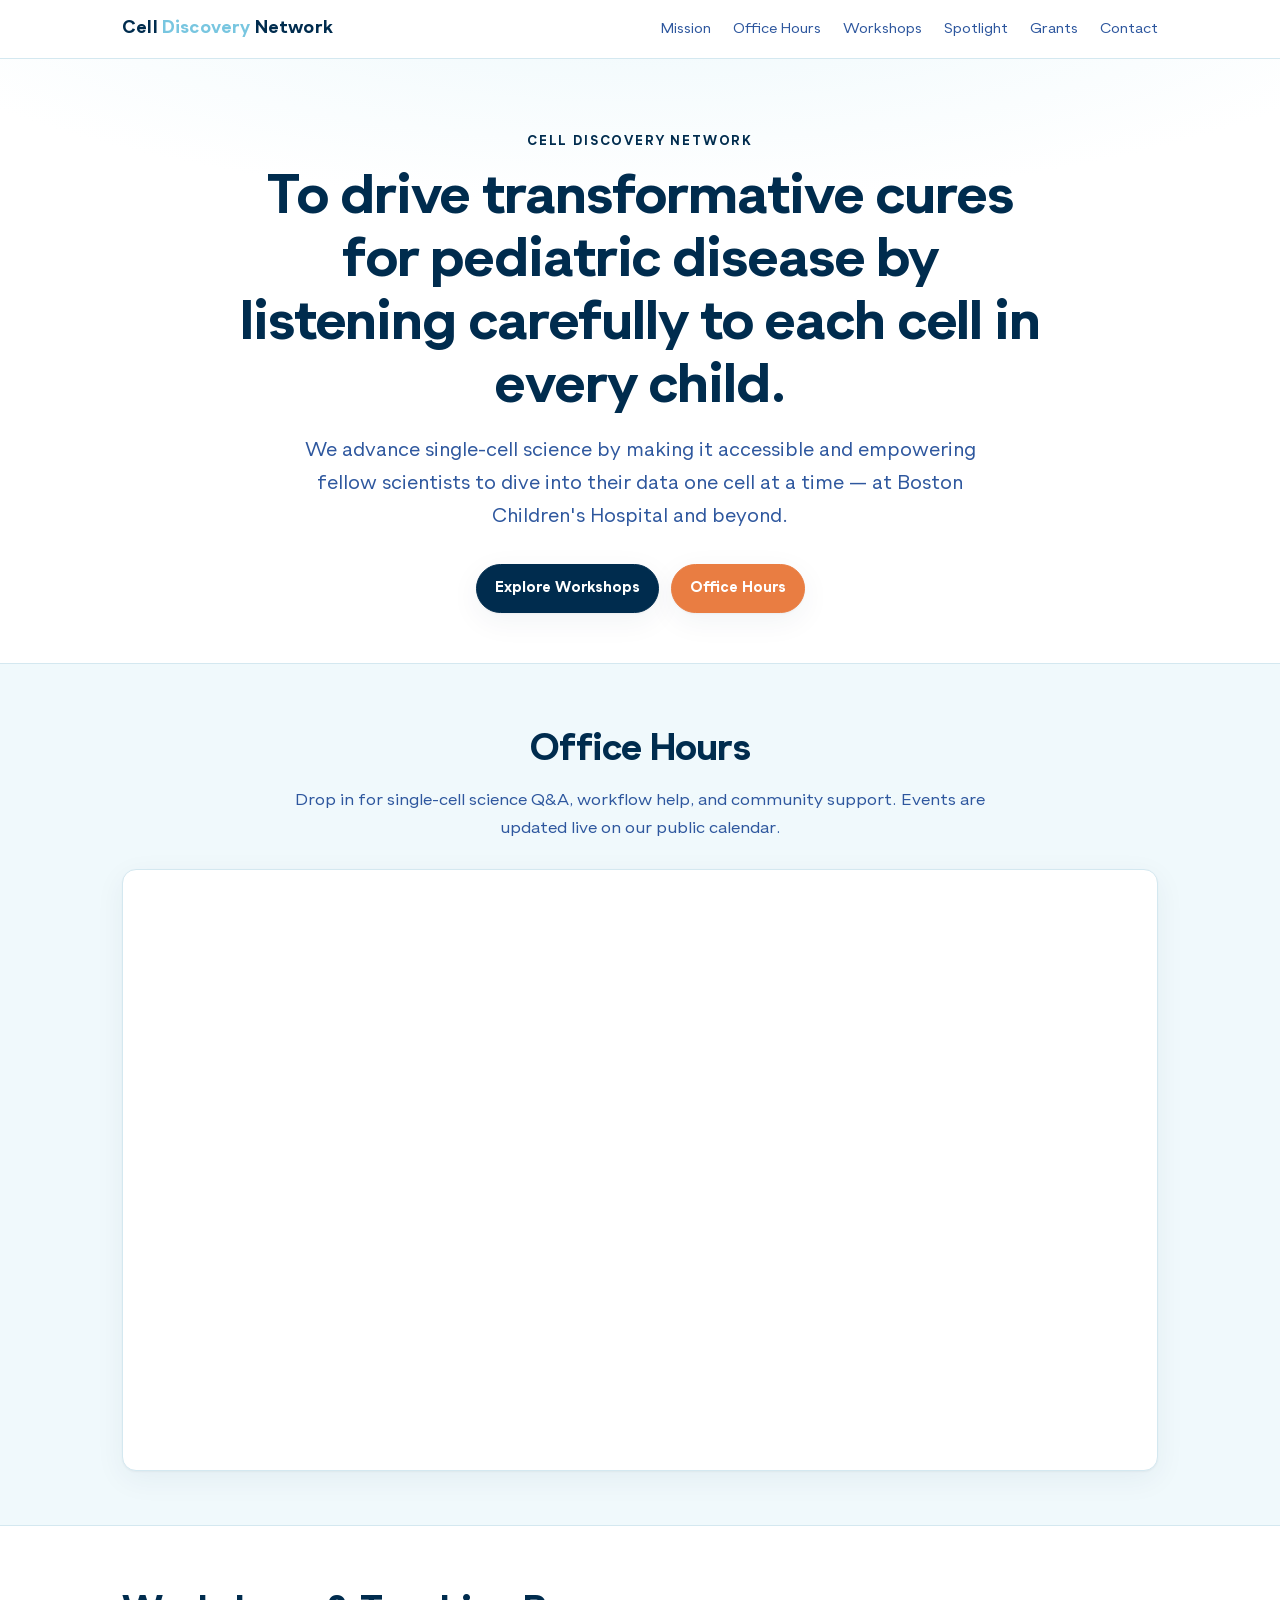
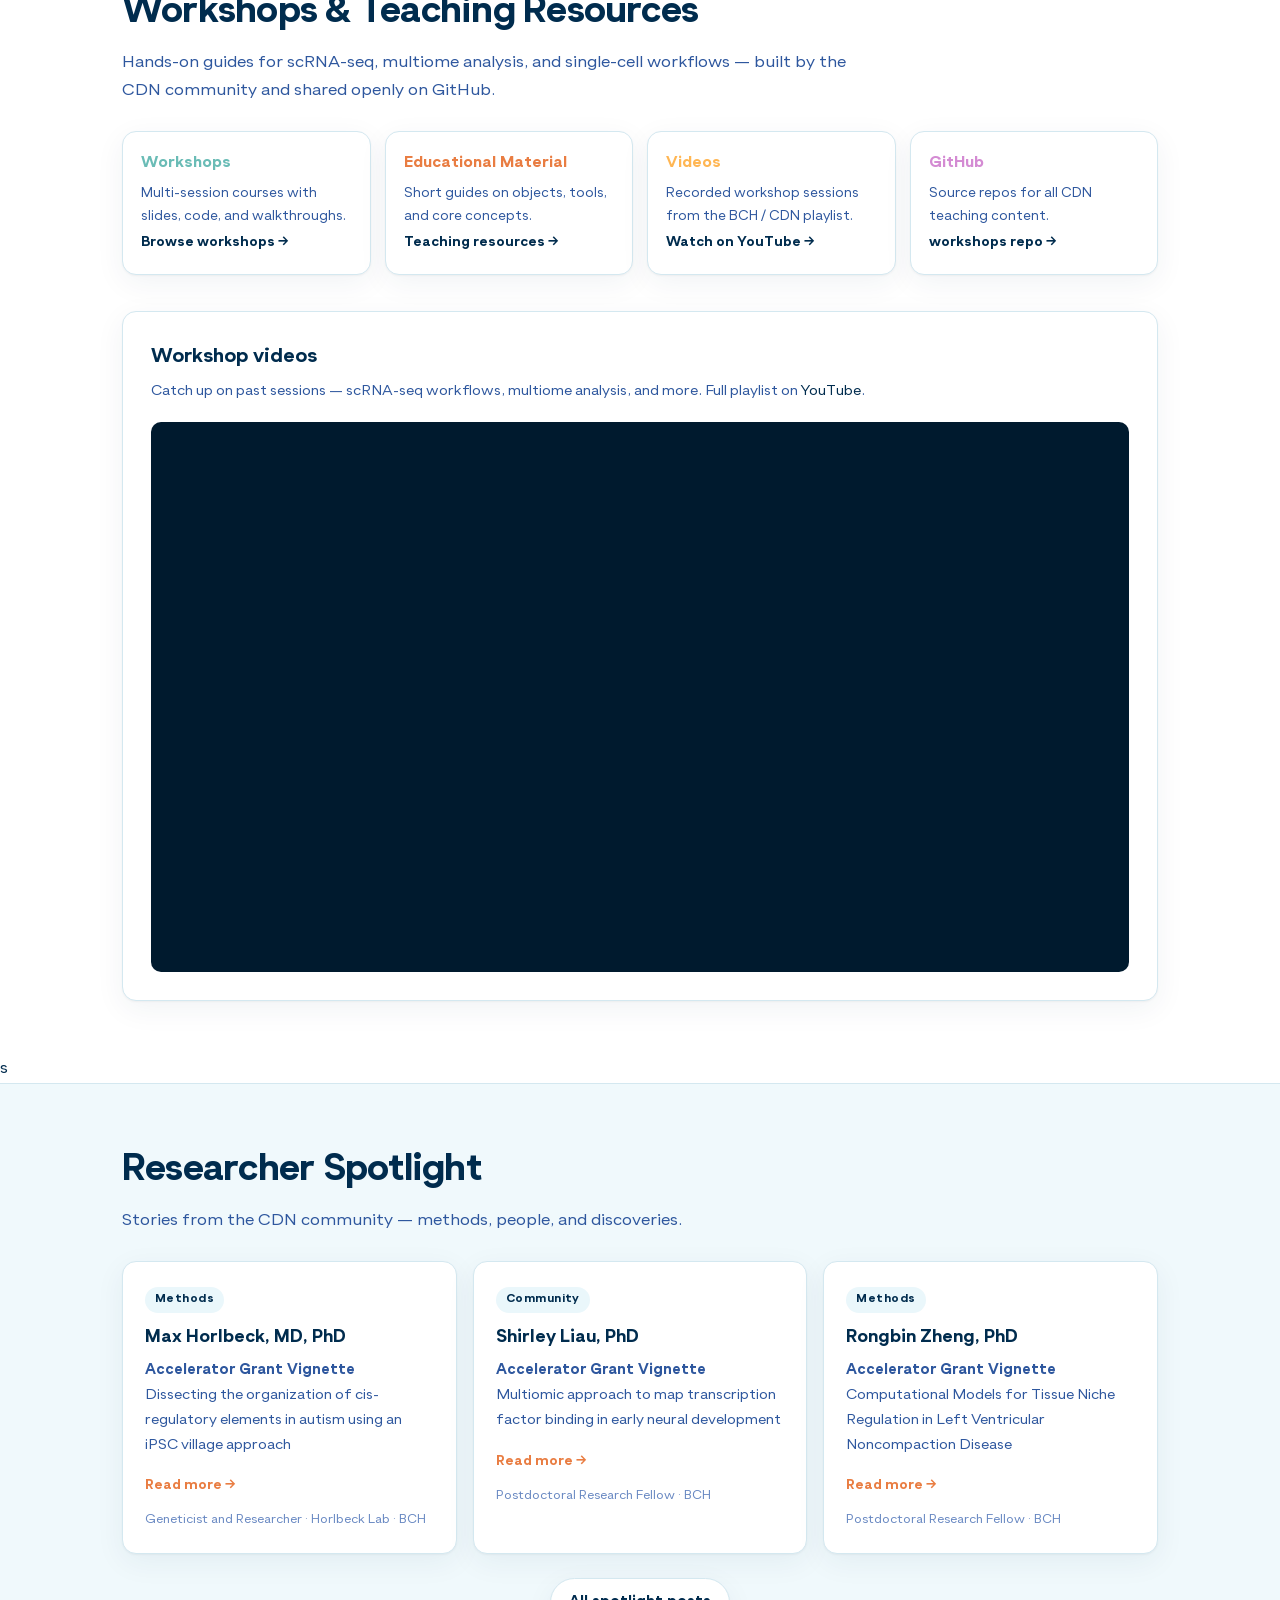
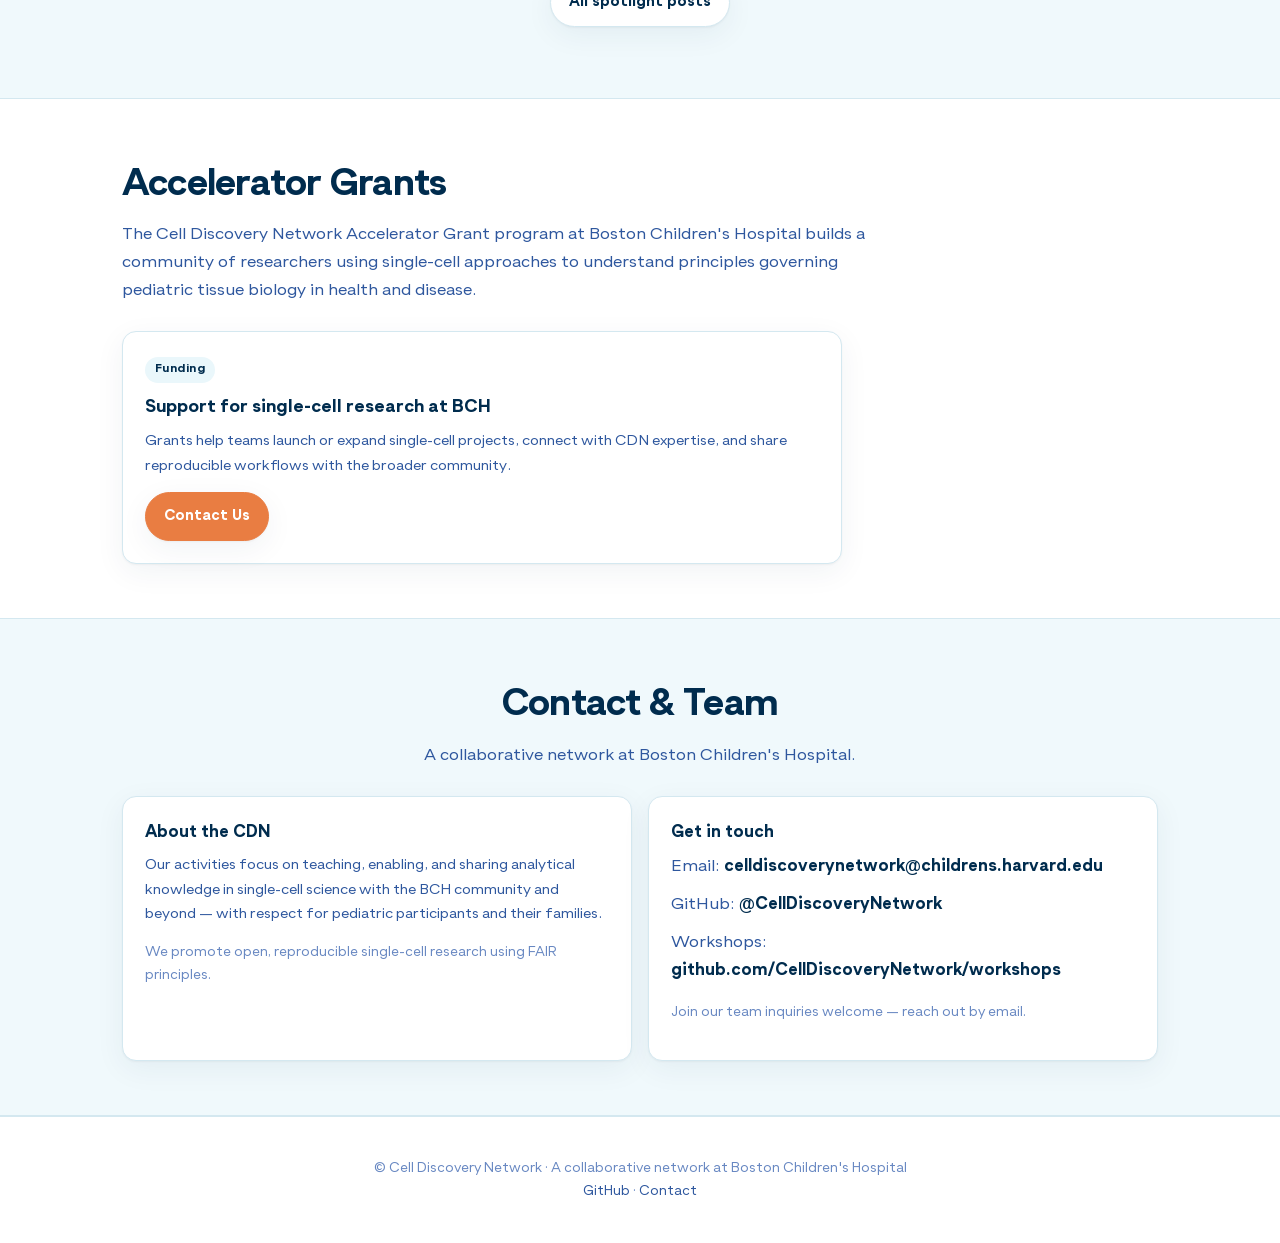
<file: index.html>
<!DOCTYPE html>
<html lang="en">
<head>
  <meta charset="utf-8">
  <meta name="viewport" content="width=device-width, initial-scale=1">
  <title>Cell Discovery Network — To drive transformative cures for pediatric disease</title>
  <meta name="description" content="The Cell Discovery Network advances single-cell science through teaching, workshops, and community at Boston Children's Hospital.">
  <link rel="stylesheet" href="styles.css?v=3">
</head>
<body>

  <nav class="nav">
    <div class="wrap">
      <a class="brand" href="#">Cell <span>Discovery</span> Network</a>
      <div class="links">
        <a href="#mission">Mission</a>
        <a href="#office-hours">Office Hours</a>
        <a href="#workshops">Workshops</a>
        <a href="#spotlight">Spotlight</a>
        <a href="#grants">Grants</a>
        <a href="#contact">Contact</a>
      </div>
    </div>
  </nav>

  <!-- 1. Mission -->
  <header id="mission" class="hero">
    <div class="wrap">
      <div class="eyebrow">Cell Discovery Network</div>
      <h1>To drive transformative cures for pediatric disease by listening carefully to each cell in every child.</h1>
      <p class="tag">
        We advance single-cell science by making it accessible and empowering fellow scientists
        to dive into their data one cell at a time — at Boston Children's Hospital and beyond.
      </p>
      <div class="btns">
        <a class="btn primary" href="#workshops">Explore Workshops</a>
        <a class="btn cta" href="#office-hours">Office Hours</a>
      </div>
    </div>
  </header>

  <!-- 2. Office Hours / Calendar -->
  <section id="office-hours" class="alt">
    <div class="wrap">
      <h2 class="h2 center">Office Hours</h2>
      <p class="lead center">
        Drop in for single-cell science Q&amp;A, workflow help, and community support.
        Events are updated live on our public calendar.
      </p>
      <div class="calendar-wrap">
        <iframe
          title="Cell Discovery Network Office Hours Calendar"
          src="https://calendar.google.com/calendar/embed?src=43a03c6feef66305f86297992f7d8873efe609f7ca886b6691a50a4d829212f5%40group.calendar.google.com&ctz=America%2FNew_York&color=%23002C4E"
          loading="lazy">
        </iframe>
      </div>
    </div>
  </section>

  <!-- 3. Teaching Resources / Workshops -->
  <section id="workshops">
    <div class="wrap">
      <h2 class="h2">Workshops &amp; Teaching Resources</h2>
      <p class="lead">
        Hands-on guides for scRNA-seq, multiome analysis, and single-cell workflows —
        built by the CDN community and shared openly on GitHub.
      </p>
      <div class="cats">
        <div class="cat">
          <h4 style="color: var(--cdn-seafoam)">Workshops</h4>
          <p>Multi-session courses with slides, code, and walkthroughs.</p>
          <a href="https://celldiscoverynetwork.github.io/workshops/">Browse workshops →</a>
        </div>
        <div class="cat">
          <h4 style="color: var(--accent-2)">Educational Material</h4>
          <p>Short guides on objects, tools, and core concepts.</p>
          <a href="https://celldiscoverynetwork.github.io/teaching-resources/">Teaching resources →</a>
        </div>
        <div class="cat">
          <h4 style="color: var(--cdn-gold)">Videos</h4>
          <p>Recorded workshop sessions from the BCH / CDN playlist.</p>
          <a href="https://www.youtube.com/playlist?list=PLNdnrJ0WHYVbBq-MVn_BhcNGoAZwxd5Gk">Watch on YouTube →</a>
        </div>
        <div class="cat">
          <h4 style="color: var(--cdn-lavender)">GitHub</h4>
          <p>Source repos for all CDN teaching content.</p>
          <a href="https://github.com/CellDiscoveryNetwork/workshops">workshops repo →</a>
        </div>
      </div>

      <div class="video-highlight">
        <h3>Workshop videos</h3>
        <p>
          Catch up on past sessions — scRNA-seq workflows, multiome analysis, and more.
          Full playlist on
          <a href="https://www.youtube.com/playlist?list=PLNdnrJ0WHYVbBq-MVn_BhcNGoAZwxd5Gk">YouTube</a>.
        </p>
        <div class="video-wrap">
          <iframe
            title="Cell Discovery Network workshop videos"
            src="https://www.youtube.com/embed/HWu7YTk-5hM?list=PLNdnrJ0WHYVbBq-MVn_BhcNGoAZwxd5Gk"
            allow="accelerometer; autoplay; clipboard-write; encrypted-media; gyroscope; picture-in-picture; web-share"
            allowfullscreen
            loading="lazy">
          </iframe>
        </div>
      </div>
    </div>
  </section>

  <!-- 4. Researcher Spotlight -->s
  <section id="spotlight" class="alt">
    <div class="wrap">
      <h2 class="h2">Researcher Spotlight</h2>
      <p class="lead">Stories from the CDN community — methods, people, and discoveries.</p>
      <div class="grid">
        <article class="card">
          <a class="card-link" href="spotlight/max-horlbeck-evie-pless.html">
            <span class="pill pill-seafoam">Methods</span>
            <h3>Max Horlbeck, MD, PhD</h3>
            <p><b>Accelerator Grant Vignette</b><br>Dissecting the organization of cis-regulatory elements in autism using an iPSC village approach</p>
            <span class="more">Read more →</span>
            <div class="meta">Geneticist and Researcher · Horlbeck Lab · BCH</div>
          </a>
        </article>
        <article class="card">
          <a class="card-link" href="spotlight/shirley-liau.html">
            <span class="pill pill-seafoam">Community</span>
            <h3>Shirley Liau, PhD</h3>
            <p><b>Accelerator Grant Vignette</b><br> Multiomic approach to map transcription factor binding in early neural development</p>
            <span class="more">Read more →</span>
            <div class="meta">Postdoctoral Research Fellow · BCH</div>
          </a>
        </article>
        <article class="card">
          <a class="card-link" href="spotlight/rongbin-zheng.pdf">
            <span class="pill pill-seafoam">Methods</span>
            <h3>Rongbin Zheng, PhD</h3>
            <p><b>Accelerator Grant Vignette</b><br> Computational Models for Tissue Niche Regulation in ​​Left Ventricular Noncompaction Disease</p>
            <span class="more">Read more →</span>
            <div class="meta">Postdoctoral Research Fellow · BCH</div>
          </a>
        </article>
      </div>
      <p style="margin-top: 24px; text-align: center;">
        <a class="btn" href="spotlight/">All spotlight posts</a>
      </p>
    </div>
  </section>

  <!-- 5. Accelerator Grants -->
  <section id="grants">
    <div class="wrap">
      <h2 class="h2">Accelerator Grants</h2>
      <p class="lead">
        The Cell Discovery Network Accelerator Grant program at Boston Children's Hospital
        builds a community of researchers using single-cell approaches to understand
        principles governing pediatric tissue biology in health and disease.
      </p>
      <div class="grid" style="grid-template-columns: 1fr; max-width: 720px;">
        <div class="card">
          <span class="pill">Funding</span>
          <h3>Support for single-cell research at BCH</h3>
          <p>
            Grants help teams launch or expand single-cell projects, connect with CDN
            expertise, and share reproducible workflows with the broader community.
          </p>
          <a class="btn cta" href="mailto:celldiscoverynetwork@childrens.harvard.edu?subject=Accelerator%20Grants%20inquiry">Contact Us</a>
        </div>
      </div>
    </div>
  </section>

  <!-- 6. Contact & Team -->
  <section id="contact" class="alt">
    <div class="wrap">
      <h2 class="h2 center">Contact &amp; Team</h2>
      <p class="lead center">A collaborative network at Boston Children's Hospital.</p>
      <div class="team-grid">
        <div class="card">
          <h3>About the CDN</h3>
          <p>
            Our activities focus on teaching, enabling, and sharing analytical knowledge
            in single-cell science with the BCH community and beyond — with respect
            for pediatric participants and their families.
          </p>
          <p style="margin-top: 12px; margin-bottom: 0; font-size: 14px; color: var(--muted);">
            We promote open, reproducible single-cell research using FAIR principles.
          </p>
        </div>
        <div class="card">
          <h3>Get in touch</h3>
          <ul class="contact-list">
            <li>Email: <a href="mailto:celldiscoverynetwork@childrens.harvard.edu">celldiscoverynetwork@childrens.harvard.edu</a></li>
            <li>GitHub: <a href="https://github.com/CellDiscoveryNetwork">@CellDiscoveryNetwork</a></li>
            <li>Workshops: <a href="https://github.com/CellDiscoveryNetwork/workshops">github.com/CellDiscoveryNetwork/workshops</a></li>
          </ul>
          <p style="margin-top: 16px; font-size: 14px; color: var(--muted);">
            <!-- Add Instagram or other social links here when ready -->
            Join our team inquiries welcome — reach out by email.
          </p>
        </div>
      </div>
    </div>
  </section>

  <footer>
    <div class="wrap">
      © Cell Discovery Network · A collaborative network at Boston Children's Hospital<br>
      <a href="https://github.com/CellDiscoveryNetwork">GitHub</a> ·
      <a href="mailto:celldiscoverynetwork@childrens.harvard.edu">Contact</a>
    </div>
  </footer>

</body>
</html>
</file>
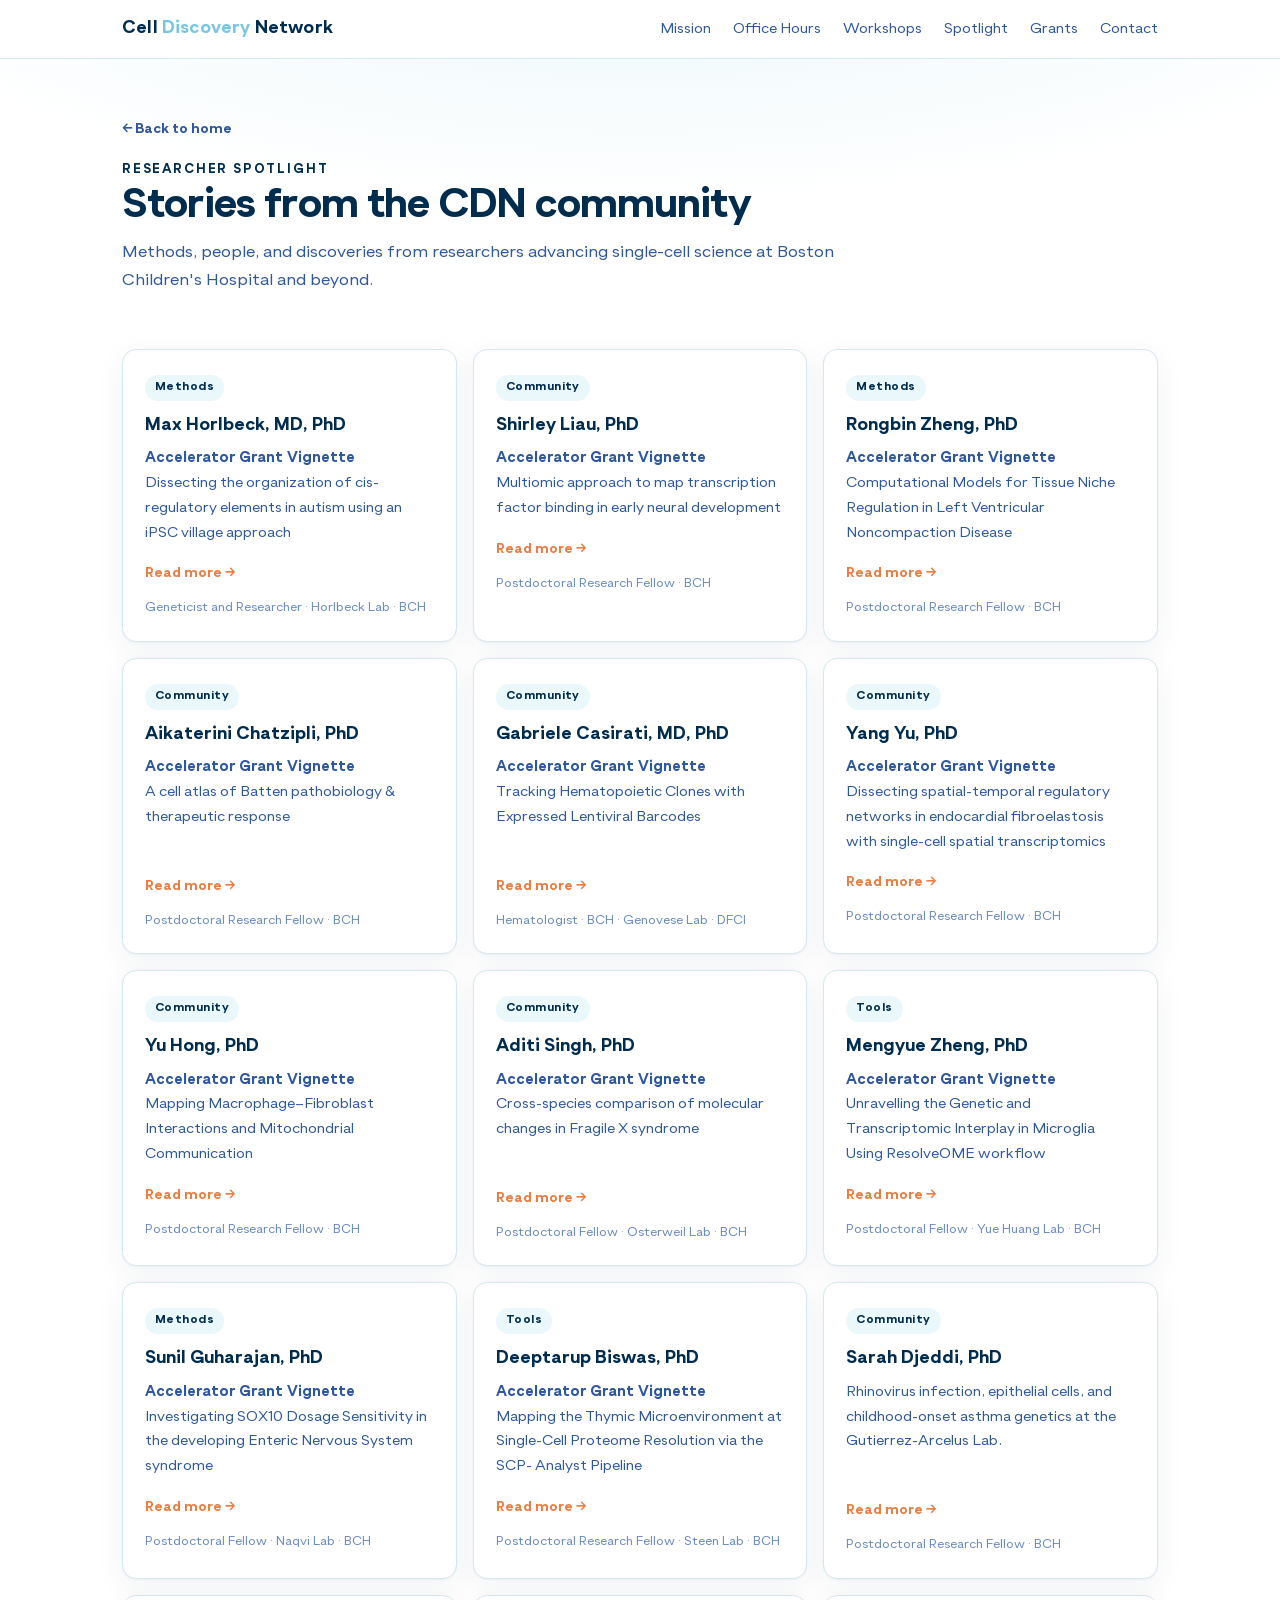
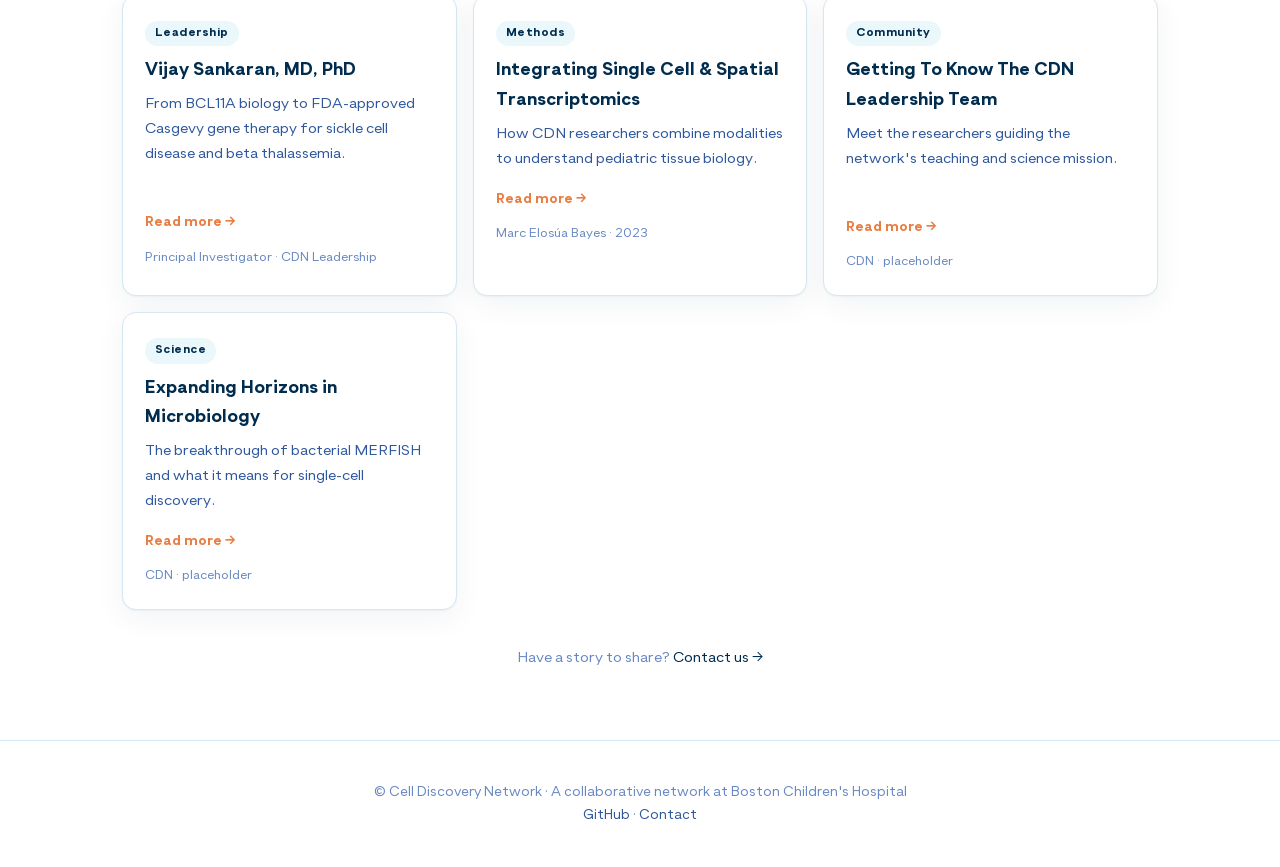
<file: spotlight/index.html>
<!DOCTYPE html>
<html lang="en">
<head>
  <meta charset="utf-8">
  <meta name="viewport" content="width=device-width, initial-scale=1">
  <title>Researcher Spotlight — Cell Discovery Network</title>
  <meta name="description" content="Stories from the Cell Discovery Network community — methods, people, and discoveries.">
  <link rel="stylesheet" href="../styles.css?v=3">
</head>
<body>

  <nav class="nav">
    <div class="wrap">
      <a class="brand" href="../index.html">Cell <span>Discovery</span> Network</a>
      <div class="links">
        <a href="../index.html#mission">Mission</a>
        <a href="../index.html#office-hours">Office Hours</a>
        <a href="../index.html#workshops">Workshops</a>
        <a href="./">Spotlight</a>
        <a href="../index.html#grants">Grants</a>
        <a href="../index.html#contact">Contact</a>
      </div>
    </div>
  </nav>

  <header class="page-hero">
    <div class="wrap">
      <a class="back" href="../index.html#spotlight">← Back to home</a>
      <div class="eyebrow">Researcher Spotlight</div>
      <h1>Stories from the CDN community</h1>
      <p class="lead" style="margin-bottom: 0;">
        Methods, people, and discoveries from researchers advancing single-cell science
        at Boston Children's Hospital and beyond.
      </p>
    </div>
  </header>

  <section>
    <div class="wrap">
      <div class="grid">
        <article class="card">
          <a class="card-link" href="max-horlbeck-evie-pless.html">
            <span class="pill pill-seafoam">Methods</span>
            <h3>Max Horlbeck, MD, PhD</h3>
            <p><b>Accelerator Grant Vignette</b><br>Dissecting the organization of cis-regulatory elements in autism using an iPSC village approach</p>
            <span class="more">Read more →</span>
            <div class="meta">Geneticist and Researcher · Horlbeck Lab · BCH</div>
          </a>
        </article>
        <article class="card">
          <a class="card-link" href="shirley-liau.html">
            <span class="pill pill-seafoam">Community</span>
            <h3>Shirley Liau, PhD</h3>
            <p><b>Accelerator Grant Vignette</b><br> Multiomic approach to map transcription factor binding in early neural development</p>
            <span class="more">Read more →</span>
            <div class="meta">Postdoctoral Research Fellow · BCH</div>
          </a>
        </article>
        <article class="card">
          <a class="card-link" href="rongbin-zheng.pdf">
            <span class="pill pill-seafoam">Methods</span>
            <h3>Rongbin Zheng, PhD</h3>
            <p><b>Accelerator Grant Vignette</b><br> Computational Models for Tissue Niche Regulation in ​​Left Ventricular Noncompaction Disease</p>
            <span class="more">Read more →</span>
            <div class="meta">Postdoctoral Research Fellow · BCH</div>
          </a>
        </article>
        <article class="card">
          <a class="card-link" href="aikaterini-chatzipli.pdf">
            <span class="pill pill-seafoam">Community</span>
            <h3>Aikaterini Chatzipli, PhD</h3>
            <p><b>Accelerator Grant Vignette</b><br> A cell atlas of Batten pathobiology & therapeutic response</p><br>
            <span class="more">Read more →</span>
            <div class="meta">Postdoctoral Research Fellow · BCH</div>
          </a>
        </article>
        <article class="card">
          <a class="card-link" href="gabriele_casirati.pdf">
            <span class="pill pill-seafoam">Community</span>
            <h3>Gabriele Casirati, MD, PhD</h3>
            <p><b>Accelerator Grant Vignette</b><br>Tracking Hematopoietic Clones with Expressed Lentiviral Barcodes</p><br>
            <span class="more">Read more →</span>
            <div class="meta">Hematologist · BCH · Genovese Lab · DFCI</div>
          </a>
        </article>
        <article class="card">
          <a class="card-link" href="yang-yu.pdf">
            <span class="pill pill-seafoam">Community</span>
            <h3>Yang Yu, PhD</h3>
            <p><b>Accelerator Grant Vignette</b><br> Dissecting spatial-temporal regulatory networks in endocardial fibroelastosis with single-cell spatial transcriptomics</p>
            <span class="more">Read more →</span>
            <div class="meta">Postdoctoral Research Fellow · BCH</div>
          </a>
        </article>
        <article class="card">
          <a class="card-link" href="yu-hong.pdf">
            <span class="pill pill-seafoam">Community</span>
            <h3>Yu Hong, PhD</h3>
            <p><b>Accelerator Grant Vignette</b><br>Mapping Macrophage–Fibroblast Interactions and Mitochondrial Communication</p>
            <span class="more">Read more →</span>
            <div class="meta">Postdoctoral Research Fellow · BCH</div>
          </a>
        </article>
        <article class="card">
          <a class="card-link" href="aditi-singh.pdf">
            <span class="pill pill-seafoam">Community</span>
            <h3>Aditi Singh, PhD</h3>
            <p><b>Accelerator Grant Vignette</b><br>Cross-species comparison of molecular changes in Fragile X
              syndrome</p><br>
            <span class="more">Read more →</span>
            <div class="meta">Postdoctoral Fellow · Osterweil Lab · BCH</div>
          </a>
        </article>
        <article class="card">
          <a class="card-link" href="mengyue_zheng.pdf"> 
            <span class="pill pill-seafoam">Tools</span>
            <h3>Mengyue Zheng, PhD</h3>
            <p><b>Accelerator Grant Vignette</b><br>Unravelling the Genetic and Transcriptomic Interplay in Microglia Using ResolveOME workflow</p>
            <span class="more">Read more →</span>
            <div class="meta">Postdoctoral Fellow · Yue Huang Lab · BCH</div>
          </a>
        </article>
        <article class="card">
          <a class="card-link" href="sunil-guharajan.pdf">
            <span class="pill pill-seafoam">Methods</span>
            <h3>Sunil Guharajan, PhD</h3>
            <p><b>Accelerator Grant Vignette</b><br>Investigating SOX10 Dosage Sensitivity in the developing Enteric Nervous System syndrome</p>
            <span class="more">Read more →</span>
            <div class="meta">Postdoctoral Fellow · Naqvi Lab · BCH</div>
          </a>
        </article>
        <article class="card">
          <a class="card-link" href="deeptarup_biswas.pdf">
            <span class="pill pill-seafoam">Tools</span>
            <h3>Deeptarup Biswas, PhD</h3>
            <p><b>Accelerator Grant Vignette</b><br>Mapping the Thymic Microenvironment at Single-Cell Proteome Resolution via the SCP-
Analyst Pipeline</p>
            <span class="more">Read more →</span>
            <div class="meta">Postdoctoral Research Fellow · Steen Lab · BCH</div>
          </a>
        </article>
        <article class="card">
          <a class="card-link" href="sarah-djeddi.html">
            <span class="pill pill-seafoam">Community</span>
            <h3>Sarah Djeddi, PhD</h3>
            <p>Rhinovirus infection, epithelial cells, and childhood-onset asthma genetics at the Gutierrez-Arcelus Lab.</p><br>
            <span class="more">Read more →</span>
            <div class="meta">Postdoctoral Research Fellow · BCH</div>
          </a>
        </article>
        <article class="card">
          <a class="card-link" href="vijay-sankaran.html">
            <span class="pill pill-gold">Leadership</span>
            <h3>Vijay Sankaran, MD, PhD</h3>
            <p>From BCL11A biology to FDA-approved Casgevy gene therapy for sickle cell disease and beta thalassemia.</p><br>
            <span class="more">Read more →</span>
            <div class="meta">Principal Investigator · CDN Leadership</div>
          </a>
        </article>
        <article class="card">
          <a class="card-link" href="single-cell-spatial.html">
            <span class="pill pill-lavender">Methods</span>
            <h3>Integrating Single Cell &amp; Spatial Transcriptomics</h3>
            <p>How CDN researchers combine modalities to understand pediatric tissue biology.</p>
            <span class="more">Read more →</span>
            <div class="meta">Marc Elosúa Bayes · 2023</div>
          </a>
        </article>
        <article class="card">
          <a class="card-link" href="leadership-team.html">
            <span class="pill pill-seafoam">Community</span>
            <h3>Getting To Know The CDN Leadership Team</h3>
            <p>Meet the researchers guiding the network's teaching and science mission.</p><br>
            <span class="more">Read more →</span>
            <div class="meta">CDN · placeholder</div>
          </a>
        </article>
        <article class="card">
          <a class="card-link" href="bacterial-merfish.html">
            <span class="pill pill-gold">Science</span>
            <h3>Expanding Horizons in Microbiology</h3>
            <p>The breakthrough of bacterial MERFISH and what it means for single-cell discovery.</p>
            <span class="more">Read more →</span>
            <div class="meta">CDN · placeholder</div>
          </a>
        </article>
      </div>

      <p style="margin-top: 36px; text-align: center; color: var(--muted); font-size: 15px;">
        Have a story to share?
        <a href="mailto:celldiscoverynetwork@childrens.harvard.edu?subject=Researcher%20Spotlight%20submission">Contact us →</a>
      </p>
    </div>
  </section>

  <footer>
    <div class="wrap">
      © Cell Discovery Network · A collaborative network at Boston Children's Hospital<br>
      <a href="https://github.com/CellDiscoveryNetwork">GitHub</a> ·
      <a href="mailto:celldiscoverynetwork@childrens.harvard.edu">Contact</a>
    </div>
  </footer>

</body>
</html>
</file>
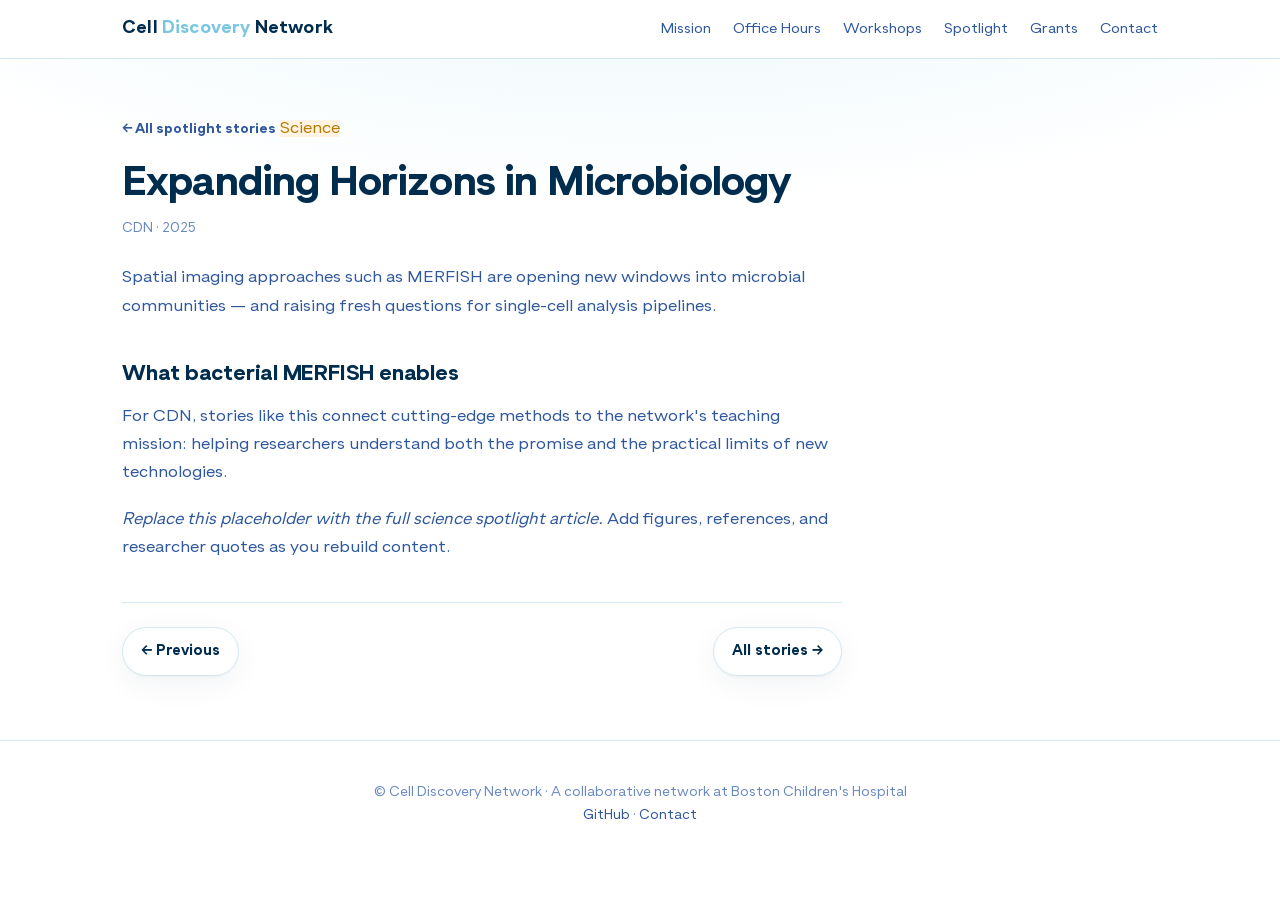
<file: spotlight/bacterial-merfish.html>
<!DOCTYPE html>
<html lang="en">
<head>
  <meta charset="utf-8">
  <meta name="viewport" content="width=device-width, initial-scale=1">
  <title>Expanding Horizons in Microbiology — Cell Discovery Network</title>
  <meta name="description" content="The breakthrough of bacterial MERFISH and what it means for single-cell discovery.">
  <link rel="stylesheet" href="../styles.css?v=3">
</head>
<body>

  <nav class="nav">
    <div class="wrap">
      <a class="brand" href="../index.html">Cell <span>Discovery</span> Network</a>
      <div class="links">
        <a href="../index.html#mission">Mission</a>
        <a href="../index.html#office-hours">Office Hours</a>
        <a href="../index.html#workshops">Workshops</a>
        <a href="./">Spotlight</a>
        <a href="../index.html#grants">Grants</a>
        <a href="../index.html#contact">Contact</a>
      </div>
    </div>
  </nav>

  <header class="page-hero">
    <div class="wrap">
      <a class="back" href="./">← All spotlight stories</a>
      <span class="pill pill-gold">Science</span>
      <h1>Expanding Horizons in Microbiology</h1>
      <p class="story-meta">CDN · 2025</p>
    </div>
  </header>

  <article class="story">
    <div class="wrap">
      <div class="story-body">
        <p>
          Spatial imaging approaches such as MERFISH are opening new windows into microbial
          communities — and raising fresh questions for single-cell analysis pipelines.
        </p>
        <h2>What bacterial MERFISH enables</h2>
        <p>
          For CDN, stories like this connect cutting-edge methods to the network's teaching
          mission: helping researchers understand both the promise and the practical limits
          of new technologies.
        </p>
        <p>
          <em>Replace this placeholder with the full science spotlight article.</em>
          Add figures, references, and researcher quotes as you rebuild content.
        </p>
        <div class="story-nav">
          <a class="btn" href="single-cell-spatial.html">← Previous</a>
          <a class="btn" href="./">All stories →</a>
        </div>
      </div>
    </div>
  </article>

  <footer>
    <div class="wrap">
      © Cell Discovery Network · A collaborative network at Boston Children's Hospital<br>
      <a href="https://github.com/CellDiscoveryNetwork">GitHub</a> ·
      <a href="mailto:celldiscoverynetwork@childrens.harvard.edu">Contact</a>
    </div>
  </footer>

</body>
</html>
</file>
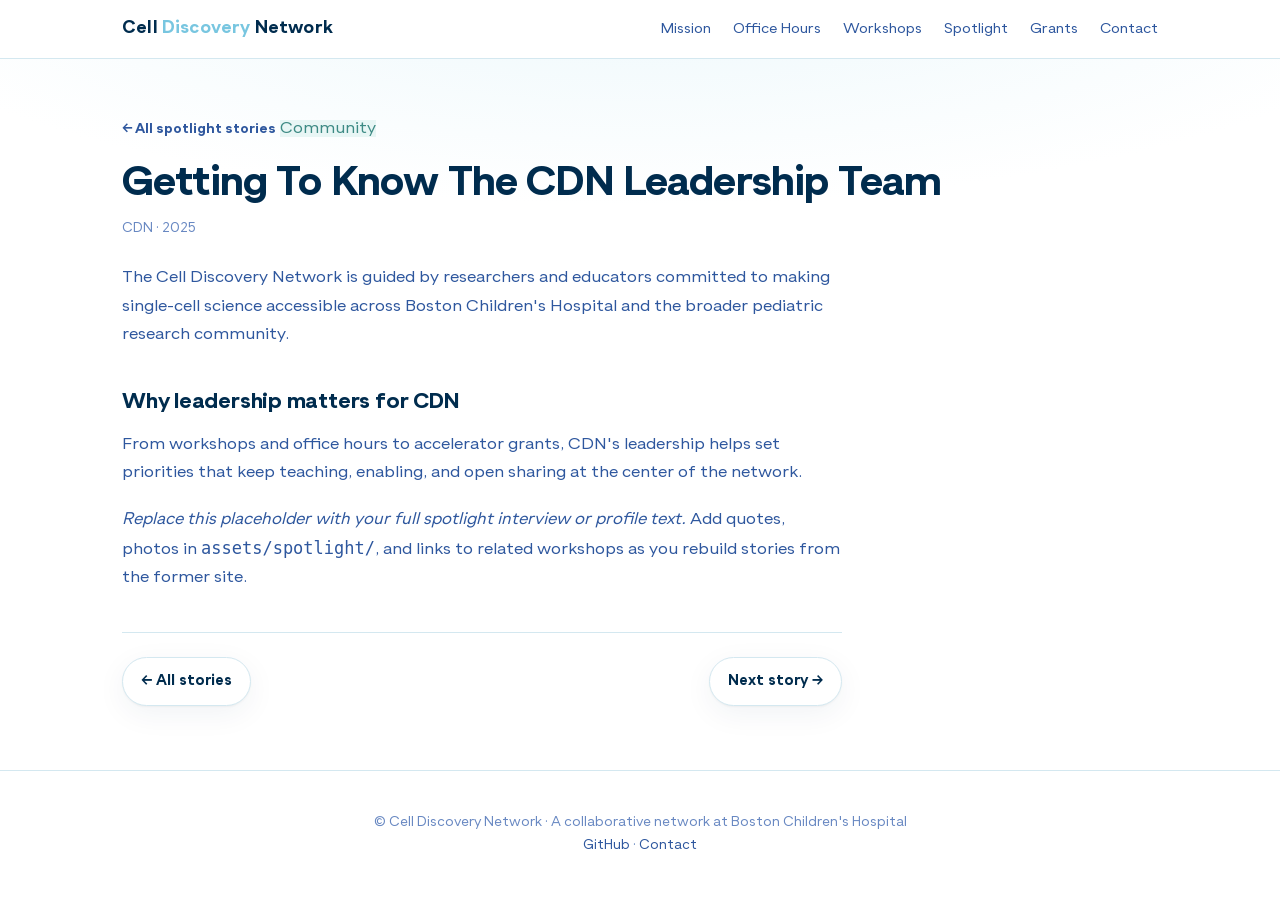
<file: spotlight/leadership-team.html>
<!DOCTYPE html>
<html lang="en">
<head>
  <meta charset="utf-8">
  <meta name="viewport" content="width=device-width, initial-scale=1">
  <title>Getting To Know The CDN Leadership Team — Cell Discovery Network</title>
  <meta name="description" content="Meet the researchers guiding the Cell Discovery Network's teaching and science mission.">
  <link rel="stylesheet" href="../styles.css?v=3">
</head>
<body>

  <nav class="nav">
    <div class="wrap">
      <a class="brand" href="../index.html">Cell <span>Discovery</span> Network</a>
      <div class="links">
        <a href="../index.html#mission">Mission</a>
        <a href="../index.html#office-hours">Office Hours</a>
        <a href="../index.html#workshops">Workshops</a>
        <a href="./">Spotlight</a>
        <a href="../index.html#grants">Grants</a>
        <a href="../index.html#contact">Contact</a>
      </div>
    </div>
  </nav>

  <header class="page-hero">
    <div class="wrap">
      <a class="back" href="./">← All spotlight stories</a>
      <span class="pill pill-seafoam">Community</span>
      <h1>Getting To Know The CDN Leadership Team</h1>
      <p class="story-meta">CDN · 2025</p>
    </div>
  </header>

  <article class="story">
    <div class="wrap">
      <div class="story-body">
        <p>
          The Cell Discovery Network is guided by researchers and educators committed to making
          single-cell science accessible across Boston Children's Hospital and the broader
          pediatric research community.
        </p>
        <h2>Why leadership matters for CDN</h2>
        <p>
          From workshops and office hours to accelerator grants, CDN's leadership helps set
          priorities that keep teaching, enabling, and open sharing at the center of the network.
        </p>
        <p>
          <em>Replace this placeholder with your full spotlight interview or profile text.</em>
          Add quotes, photos in <code>assets/spotlight/</code>, and links to related workshops
          as you rebuild stories from the former site.
        </p>
        <div class="story-nav">
          <a class="btn" href="./">← All stories</a>
          <a class="btn" href="single-cell-spatial.html">Next story →</a>
        </div>
      </div>
    </div>
  </article>

  <footer>
    <div class="wrap">
      © Cell Discovery Network · A collaborative network at Boston Children's Hospital<br>
      <a href="https://github.com/CellDiscoveryNetwork">GitHub</a> ·
      <a href="mailto:celldiscoverynetwork@childrens.harvard.edu">Contact</a>
    </div>
  </footer>

</body>
</html>
</file>
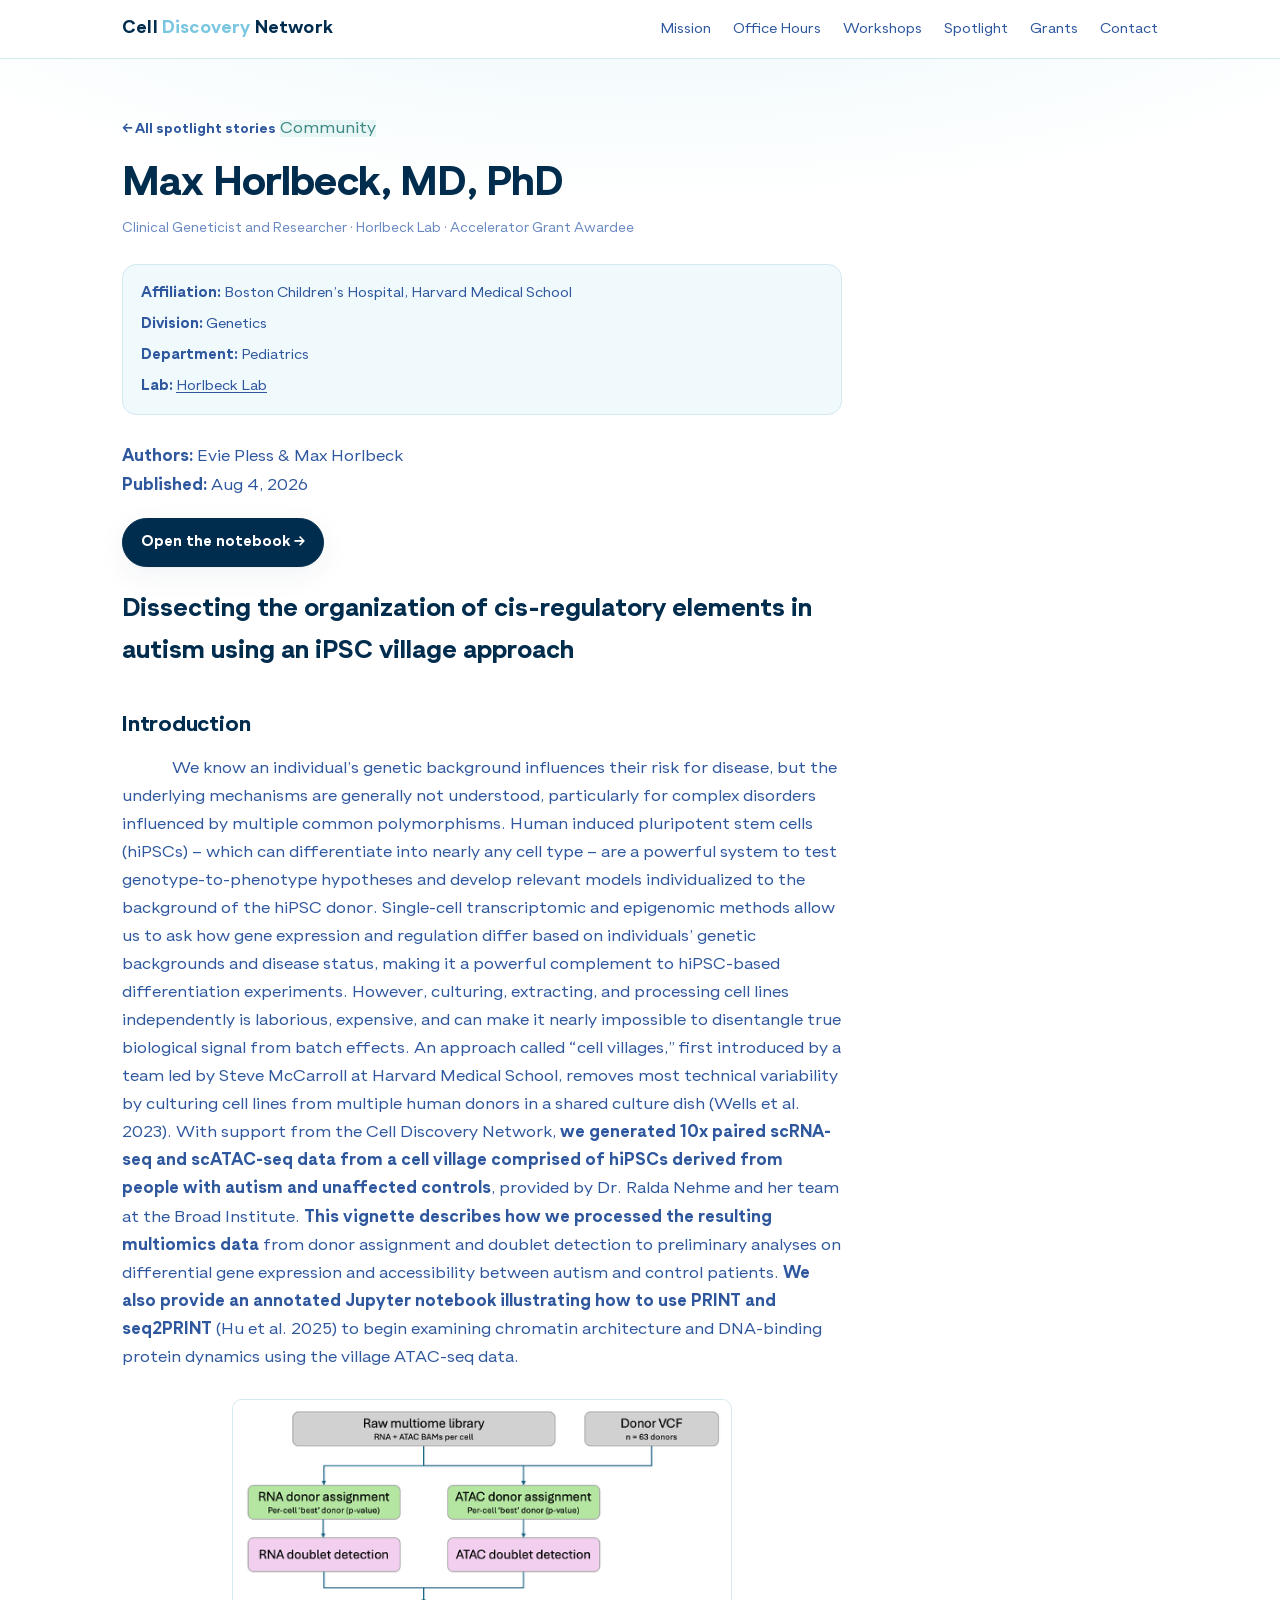
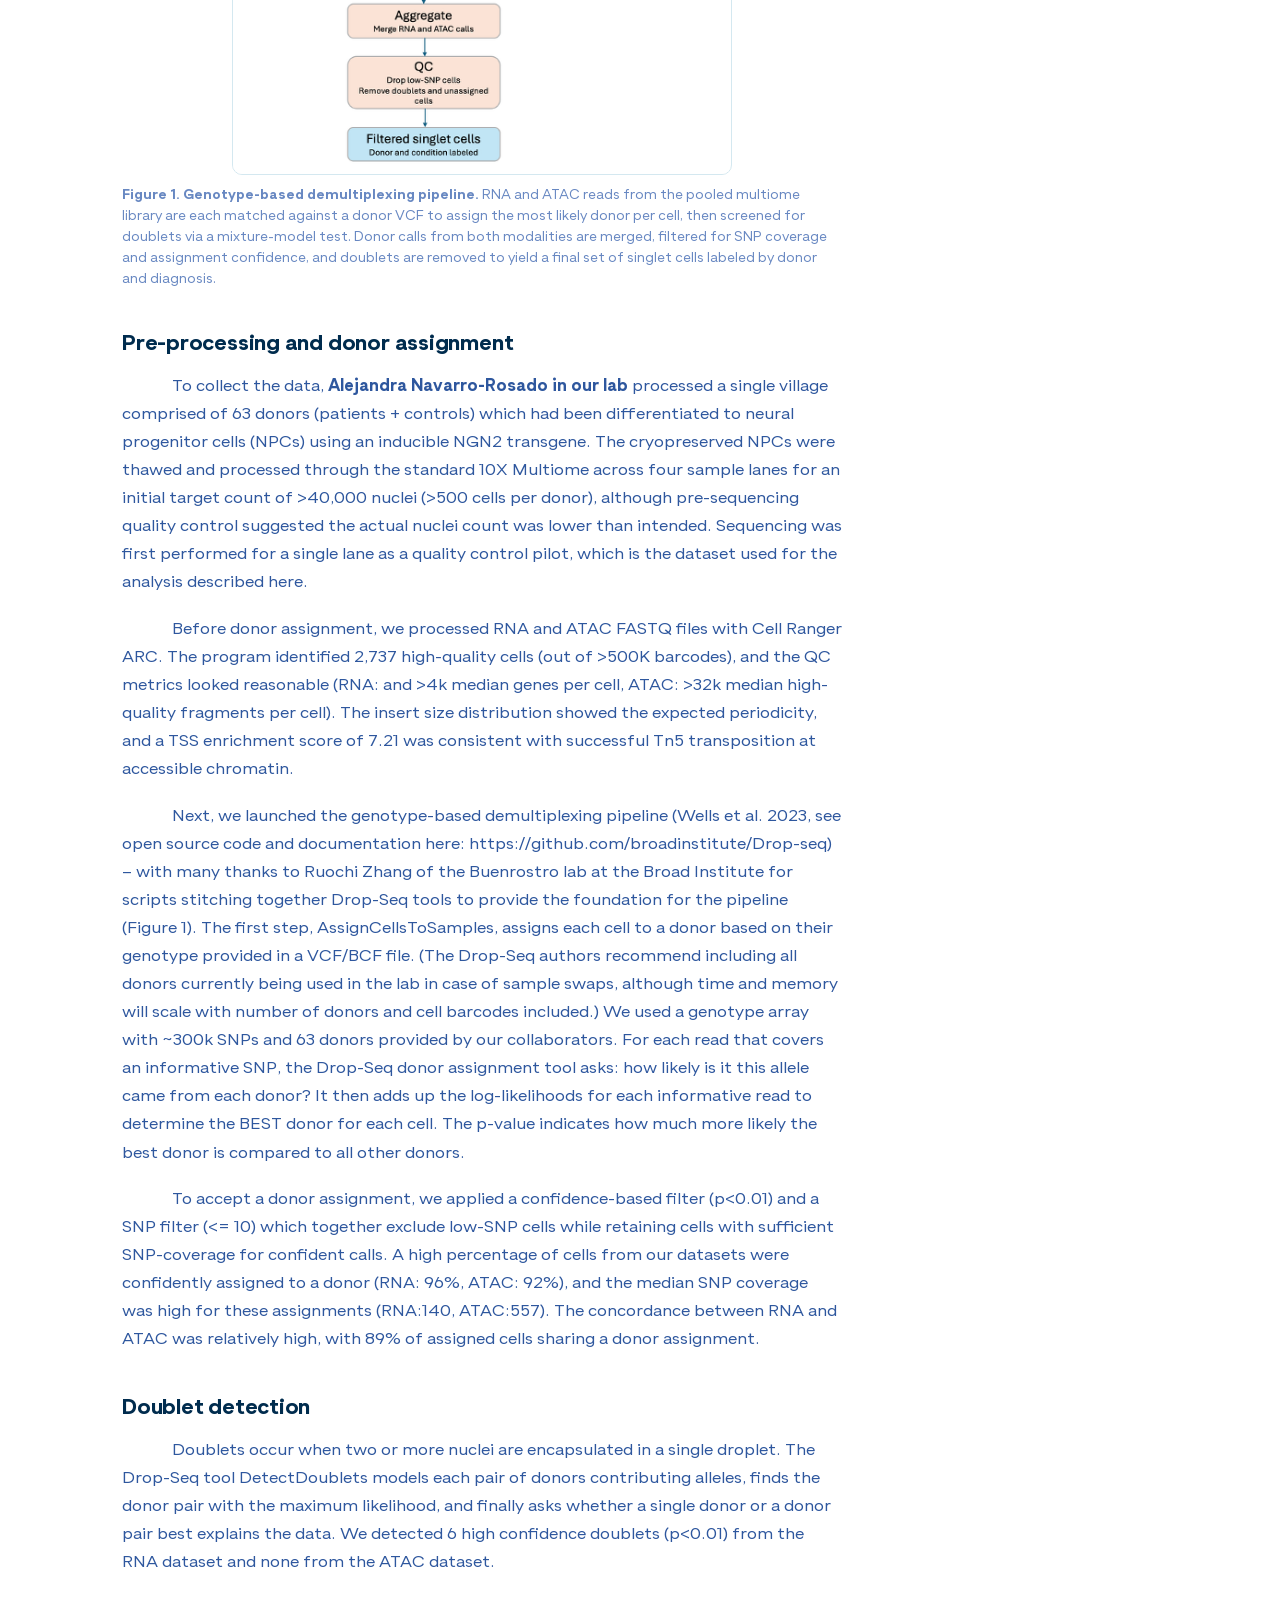
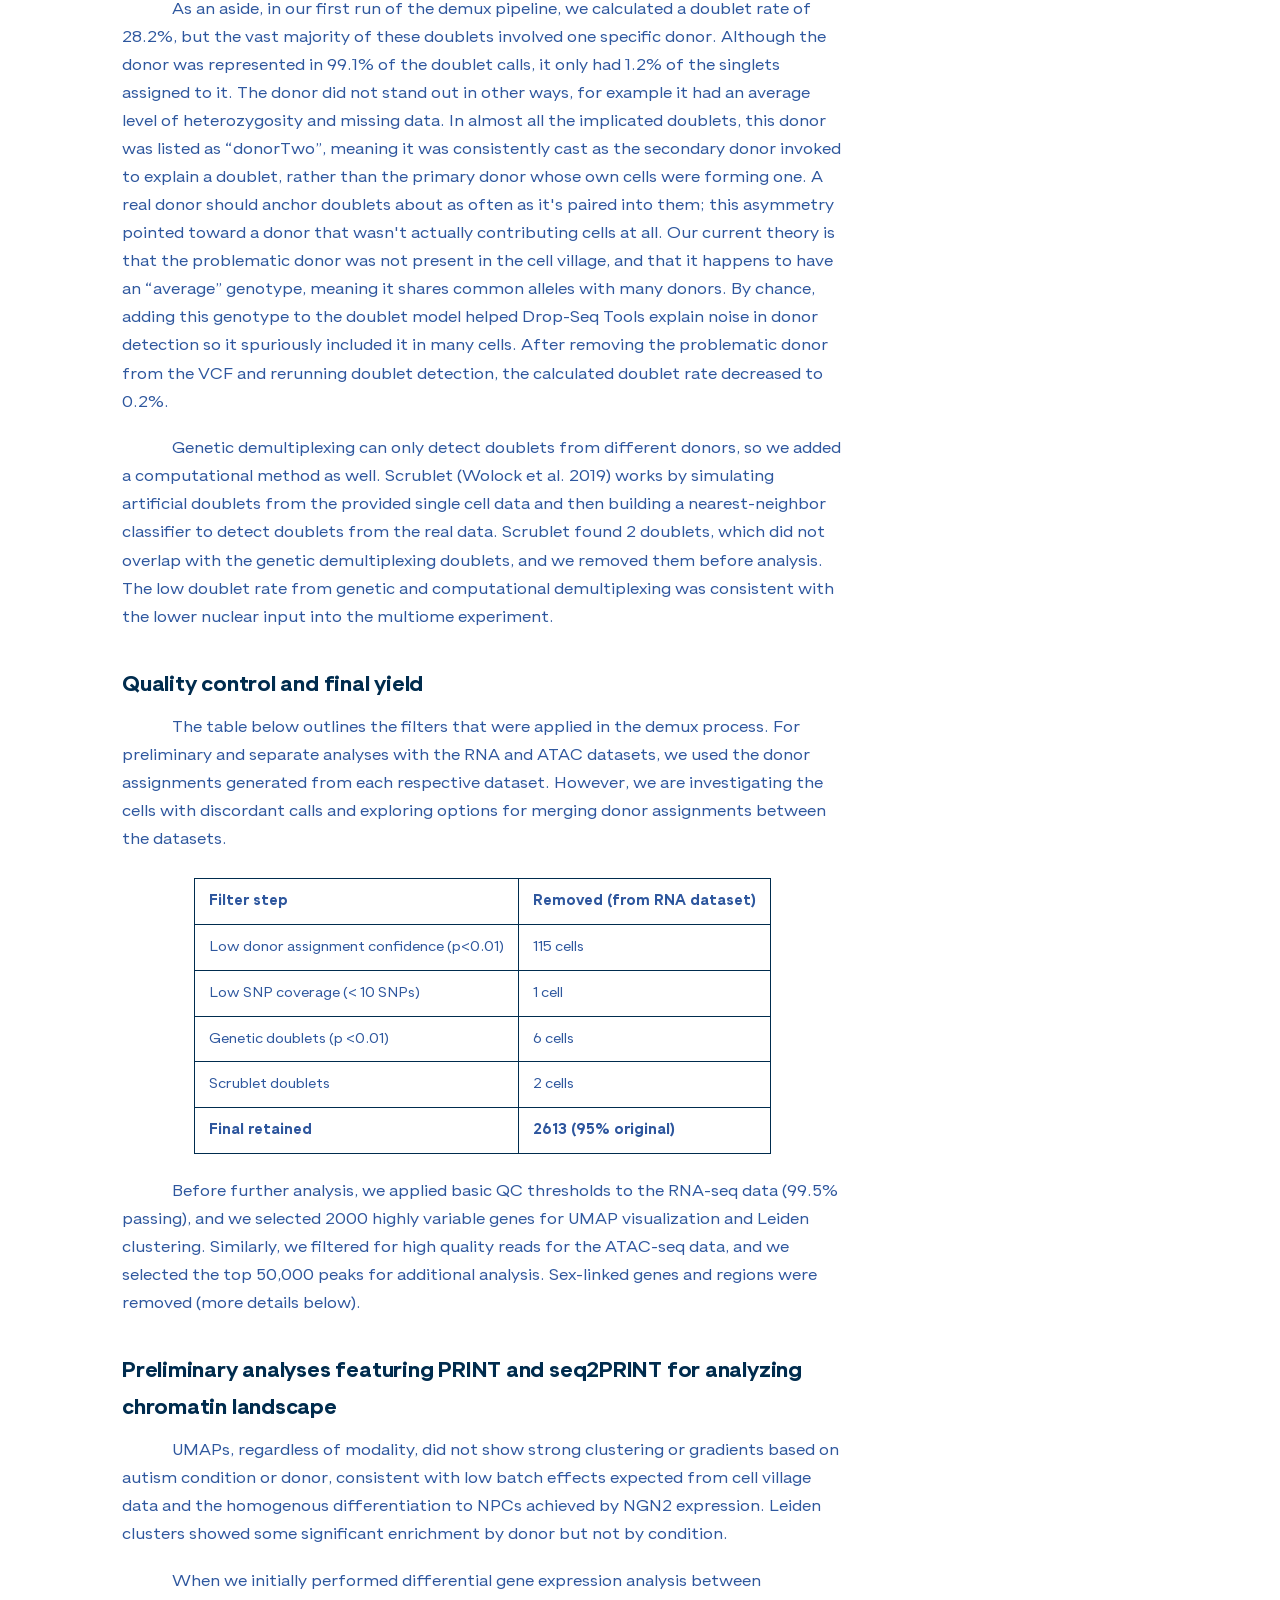
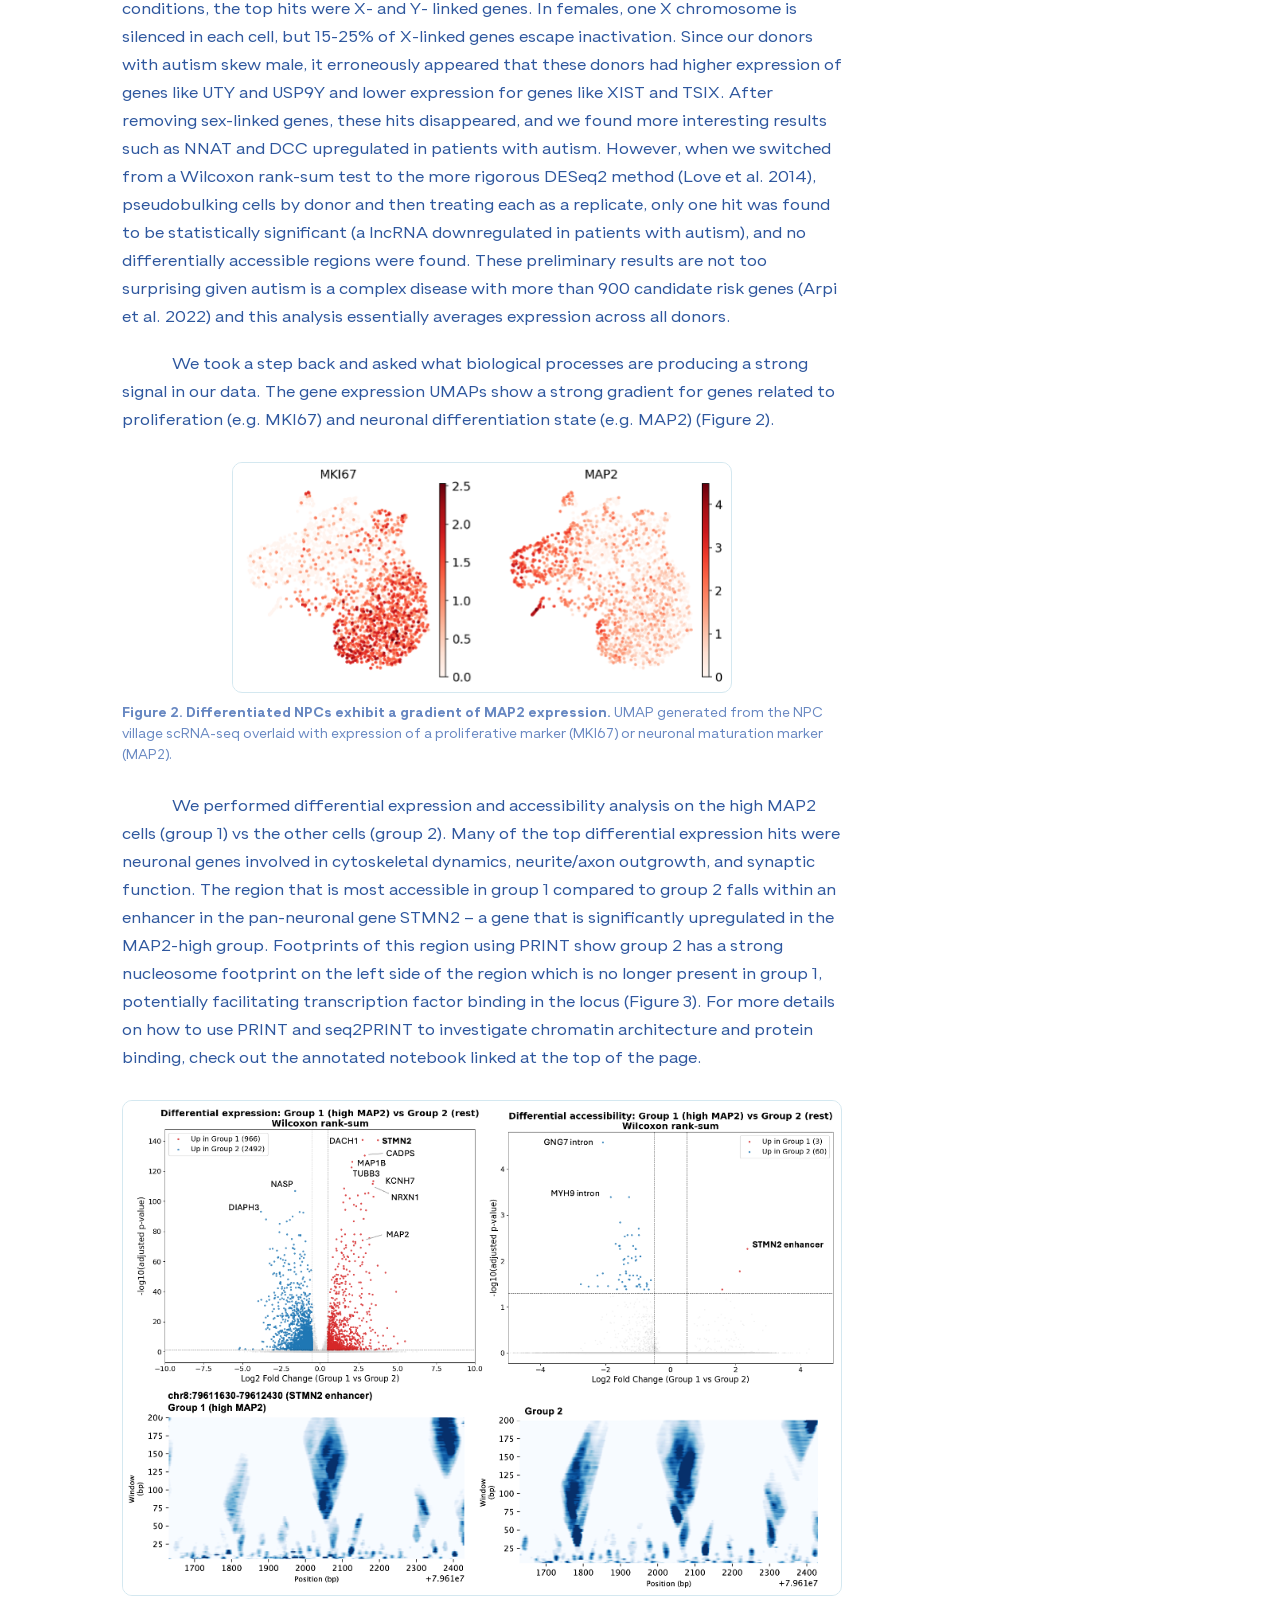
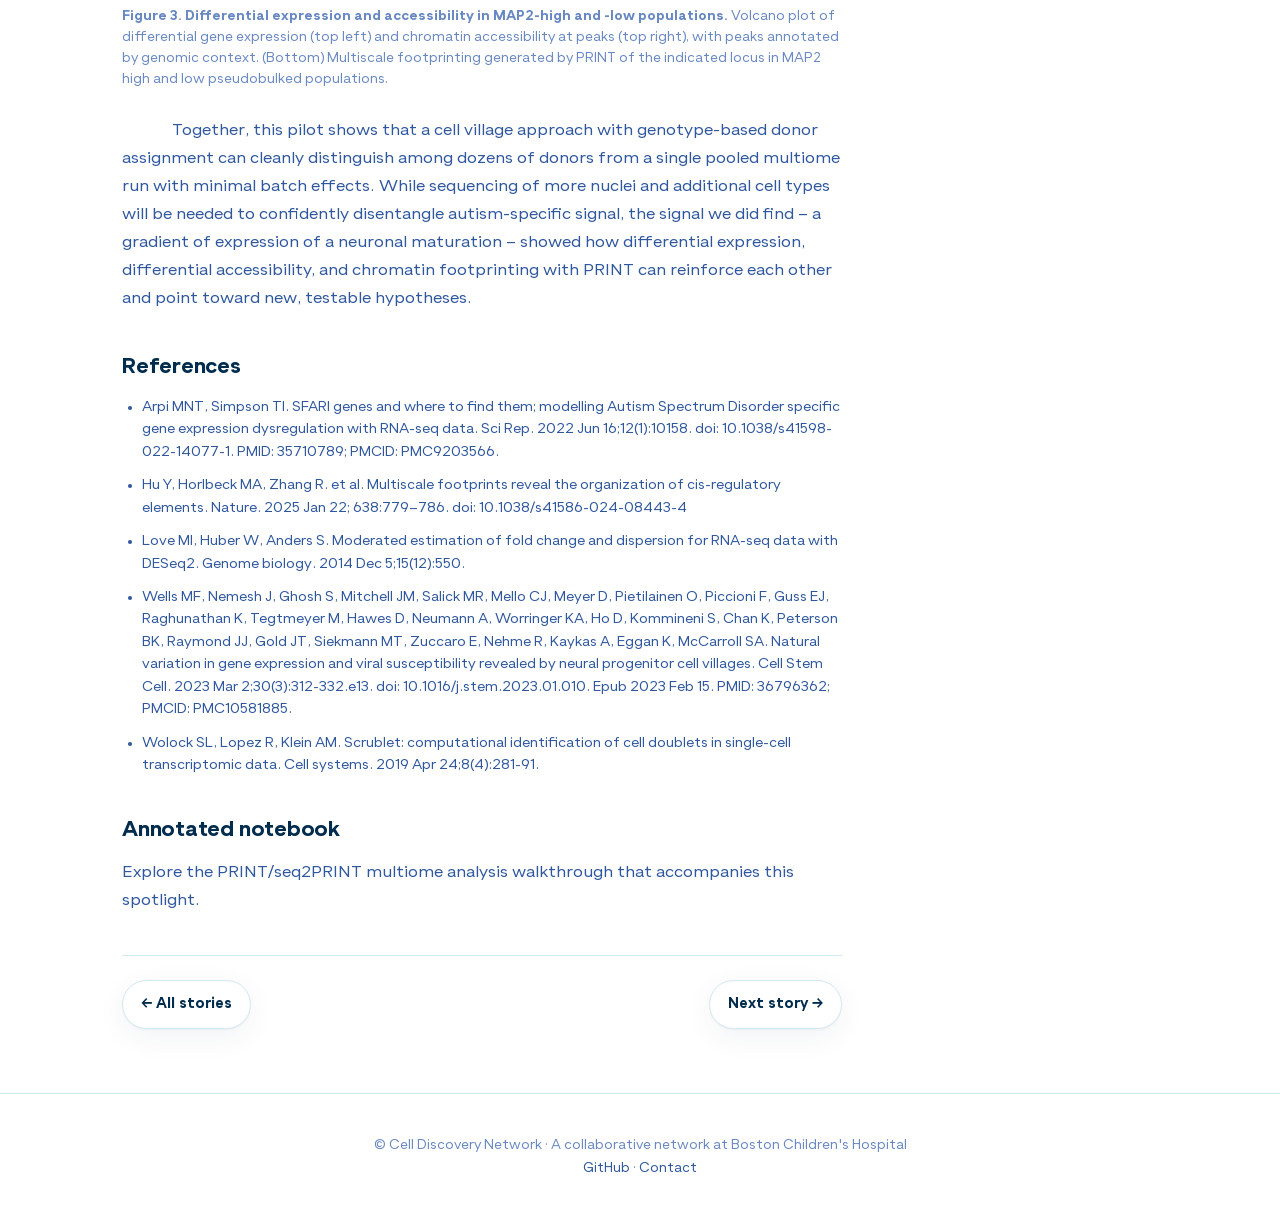
<file: spotlight/max-horlbeck-evie-pless.html>
<!DOCTYPE html>
<html lang="en">
<head>
  <meta charset="utf-8">
  <meta name="viewport" content="width=device-width, initial-scale=1">
  <!-- UPDATE: page title shown in the browser tab -->
  <title>Max Horlbeck, MD, PhD — Cell Discovery Network</title>
  <!-- UPDATE: short summary for search / social previews -->
  <meta name="description" content="CDN Researcher Spotlight with Max Horlbeck.">
  <!-- Always link up one level — styles live at the site root -->
  <link rel="stylesheet" href="../styles.css?v=3">
</head>
<body>

  <!-- ===== Nav (copy as-is on every spotlight page) ===== -->
  <nav class="nav">
    <div class="wrap">
      <a class="brand" href="../index.html">Cell <span>Discovery</span> Network</a>
      <div class="links">
        <a href="../index.html#mission">Mission</a>
        <a href="../index.html#office-hours">Office Hours</a>
        <a href="../index.html#workshops">Workshops</a>
        <a href="./">Spotlight</a>
        <a href="../index.html#grants">Grants</a>
        <a href="../index.html#contact">Contact</a>
      </div>
    </div>
  </nav>

  <!-- ===== Hero: name, pill category, one-line role ===== -->
  <header class="page-hero">
    <div class="wrap">
      <a class="back" href="./">← All spotlight stories</a>
      <!-- Pill options: pill-seafoam (Community), pill-gold (Leadership/Science), pill-lavender (Methods) -->
      <span class="pill pill-seafoam">Community</span>
      <h1>Max Horlbeck, MD, PhD</h1>
      <p class="story-meta">Clinical Geneticist and Researcher · Horlbeck Lab · Accelerator Grant Awardee</p>
    </div>
  </header>

  <article class="story">
    <div class="wrap">
      <div class="story-body">

        <!-- Affiliation box (optional — remove if not needed) -->
        <div class="story-affiliation">
          <div><strong>Affiliation:</strong> Boston Children’s Hospital, Harvard Medical School</div>
          <div><strong>Division:</strong> Genetics</div>
          <div><strong>Department:</strong> Pediatrics</div>
          <div><strong>Lab:</strong> <a href="https://horlbecklab.org/" target="_blank" rel="noopener noreferrer">Horlbeck Lab</a></div>
        </div>

        <!-- Headshot: put image in assets/spotlight/, name it clearly -->
        <!-- <figure class="story-portrait">
          <img src="../assets/spotlight/firstname-lastname-image1.png" alt="First Last" loading="lazy">
        </figure> -->

        <!-- Body copy: use <h2> for section / question titles, <p> for paragraphs -->
        <p>
          <b>Authors:</b> Evie Pless & Max Horlbeck  <br>
          <b>Published:</b> Aug 4, 2026  <br>
        </p>
        <p>
          <a class="btn primary" href="max-horlbeck-evie-pless-notebook.html">Open the notebook →</a>
        </p>
        <h1>Dissecting the organization of cis-regulatory elements in autism using an iPSC village approach</h1>
        <h2>Introduction</h2>
        <p style="text-indent: 50px">
          We know an individual’s genetic background influences their risk for disease, 
          but the underlying mechanisms are generally not understood, particularly for 
          complex disorders influenced by multiple common polymorphisms. Human induced 
          pluripotent stem cells (hiPSCs) – which can differentiate into nearly any 
          cell type – are a powerful system to test genotype-to-phenotype hypotheses 
          and develop relevant models individualized to the background of the hiPSC 
          donor. Single-cell transcriptomic and epigenomic methods allow us to ask 
          how gene expression and regulation differ based on individuals’ genetic 
          backgrounds and disease status, making it a powerful complement to hiPSC-based 
          differentiation experiments. However, culturing, extracting, and processing 
          cell lines independently is laborious, expensive, and can make it nearly 
          impossible to disentangle true biological signal from batch effects. An 
          approach called “cell villages,” first introduced by a team led by Steve 
          McCarroll at Harvard Medical School, removes most technical variability by 
          culturing cell lines from multiple human donors in a shared culture dish 
          (Wells et al. 2023). With support from the Cell Discovery Network, <b>we 
          generated 10x paired scRNA-seq and scATAC-seq data from a cell village 
          comprised of hiPSCs derived from people with autism and unaffected controls</b>, 
          provided by Dr. Ralda Nehme and her team at the Broad Institute. <b>This vignette 
          describes how we processed the resulting multiomics data</b> from donor assignment 
          and doublet detection to preliminary analyses on differential gene expression 
          and accessibility between autism and control patients. <b>We also provide an 
          annotated Jupyter notebook illustrating how to use PRINT and seq2PRINT</b> 
           (Hu et al. 2025) to begin examining chromatin architecture and DNA-binding 
          protein dynamics using the village ATAC-seq data. 
          <br> 
        </p>
        <figure class="story-figure">
          <img src="../assets/spotlight/Pless_Horlbeck_Picture1.png" alt="Figure 1. Genotype-based demultiplexing pipeline" loading="lazy" style="width: 500px; max-width: 100%; height: auto;">
          <figcaption><b>Figure 1. Genotype-based demultiplexing pipeline.</b> RNA and ATAC reads from the pooled multiome library are each matched against a donor VCF to assign the most likely donor per cell, then screened for doublets via a mixture-model test. Donor calls from both modalities are merged, filtered for SNP coverage and assignment confidence, and doublets are removed to yield a final set of singlet cells labeled by donor and diagnosis.</figcaption>
        </figure>

        <h2>Pre-processing and donor assignment</h2>
        <!-- Italicize interviewee quotes with <em>…</em> -->
        <p style="text-indent: 50px">
          To collect the data, <b>Alejandra Navarro-Rosado in our lab</b> processed a single village comprised of 63 donors (patients + controls) which had been differentiated to neural progenitor cells (NPCs) using an inducible NGN2 transgene. The cryopreserved NPCs were thawed and processed through the standard 10X Multiome across four sample lanes for an initial target count of >40,000 nuclei (>500 cells per donor), although pre-sequencing quality control suggested the actual nuclei count was lower than intended. Sequencing was first performed for a single lane as a quality control pilot, which is the dataset used for the analysis described here. 
        <br>
        </p>
        <p style="text-indent: 50px">
          Before donor assignment, we processed RNA and ATAC FASTQ files with Cell Ranger ARC. The program identified 2,737 high-quality cells (out of >500K barcodes), and the QC metrics looked reasonable (RNA: and >4k median genes per cell, ATAC: >32k median high-quality fragments per cell). The insert size distribution showed the expected periodicity, and a TSS enrichment score of 7.21 was consistent with successful Tn5 transposition at accessible chromatin. 
          <br>
        </p>
        <p style="text-indent: 50px">
          Next, we launched the genotype-based demultiplexing pipeline (Wells et al. 2023, see open source code and documentation here: https://github.com/broadinstitute/Drop-seq) – with many thanks to Ruochi Zhang of the Buenrostro lab at the Broad Institute for scripts stitching together Drop-Seq tools to provide the foundation for the pipeline (Figure 1). The first step, AssignCellsToSamples, assigns each cell to a donor based on their genotype provided in a VCF/BCF file. (The Drop-Seq authors recommend including all donors currently being used in the lab in case of sample swaps, although time and memory will scale with number of donors and cell barcodes included.) We used a genotype array with ~300k SNPs and 63 donors provided by our collaborators. For each read that covers an informative SNP, the Drop-Seq donor assignment tool asks: how likely is it this allele came from each donor? It then adds up the log-likelihoods for each informative read to determine the BEST donor for each cell. The p-value indicates how much more likely the best donor is compared to all other donors. 
          <br>
        </p>
        <p style="text-indent: 50px">
          To accept a donor assignment, we applied a confidence-based filter (p&lt;0.01) and a SNP filter (&lt;= 10) which together exclude low-SNP cells while retaining cells with sufficient SNP-coverage for confident calls. A high percentage of cells from our datasets were confidently assigned to a donor (RNA: 96%, ATAC: 92%), and the median SNP coverage was high for these assignments (RNA:140, ATAC:557). The concordance between RNA and ATAC was relatively high, with 89% of assigned cells sharing a donor assignment.
          <br>
        </p>

        <h2>Doublet detection</h2>
        <!-- Italicize interviewee quotes with <em>…</em> -->
        <p style="text-indent: 50px">
          Doublets occur when two or more nuclei are encapsulated in a single droplet. The Drop-Seq tool DetectDoublets models each pair of donors contributing alleles, finds the donor pair with the maximum likelihood, and finally asks whether a single donor or a donor pair best explains the data. We detected 6 high confidence doublets (p&lt;0.01) from the RNA dataset and none from the ATAC dataset.
        <br>
        </p>
        <p style="text-indent: 50px">
          As an aside, in our first run of the demux pipeline, we calculated a doublet rate of 28.2%, but the vast majority of these doublets involved one specific donor. Although the donor was represented in 99.1% of the doublet calls, it only had 1.2% of the singlets assigned to it. The donor did not stand out in other ways, for example it had an average level of heterozygosity and missing data. In almost all the implicated doublets, this donor was listed as “donorTwo”, meaning it was consistently cast as the secondary donor invoked to explain a doublet, rather than the primary donor whose own cells were forming one. A real donor should anchor doublets about as often as it's paired into them; this asymmetry pointed toward a donor that wasn't actually contributing cells at all. Our current theory is that the problematic donor was not present in the cell village, and that it happens to have an “average” genotype, meaning it shares common alleles with many donors. By chance, adding this genotype to the doublet model helped Drop-Seq Tools explain noise in donor detection so it spuriously included it in many cells. After removing the problematic donor from the VCF and rerunning doublet detection, the calculated doublet rate decreased to 0.2%.
          <br>
        </p>
        <p style="text-indent: 50px">
          Genetic demultiplexing can only detect doublets from different donors, so we added a computational method as well. Scrublet (Wolock et al. 2019) works by simulating artificial doublets from the provided single cell data and then building a nearest-neighbor classifier to detect doublets from the real data. Scrublet found 2 doublets, which did not overlap with the genetic demultiplexing doublets, and we removed them before analysis. The low doublet rate from genetic and computational demultiplexing was consistent with the lower nuclear input into the multiome experiment.
          <br>
        </p>

        <h2>Quality control and final yield</h2>
        <p style="text-indent: 50px">
          The table below outlines the filters that were applied in the demux process. For preliminary and separate analyses with the RNA and ATAC datasets, we used the donor assignments generated from each respective dataset. However, we are investigating the cells with discordant calls and exploring options for merging donor assignments between the datasets.
          <br>
        </p>
        <!-- 2-column table: centered on page, left-aligned cell text; first & last rows bold via .story-table -->
        <table class="story-table">
          <tr>
            <th>Filter step</th>
            <th>Removed (from RNA dataset)</th>
          </tr>
          <tr>
            <td>Low donor assignment confidence (p&lt;0.01)</td>
            <td>115 cells</td>
          </tr>
          <tr>
            <td>Low SNP coverage (&lt; 10 SNPs)</td>
            <td>1 cell</td>
          </tr>
          <tr>
            <td>Genetic doublets (p &lt;0.01)</td>
            <td>6 cells</td>
          </tr>
          <tr>
            <td>Scrublet doublets</td>
            <td>2 cells</td>
          </tr>
          <tr>
            <td>Final retained</td>
            <td>2613 (95% original)</td>
          </tr>
        </table>

        <p style="text-indent: 50px">
          Before further analysis, we applied basic QC thresholds to the RNA-seq data (99.5% passing), and we selected 2000 highly variable genes for UMAP visualization and Leiden clustering. Similarly, we filtered for high quality reads for the ATAC-seq data, and we selected the top 50,000 peaks for additional analysis. Sex-linked genes and regions were removed (more details below).
          <br>
        </p>

        <h2>Preliminary analyses featuring PRINT and seq2PRINT for analyzing chromatin landscape</h2>
        <p style="text-indent: 50px">
          UMAPs, regardless of modality, did not show strong clustering or gradients based on autism condition or donor, consistent with low batch effects expected from cell village data and the homogenous differentiation to NPCs achieved by NGN2 expression. Leiden clusters showed some significant enrichment by donor but not by condition.
          <br>
        </p>
        <p style="text-indent: 50px">
          When we initially performed differential gene expression analysis between conditions, the top hits were X- and Y- linked genes. In females, one X chromosome is silenced in each cell, but 15-25% of X-linked genes escape inactivation. Since our donors with autism skew male, it erroneously appeared that these donors had higher expression of genes like UTY and USP9Y and lower expression for genes like XIST and TSIX. After removing sex-linked genes, these hits disappeared, and we found more interesting results such as NNAT and DCC upregulated in patients with autism. However, when we switched from a Wilcoxon rank-sum test to the more rigorous DESeq2 method (Love et al. 2014), pseudobulking cells by donor and then treating each as a replicate, only one hit was found to be statistically significant (a lncRNA downregulated in patients with autism), and no differentially accessible regions were found. These preliminary results are not too surprising given autism is a complex disease with more than 900 candidate risk genes (Arpi et al. 2022) and this analysis essentially averages expression across all donors.
          <br>
        </p>
        <p style="text-indent: 50px">
          We took a step back and asked what biological processes are producing a strong signal in our data. The gene expression UMAPs show a strong gradient for genes related to proliferation (e.g. MKI67) and neuronal differentiation state (e.g. MAP2) (Figure 2). 
          <br>
        </p>
        <figure class="story-figure">
          <img src="../assets/spotlight/Pless_Horlbeck_Picture2.png" alt="Figure 2. Gene expression UMAPs" loading="lazy" style="width: 500px; max-width: 100%; height: auto;">
          <figcaption><b>Figure 2. Differentiated NPCs exhibit a gradient of MAP2 expression.</b> UMAP generated from the NPC village scRNA-seq overlaid with expression of a proliferative marker (MKI67) or neuronal maturation marker (MAP2).</figcaption>
        </figure>

        <p style="text-indent: 50px">
          We performed differential expression and accessibility analysis on the high MAP2 cells (group 1) vs the other cells (group 2). Many of the top differential expression hits were neuronal genes involved in cytoskeletal dynamics, neurite/axon outgrowth, and synaptic function. The region that is most accessible in group 1 compared to group 2 falls within an enhancer in the pan-neuronal gene STMN2 – a gene that is significantly upregulated in the MAP2-high group. Footprints of this region using PRINT show group 2 has a strong nucleosome footprint on the left side of the region which is no longer present in group 1, potentially facilitating transcription factor binding in the locus (Figure 3). For more details on how to use PRINT and seq2PRINT to investigate chromatin architecture and protein binding, check out the annotated notebook linked at the top of the page.
          <br>
        </p>
        <figure class="story-figure">
          <img src="../assets/spotlight/Pless_Horlbeck_Picture3.png" alt="Figure 3. Gene expression" loading="lazy" style="width: 750px; max-width: 100%; height: auto;">
          <figcaption><b>Figure 3. Differential expression and accessibility in MAP2-high and -low populations.</b> Volcano plot of differential gene expression (top left) and chromatin accessibility at peaks (top right), with peaks annotated by genomic context. (Bottom) Multiscale footprinting generated by PRINT of the indicated locus in MAP2 high and low pseudobulked populations.</figcaption>
        </figure>
        <p style="text-indent: 50px">
          Together, this pilot shows that a cell village approach with genotype-based donor assignment can cleanly distinguish among dozens of donors from a single pooled multiome run with minimal batch effects. While sequencing of more nuclei and additional cell types will be needed to confidently disentangle autism-specific signal, the signal we did find – a gradient of expression of a neuronal maturation – showed how differential expression, differential accessibility, and chromatin footprinting with PRINT can reinforce each other and point toward new, testable hypotheses. 
          <br>
        </p>
        <h2>References</h2>
        <ul class="refs">
          <li>Arpi MNT, Simpson TI. SFARI genes and where to find them; modelling Autism Spectrum Disorder specific gene expression dysregulation with RNA-seq data. Sci Rep. 2022 Jun 16;12(1):10158. doi: 10.1038/s41598-022-14077-1. PMID: 35710789; PMCID: PMC9203566.</li>
          <li>Hu Y, Horlbeck MA, Zhang R. et al. Multiscale footprints reveal the organization of cis-regulatory elements. Nature. 2025 Jan 22; 638:779–786. doi: 10.1038/s41586-024-08443-4 </li>
          <li>Love MI, Huber W, Anders S. Moderated estimation of fold change and dispersion for RNA-seq data with DESeq2. Genome biology. 2014 Dec 5;15(12):550.</li>
          <li>Wells MF, Nemesh J, Ghosh S, Mitchell JM, Salick MR, Mello CJ, Meyer D, Pietilainen O, Piccioni F, Guss EJ, Raghunathan K, Tegtmeyer M, Hawes D, Neumann A, Worringer KA, Ho D, Kommineni S, Chan K, Peterson BK, Raymond JJ, Gold JT, Siekmann MT, Zuccaro E, Nehme R, Kaykas A, Eggan K, McCarroll SA. Natural variation in gene expression and viral susceptibility revealed by neural progenitor cell villages. Cell Stem Cell. 2023 Mar 2;30(3):312-332.e13. doi: 10.1016/j.stem.2023.01.010. Epub 2023 Feb 15. PMID: 36796362; PMCID: PMC10581885.</li>
          <li> Wolock SL, Lopez R, Klein AM. Scrublet: computational identification of cell doublets in single-cell transcriptomic data. Cell systems. 2019 Apr 24;8(4):281-91.</li>
        </ul>

        <h2>Annotated notebook</h2>
        <p>
          Explore the PRINT/seq2PRINT multiome analysis walkthrough that accompanies this spotlight.
        </p>
        
        <!-- Prev / next: update hrefs to neighboring stories, or point both to ./ -->
        <div class="story-nav">
          <a class="btn" href="./">← All stories</a>
          <a class="btn" href="./">Next story →</a>
        </div>

      </div>
    </div>
  </article>

  <!-- ===== Footer (copy as-is) ===== -->
  <footer>
    <div class="wrap">
      © Cell Discovery Network · A collaborative network at Boston Children's Hospital<br>
      <a href="https://github.com/CellDiscoveryNetwork">GitHub</a> ·
      <a href="mailto:celldiscoverynetwork@childrens.harvard.edu">Contact</a>
    </div>
  </footer>

</body>
</html>
</file>
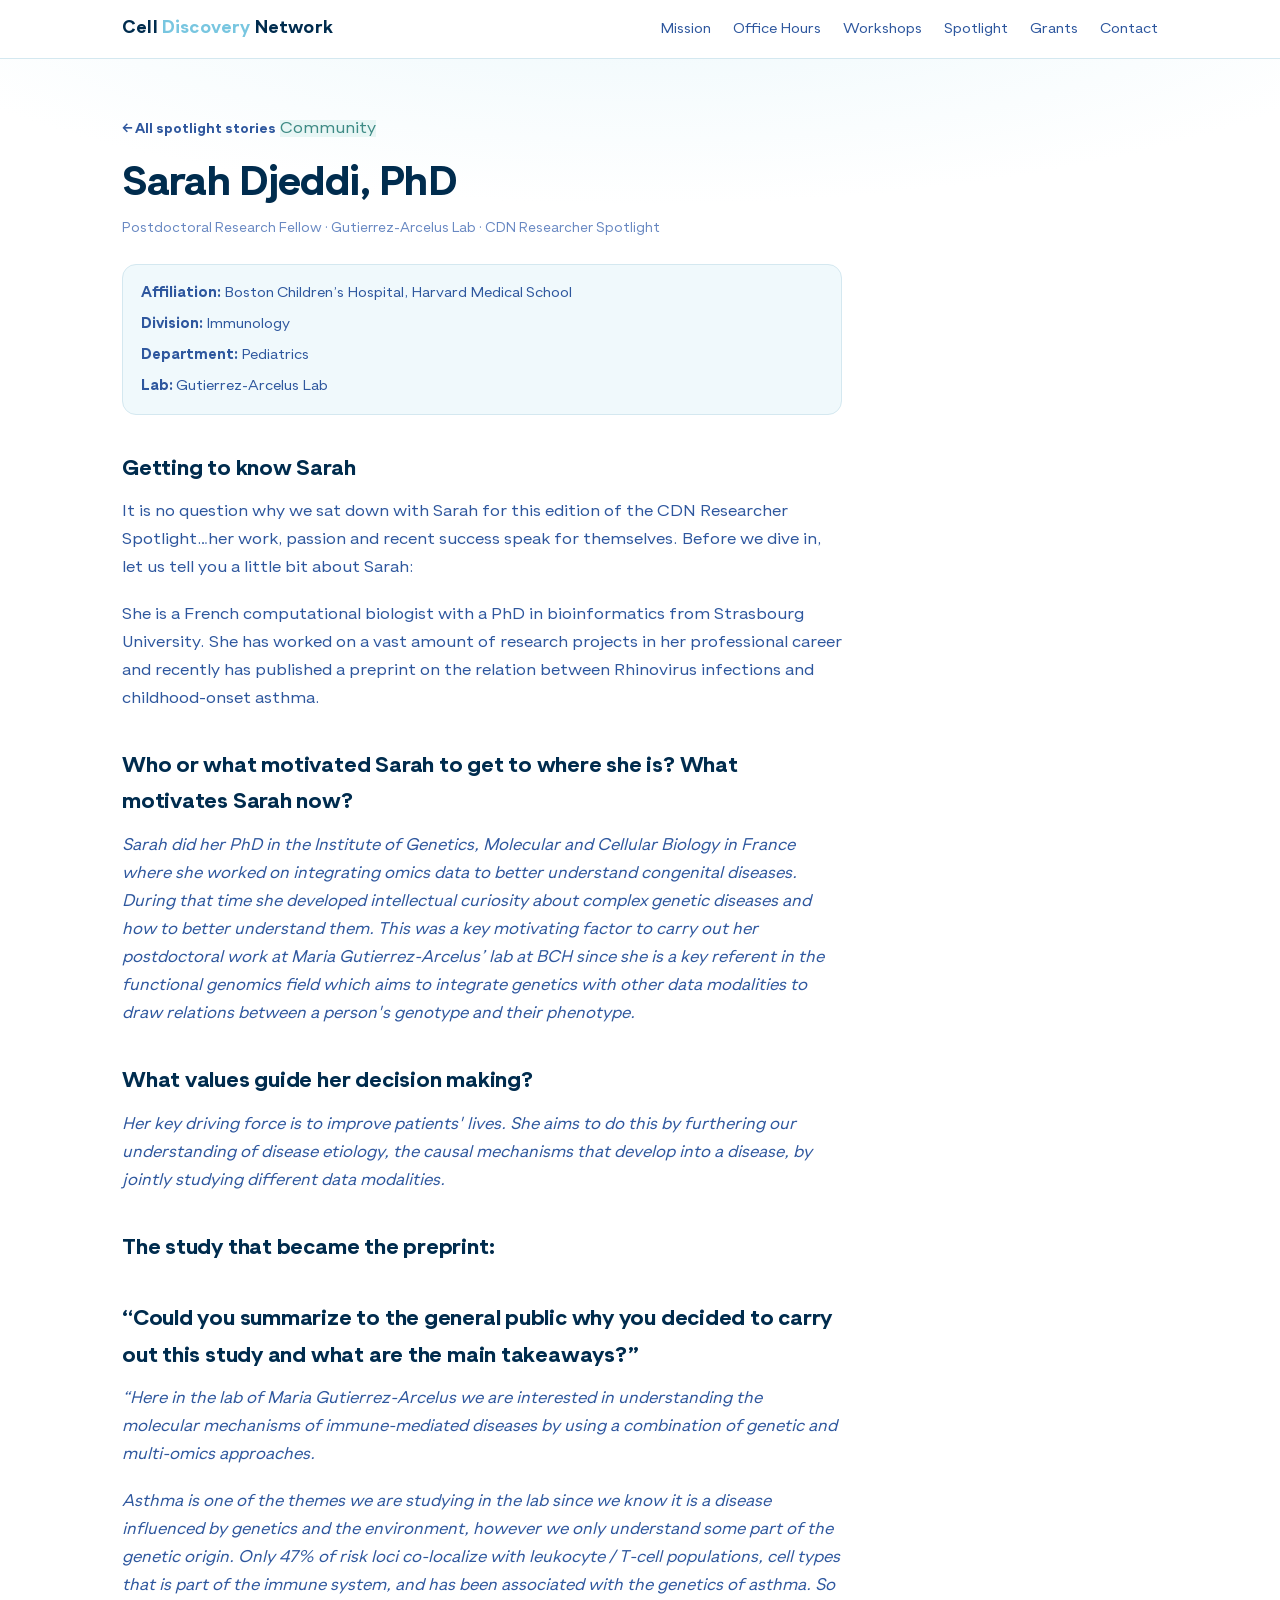
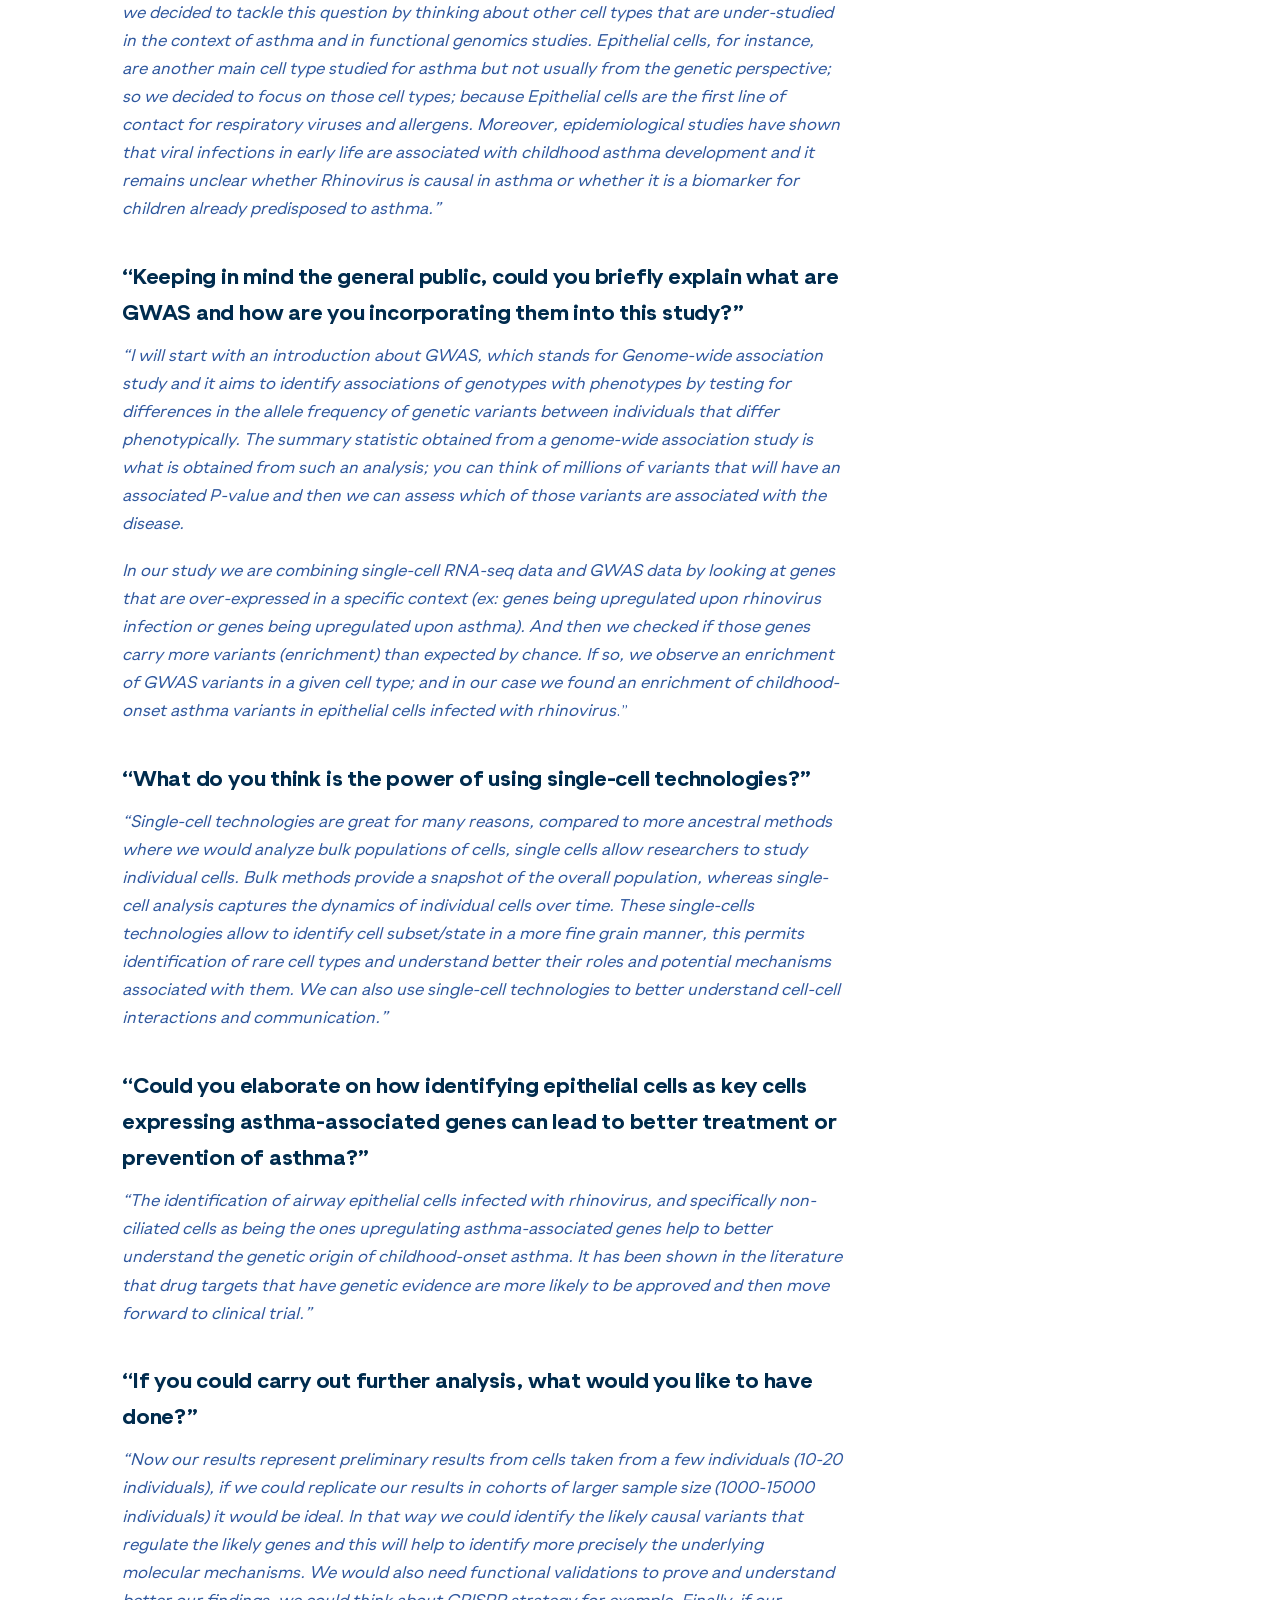
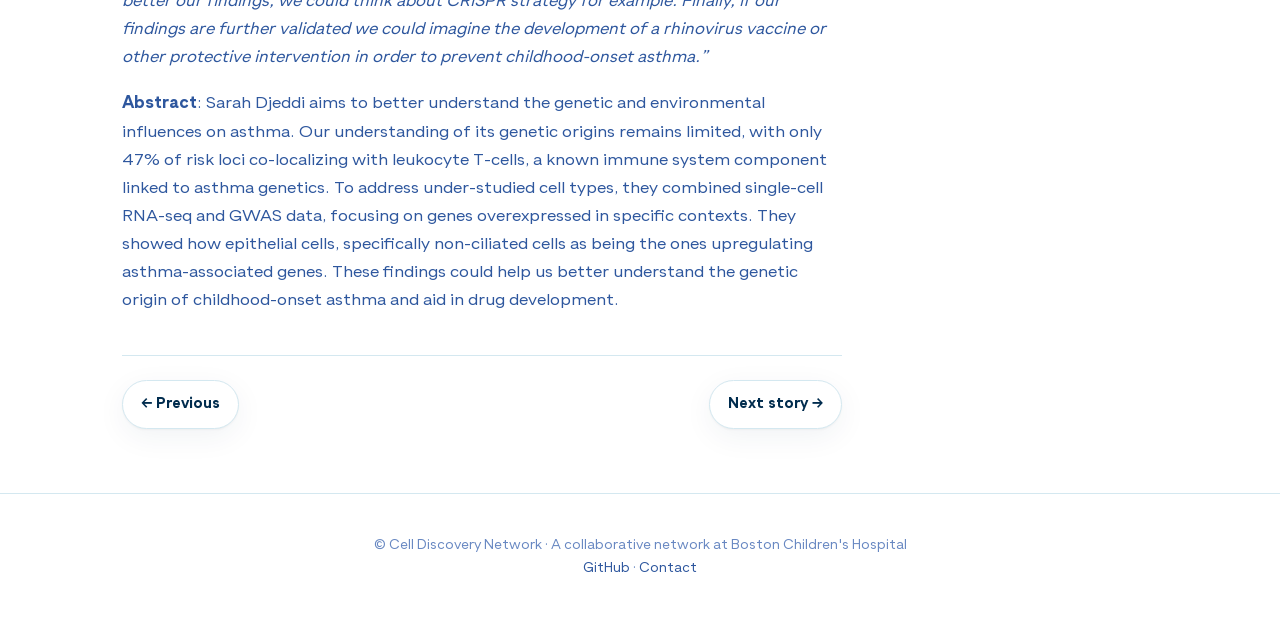
<file: spotlight/sarah-djeddi.html>
<!DOCTYPE html>
<html lang="en">
<head>
  <meta charset="utf-8">
  <meta name="viewport" content="width=device-width, initial-scale=1">
  <title>Sarah Djeddi, PhD — Cell Discovery Network</title>
  <meta name="description" content="CDN Researcher Spotlight with Sarah Djeddi on rhinovirus, epithelial cells, and childhood-onset asthma.">
  <link rel="stylesheet" href="../styles.css?v=3">
</head>
<body>

  <nav class="nav">
    <div class="wrap">
      <a class="brand" href="../index.html">Cell <span>Discovery</span> Network</a>
      <div class="links">
        <a href="../index.html#mission">Mission</a>
        <a href="../index.html#office-hours">Office Hours</a>
        <a href="../index.html#workshops">Workshops</a>
        <a href="./">Spotlight</a>
        <a href="../index.html#grants">Grants</a>
        <a href="../index.html#contact">Contact</a>
      </div>
    </div>
  </nav>

  <header class="page-hero">
    <div class="wrap">
      <a class="back" href="./">← All spotlight stories</a>
      <span class="pill pill-seafoam">Community</span>
      <h1>Sarah Djeddi, PhD</h1>
      <p class="story-meta">Postdoctoral Research Fellow · Gutierrez-Arcelus Lab · CDN Researcher Spotlight</p>
    </div>
  </header>

  <article class="story">
    <div class="wrap">
      <div class="story-body">
<div class="story-affiliation">
<div><strong>Affiliation:</strong> Boston Children’s Hospital, Harvard Medical School</div>
<div><strong>Division:</strong> Immunology</div>
<div><strong>Department:</strong> Pediatrics</div>
<div><strong>Lab:</strong> Gutierrez-Arcelus Lab</div>
</div>
<!-- <figure class="story-portrait">
  <img src="../assets/spotlight/sarah-djeddi-image1.png" alt="Sarah Djeddi" loading="lazy">
</figure> -->
<h2>Getting to know Sarah</h2>
<p>It is no question why we sat down with Sarah for this edition of the CDN Researcher Spotlight…her work, passion and recent success speak for themselves. Before we dive in, let us tell you a little bit about Sarah:</p>
<p>She is a French computational biologist with a PhD in bioinformatics from Strasbourg University. She has worked on a vast amount of research projects in her professional career and recently has published a preprint on the relation between Rhinovirus infections and childhood-onset asthma.</p>
<h2>Who or what motivated Sarah to get to where she is? What motivates Sarah now?</h2>
<p><em>Sarah did her PhD in the Institute of Genetics, Molecular and Cellular Biology in France where she worked on integrating omics data to better understand congenital diseases. During that time she developed intellectual curiosity about complex genetic diseases and how to better understand them. This was a key motivating factor to carry out her postdoctoral work at Maria Gutierrez-Arcelus’ lab at BCH since she is a key referent in the functional genomics field which aims to integrate genetics with other data modalities to draw relations between a person's genotype and their phenotype.</em></p>
<h2>What values guide her decision making?</h2>
<p><em>Her key driving force is to improve patients&#x27; lives. She aims to do this by furthering our understanding of disease etiology, the causal mechanisms that develop into a disease, by jointly studying different data modalities.</em></p>
<h2>The study that became the preprint:</h2>
<h2>“Could you summarize to the general public why you decided to carry out this study and what are the main takeaways?”</h2>
<p><em>“Here in the lab of Maria Gutierrez-Arcelus we are interested in  understanding the molecular mechanisms of immune-mediated diseases by using a combination of genetic and multi-omics approaches.</em></p>
<p><em>Asthma is one of the themes we are studying in the lab since we know it is a disease influenced by genetics and the environment, however we only understand some part of the  genetic origin. Only 47% of risk loci co-localize with leukocyte / T-cell populations, cell types that is part of the immune system, and has been associated with the genetics of asthma.  So we decided to tackle this question by thinking about other cell types that are under-studied in the context of asthma and in functional genomics studies. Epithelial cells, for instance, are another main cell type studied for asthma but not usually from the genetic perspective; so we decided to focus on those cell types; because Epithelial cells are the first line of contact for respiratory viruses and allergens. Moreover, epidemiological studies have shown that viral infections in early life are associated with childhood asthma development and it remains unclear whether Rhinovirus is causal in asthma or whether it is a biomarker for children already predisposed to asthma.”</em></p>
<h2>“Keeping in mind the general public, could you briefly explain what are GWAS and how are you incorporating them into this study?”</h2>
<p><em>“I will start with an introduction about GWAS, which stands for Genome-wide association study and it aims to identify associations of genotypes with phenotypes by testing for differences in the allele frequency of genetic variants between individuals that differ phenotypically. The summary statistic obtained from a genome-wide association study is what is obtained from such an analysis; you can think of millions of variants that will have an associated P-value and then we can assess which of those variants are associated with the disease.</em></p>
<p><em>In our study we are combining single-cell RNA-seq data and GWAS data by looking at genes that are over-expressed in a specific context (ex: genes being upregulated upon rhinovirus infection or genes being upregulated upon asthma). And then we checked if those genes carry more variants (enrichment) than expected by chance. If so, we observe an enrichment of GWAS variants in a given cell type; and in our case we found an enrichment of childhood-onset asthma variants in epithelial cells infected with rhinovirus</em>.”</p>
<h2>“What do you think is the power of using single-cell technologies?”</h2>
<p><em>“Single-cell technologies are great for many reasons, compared to more ancestral methods where we would analyze bulk populations of cells, single cells allow researchers to study individual cells. Bulk methods provide a snapshot of the overall population, whereas single-cell analysis captures the dynamics of individual cells over time. These single-cells technologies allow to identify cell subset/state in a more fine grain manner, this permits identification of rare cell types and understand better their roles and potential mechanisms associated with them. We can also use single-cell technologies to better understand cell-cell interactions and communication.”</em></p>
<h2>“Could you elaborate on how identifying epithelial cells as key cells expressing asthma-associated genes can lead to better treatment or prevention of asthma?”</h2>
<p><em>“The identification of airway epithelial cells infected with rhinovirus, and specifically non-ciliated cells as being the ones upregulating asthma-associated genes help to better understand the genetic origin of childhood-onset asthma. It has been shown in the literature that drug targets that have genetic evidence are more likely to be approved and then move forward to clinical trial.”</em></p>
<h2>“If you could carry out further analysis, what would you like to have done?”</h2>
<p><em>“Now our results represent preliminary results from cells taken from a few individuals (10-20 individuals), if we could replicate our results in cohorts of larger sample size (1000-15000 individuals) it would be ideal. In that way we could identify the likely causal variants that regulate the likely genes and this will help to identify more precisely the underlying molecular mechanisms. We would also need functional validations to prove and understand better our findings, we could think about CRISPR strategy for example. Finally, if our findings are further validated we could imagine the development of a rhinovirus vaccine or other protective intervention in order to prevent childhood-onset asthma.”</em></p>
<p><strong>Abstract</strong>: Sarah Djeddi aims to better understand the genetic and environmental influences on asthma. Our understanding of its genetic origins remains limited, with only 47% of risk loci co-localizing with leukocyte T-cells, a known immune system component linked to asthma genetics. To address under-studied cell types, they combined single-cell RNA-seq and GWAS data, focusing on genes overexpressed in specific contexts. They showed how epithelial cells, specifically non-ciliated cells as being the ones upregulating asthma-associated genes. These findings could help us better understand the genetic origin of childhood-onset asthma and aid in drug development.</p>
        <div class="story-nav">
          <a class="btn" href="single-cell-spatial.html">← Previous</a>
          <a class="btn" href="vijay-sankaran.html">Next story →</a>
        </div>
      </div>
    </div>
  </article>

  <footer>
    <div class="wrap">
      © Cell Discovery Network · A collaborative network at Boston Children's Hospital<br>
      <a href="https://github.com/CellDiscoveryNetwork">GitHub</a> ·
      <a href="mailto:celldiscoverynetwork@childrens.harvard.edu">Contact</a>
    </div>
  </footer>

</body>
</html>
</file>
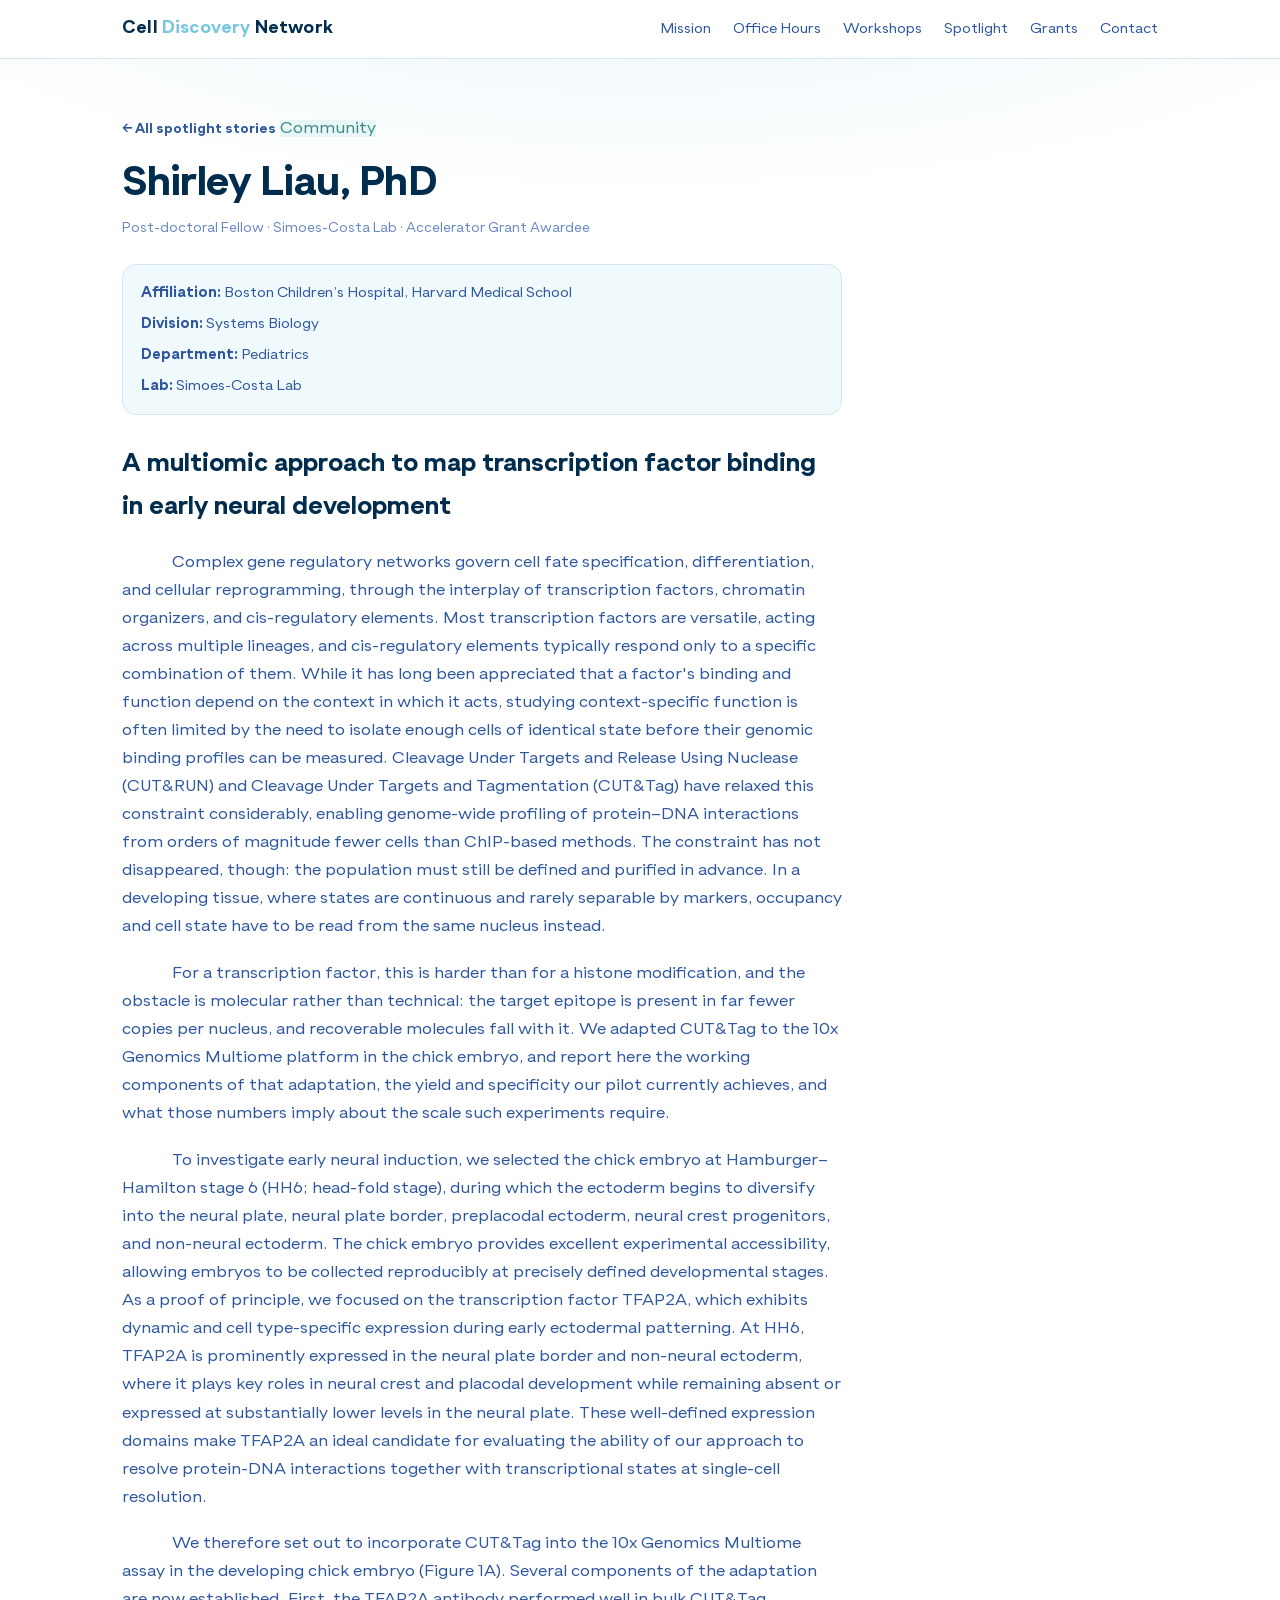
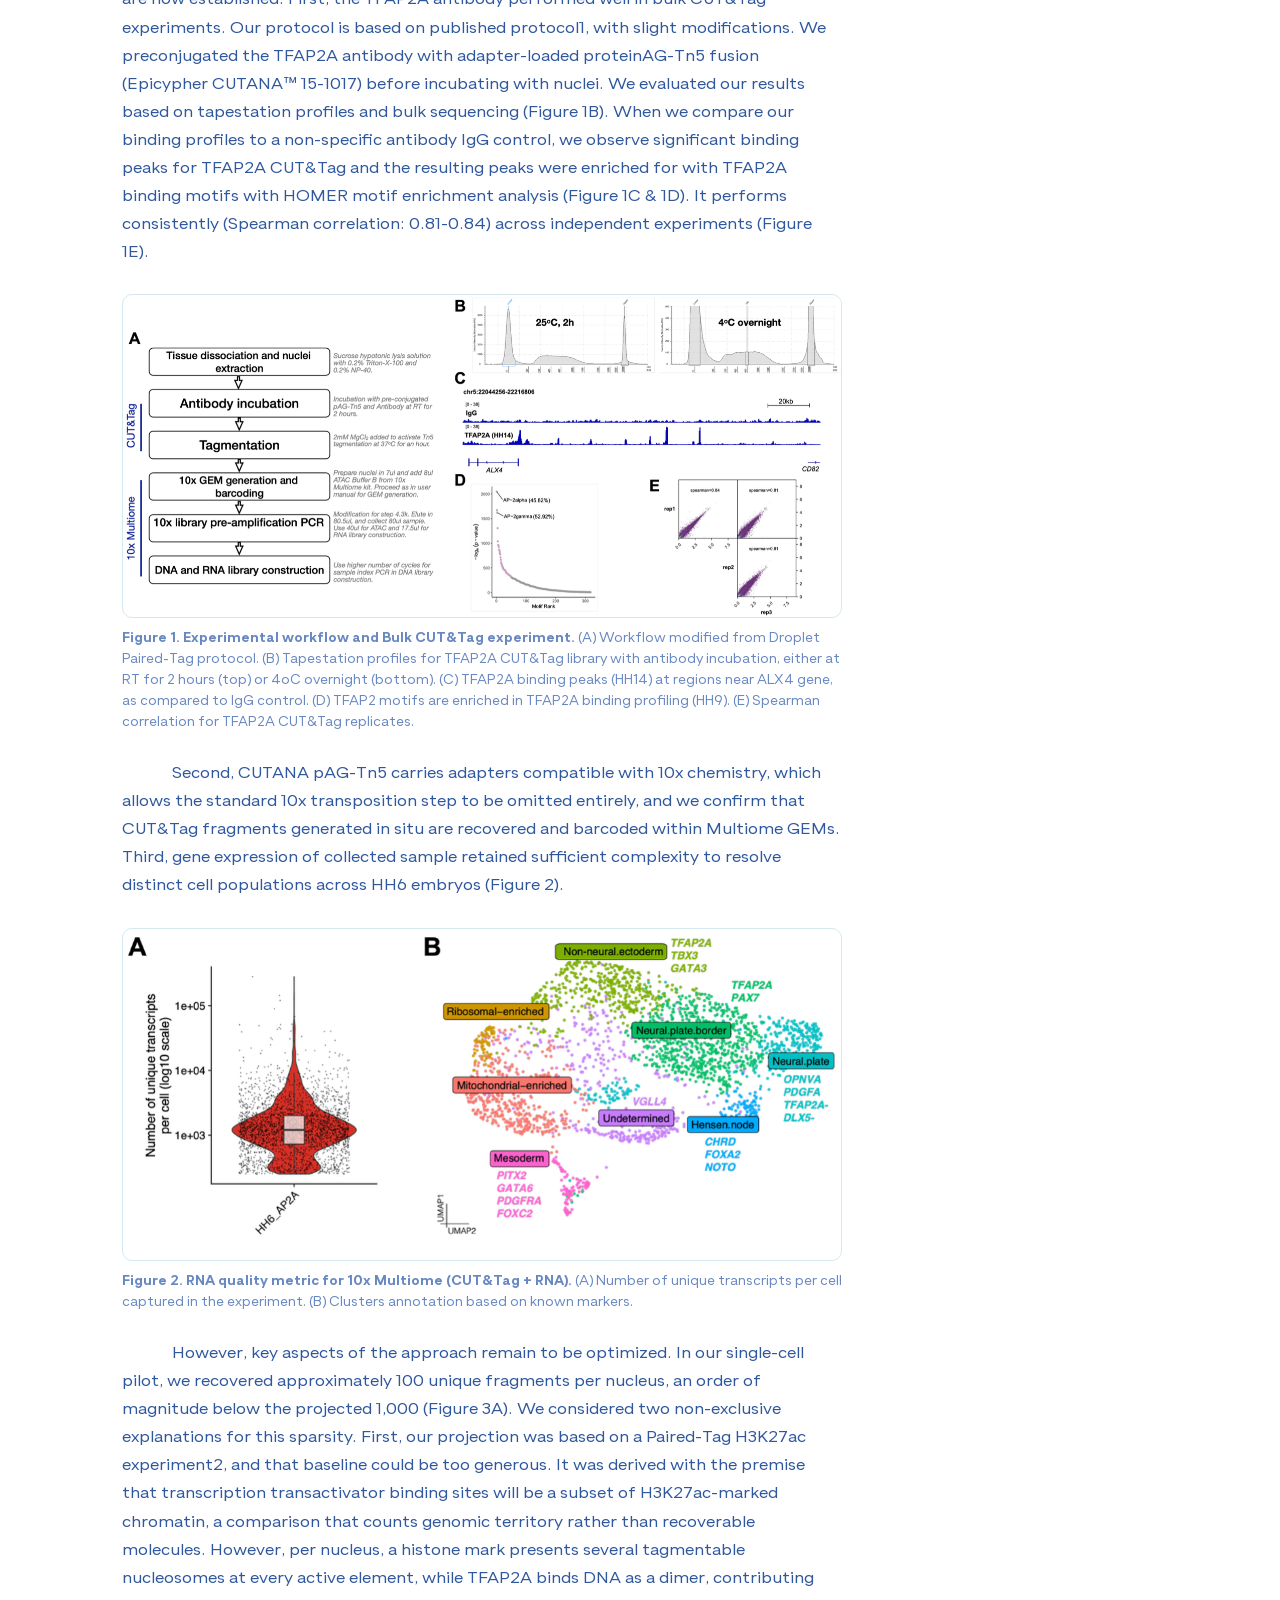
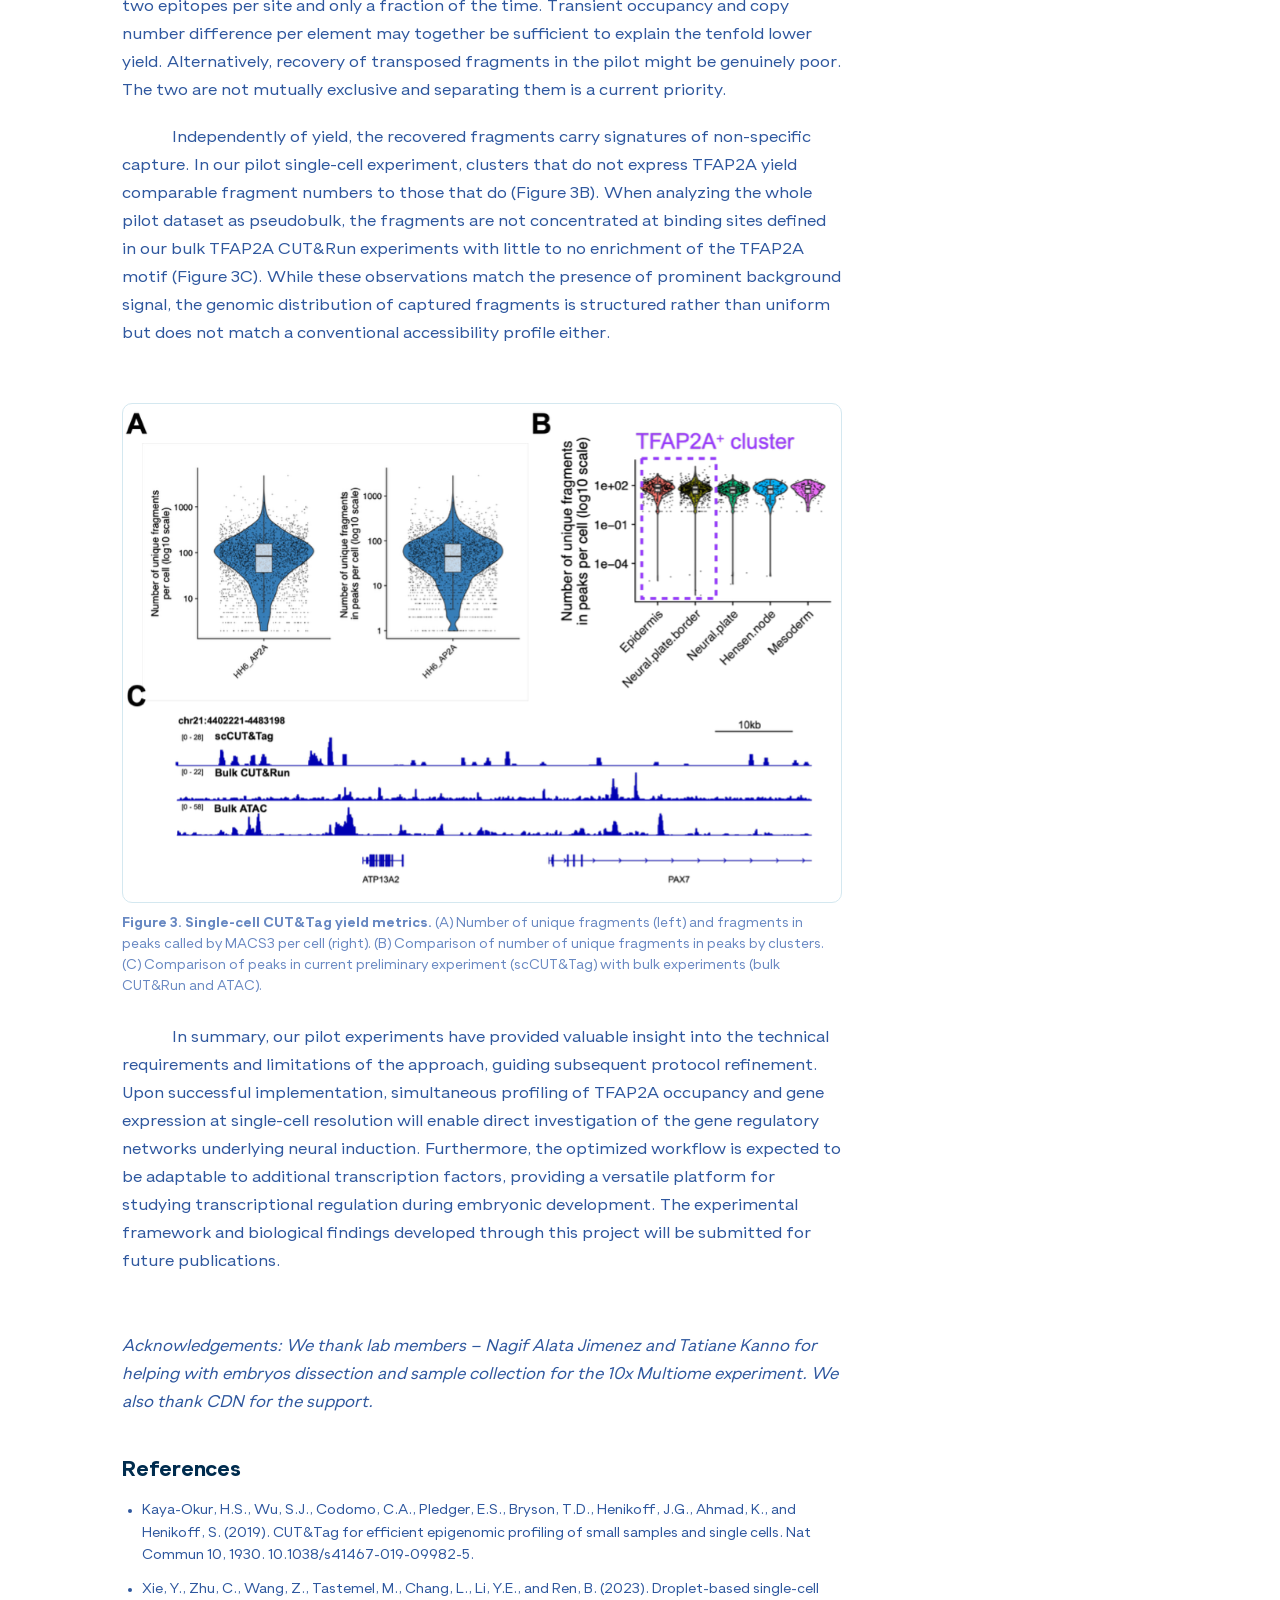
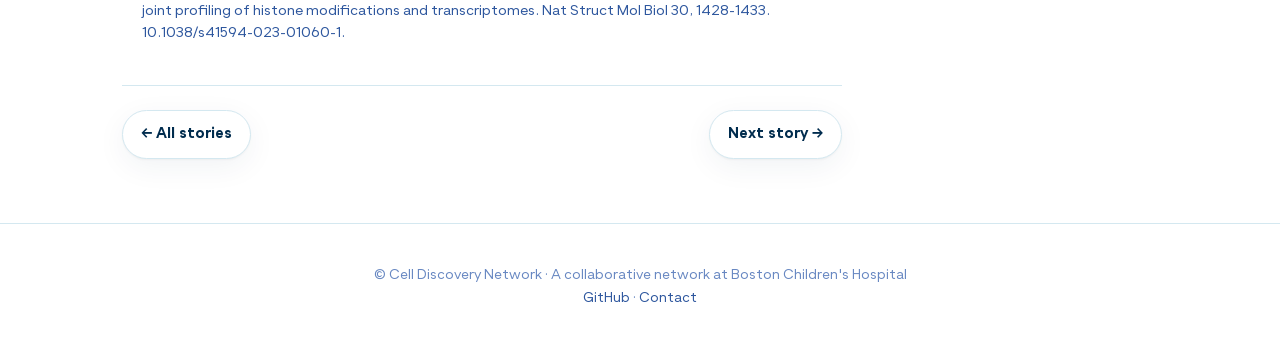
<file: spotlight/shirley-liau.html>
<!DOCTYPE html>
<html lang="en">
<head>
  <meta charset="utf-8">
  <meta name="viewport" content="width=device-width, initial-scale=1">
  <title>Shirley Liau, PhD — Cell Discovery Network</title>
  <meta name="description" content="CDN Researcher Spotlight with Shirley Liau on transcription factor binding in early neural development.">
  <link rel="stylesheet" href="../styles.css?v=3">
</head>
<body>

  <!-- ===== Nav (copy as-is on every spotlight page) ===== -->
  <nav class="nav">
    <div class="wrap">
      <a class="brand" href="../index.html">Cell <span>Discovery</span> Network</a>
      <div class="links">
        <a href="../index.html#mission">Mission</a>
        <a href="../index.html#office-hours">Office Hours</a>
        <a href="../index.html#workshops">Workshops</a>
        <a href="./">Spotlight</a>
        <a href="../index.html#grants">Grants</a>
        <a href="../index.html#contact">Contact</a>
      </div>
    </div>
  </nav>

  <!-- ===== Hero: name, pill category, one-line role ===== -->
  <header class="page-hero">
    <div class="wrap">
      <a class="back" href="./">← All spotlight stories</a>
      <!-- Pill options: pill-seafoam (Community), pill-gold (Leadership/Science), pill-lavender (Methods) -->
      <span class="pill pill-seafoam">Community</span>
      <h1>Shirley Liau, PhD</h1>
      <p class="story-meta">Post-doctoral Fellow · Simoes-Costa Lab · Accelerator Grant Awardee</p>
    </div>
  </header>

  <article class="story">
    <div class="wrap">
      <div class="story-body">

        <!-- Affiliation box (optional — remove if not needed) -->
        <div class="story-affiliation">
          <div><strong>Affiliation:</strong> Boston Children’s Hospital, Harvard Medical School</div>
          <div><strong>Division:</strong> Systems Biology</div>
          <div><strong>Department:</strong> Pediatrics</div>
          <div><strong>Lab:</strong> Simoes-Costa Lab </div>
        </div>

        <!-- Headshot: put image in assets/spotlight/, name it clearly -->
        <!-- <figure class="story-portrait">
          <img src="../assets/spotlight/firstname-lastname-image1.png" alt="First Last" loading="lazy">
        </figure> -->

        <!-- Body copy: use <h2> for section / question titles, <p> for paragraphs -->
        <h1>A multiomic approach to map transcription factor binding in early neural development</h1>
        <p style="text-indent: 50px">
          Complex gene regulatory networks govern cell fate specification, differentiation, and cellular reprogramming, through the interplay of transcription factors, chromatin organizers, and cis-regulatory elements. Most transcription factors are versatile, acting across multiple lineages, and cis-regulatory elements typically respond only to a specific combination of them. While it has long been appreciated that a factor's binding and function depend on the context in which it acts, studying context-specific function is often limited by the need to isolate enough cells of identical state before their genomic binding profiles can be measured. Cleavage Under Targets and Release Using Nuclease (CUT&RUN) and Cleavage Under Targets and Tagmentation (CUT&Tag) have relaxed this constraint considerably, enabling genome-wide profiling of protein–DNA interactions from orders of magnitude fewer cells than ChIP-based methods. The constraint has not disappeared, though: the population must still be defined and purified in advance. In a developing tissue, where states are continuous and rarely separable by markers, occupancy and cell state have to be read from the same nucleus instead.  
          <br>
        </p>
        <p style="text-indent: 50px">
          For a transcription factor, this is harder than for a histone modification, and the obstacle is molecular rather than technical: the target epitope is present in far fewer copies per nucleus, and recoverable molecules fall with it. We adapted CUT&Tag to the 10x Genomics Multiome platform in the chick embryo, and report here the working components of that adaptation, the yield and specificity our pilot currently achieves, and what those numbers imply about the scale such experiments require.  
          <br>
        </p>
        <p style="text-indent: 50px">
          To investigate early neural induction, we selected the chick embryo at Hamburger–Hamilton stage 6 (HH6; head-fold stage), during which the ectoderm begins to diversify into the neural plate, neural plate border, preplacodal ectoderm, neural crest progenitors, and non-neural ectoderm. The chick embryo provides excellent experimental accessibility, allowing embryos to be collected reproducibly at precisely defined developmental stages. As a proof of principle, we focused on the transcription factor TFAP2A, which exhibits dynamic and cell type-specific expression during early ectodermal patterning. At HH6, TFAP2A is prominently expressed in the neural plate border and non-neural ectoderm, where it plays key roles in neural crest and placodal development while remaining absent or expressed at substantially lower levels in the neural plate. These well-defined expression domains make TFAP2A an ideal candidate for evaluating the ability of our approach to resolve protein-DNA interactions together with transcriptional states at single-cell resolution. <br>
        </p>
        <p style="text-indent: 50px">
          We therefore set out to incorporate CUT&Tag into the 10x Genomics Multiome assay in the developing chick embryo (Figure 1A). Several components of the adaptation are now established. First, the TFAP2A antibody performed well in bulk CUT&Tag experiments. Our protocol is based on published protocol1, with slight modifications. We preconjugated the TFAP2A antibody with adapter-loaded proteinAG-Tn5 fusion (Epicypher CUTANA™ 15-1017) before incubating with nuclei. We evaluated our results based on tapestation profiles and bulk sequencing (Figure 1B). When we compare our binding profiles to a non-specific antibody IgG control, we observe significant binding peaks for TFAP2A CUT&Tag and the resulting peaks were enriched for with TFAP2A binding motifs with HOMER motif enrichment analysis (Figure 1C & 1D). It performs consistently (Spearman correlation: 0.81-0.84) across independent experiments (Figure 1E).  
          <br>
        </p>

        <figure class="story-figure">
          <img src="../assets/spotlight/Shirley_Picture1.png" alt="Figure 1. CUT&Tag adaptation for TFAP2A in the chick embryo Multiome assay" loading="lazy">
          <figcaption><b>Figure 1. Experimental workflow and Bulk CUT&Tag experiment.</b> (A) Workflow modified from Droplet Paired-Tag protocol. (B) Tapestation profiles for TFAP2A CUT&Tag library with antibody incubation, either at RT for 2 hours (top) or 4oC overnight (bottom). (C) TFAP2A binding peaks (HH14) at regions near ALX4 gene, as compared to IgG control. (D) TFAP2 motifs are enriched in TFAP2A binding profiling (HH9). (E) Spearman correlation for TFAP2A CUT&Tag replicates. <figcaption>
        </figure>
        
        <p style="text-indent: 50px">
          Second, CUTANA pAG-Tn5 carries adapters compatible with 10x chemistry, which allows the standard 10x transposition step to be omitted entirely, and we confirm that CUT&Tag fragments generated in situ are recovered and barcoded within Multiome GEMs. Third, gene expression of collected sample retained sufficient complexity to resolve distinct cell populations across HH6 embryos (Figure 2). <br>
        </p>

        <figure class="story-figure">
          <img src="../assets/spotlight/Shirley_Picture2.png" alt="Figure 1. CUT&Tag adaptation for TFAP2A in the chick embryo Multiome assay" loading="lazy">
          <figcaption><b>Figure 2. RNA quality metric for 10x Multiome (CUT&Tag + RNA).</b> (A) Number of unique transcripts per cell captured in the experiment. (B) Clusters annotation based on known markers.<figcaption>
        </figure>

        <p style="text-indent: 50px">
          However, key aspects of the approach remain to be optimized. In our single-cell pilot, we recovered approximately 100 unique fragments per nucleus, an order of magnitude below the projected 1,000 (Figure 3A). We considered two non-exclusive explanations for this sparsity. First, our projection was based on a Paired-Tag H3K27ac experiment2, and that baseline could be too generous. It was derived with the premise that transcription transactivator binding sites will be a subset of H3K27ac-marked chromatin, a comparison that counts genomic territory rather than recoverable molecules. However, per nucleus, a histone mark presents several tagmentable nucleosomes at every active element, while TFAP2A binds DNA as a dimer, contributing two epitopes per site and only a fraction of the time. Transient occupancy and copy number difference per element may together be sufficient to explain the tenfold lower yield. Alternatively, recovery of transposed fragments in the pilot might be genuinely poor. The two are not mutually exclusive and separating them is a current priority.
          <br>
        </p>
        <p style="text-indent: 50px">
          Independently of yield, the recovered fragments carry signatures of non-specific capture. In our pilot single-cell experiment, clusters that do not express TFAP2A yield comparable fragment numbers to those that do (Figure 3B). When analyzing the whole pilot dataset as pseudobulk, the fragments are not concentrated at binding sites defined in our bulk TFAP2A CUT&Run experiments with little to no enrichment of the TFAP2A motif (Figure 3C). While these observations match the presence of prominent background signal, the genomic distribution of captured fragments is structured rather than uniform but does not match a conventional accessibility profile either. <br>
          <br>
        </p>
        <figure class="story-figure">
          <img src="../assets/spotlight/Shirley_Picture3.png" alt="Figure 3. CUT&Tag adaptation for TFAP2A in the chick embryo Multiome assay" loading="lazy">
          <figcaption><b>Figure 3. Single-cell CUT&Tag yield metrics.</b> (A) Number of unique fragments (left) and fragments in peaks called by MACS3 per cell (right). (B) Comparison of number of unique fragments in peaks by clusters. (C) Comparison of peaks in current preliminary experiment (scCUT&Tag) with bulk experiments (bulk CUT&Run and ATAC).<figcaption>
        </figure>
        <p style="text-indent: 50px">
          In summary, our pilot experiments have provided valuable insight into the technical requirements and limitations of the approach, guiding subsequent protocol refinement. Upon successful implementation, simultaneous profiling of TFAP2A occupancy and gene expression at single-cell resolution will enable direct investigation of the gene regulatory networks underlying neural induction. Furthermore, the optimized workflow is expected to be adaptable to additional transcription factors, providing a versatile platform for studying transcriptional regulation during embryonic development. The experimental framework and biological findings developed through this project will be submitted for future publications. <br>
          <br>
          <br>
          <i> Acknowledgements: We thank lab members – Nagif Alata Jimenez and Tatiane Kanno for helping with embryos dissection and sample collection for the 10x Multiome experiment. We also thank CDN for the support. </i> 
        </p>
        
        <!-- Optional references list -->
        
        <h2>References</h2>
        <ul class="refs">
          <li>Kaya-Okur, H.S., Wu, S.J., Codomo, C.A., Pledger, E.S., Bryson, T.D., Henikoff, J.G., Ahmad, K., and Henikoff, S. (2019). CUT&Tag for efficient epigenomic profiling of small samples and single cells. Nat Commun 10, 1930. 10.1038/s41467-019-09982-5.</li>
          <li>Xie, Y., Zhu, C., Wang, Z., Tastemel, M., Chang, L., Li, Y.E., and Ren, B. (2023). Droplet-based single-cell joint profiling of histone modifications and transcriptomes. Nat Struct Mol Biol 30, 1428-1433. 10.1038/s41594-023-01060-1.</li>
        </ul>
       

        <!-- Prev / next: update hrefs to neighboring stories, or point both to ./ -->
        <div class="story-nav">
          <a class="btn" href="./">← All stories</a>
          <a class="btn" href="./">Next story →</a>
        </div>

      </div>
    </div>
  </article>

  <!-- ===== Footer (copy as-is) ===== -->
  <footer>
    <div class="wrap">
      © Cell Discovery Network · A collaborative network at Boston Children's Hospital<br>
      <a href="https://github.com/CellDiscoveryNetwork">GitHub</a> ·
      <a href="mailto:celldiscoverynetwork@childrens.harvard.edu">Contact</a>
    </div>
  </footer>

</body>
</html>
</file>
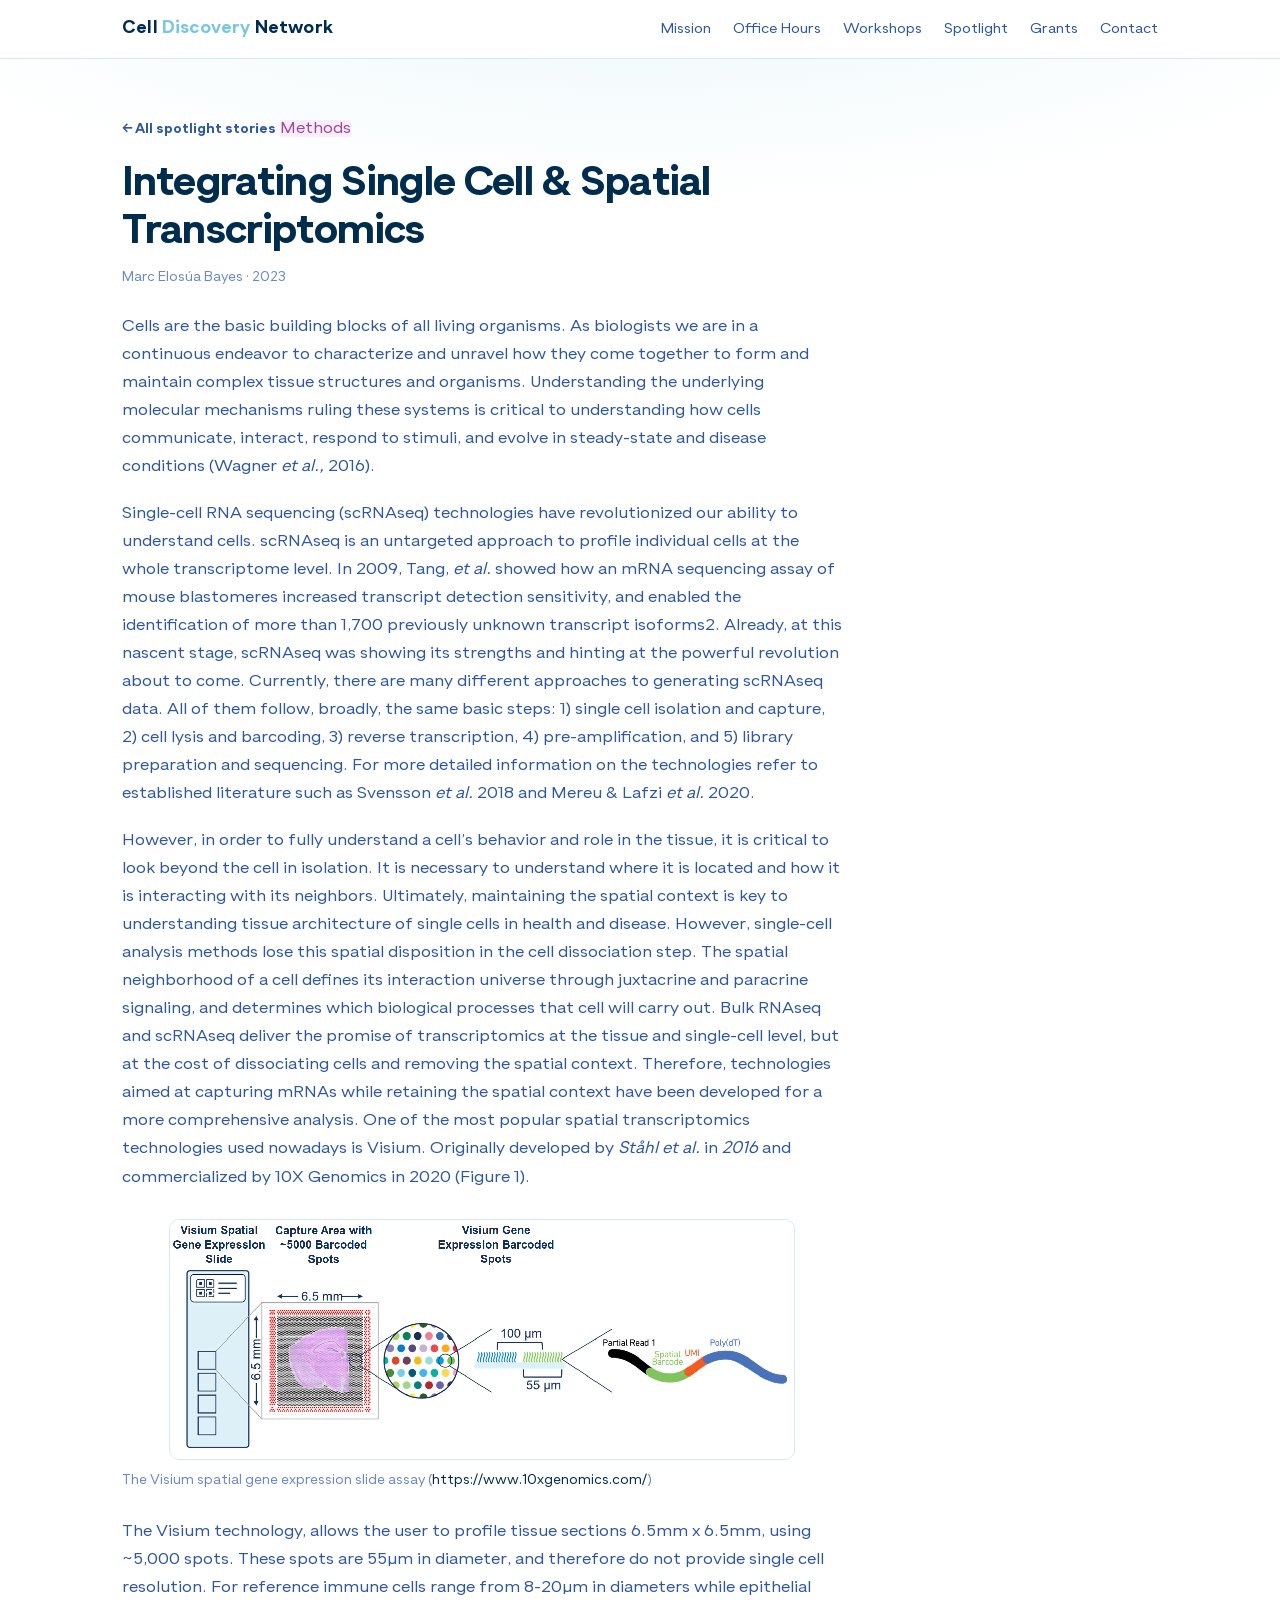
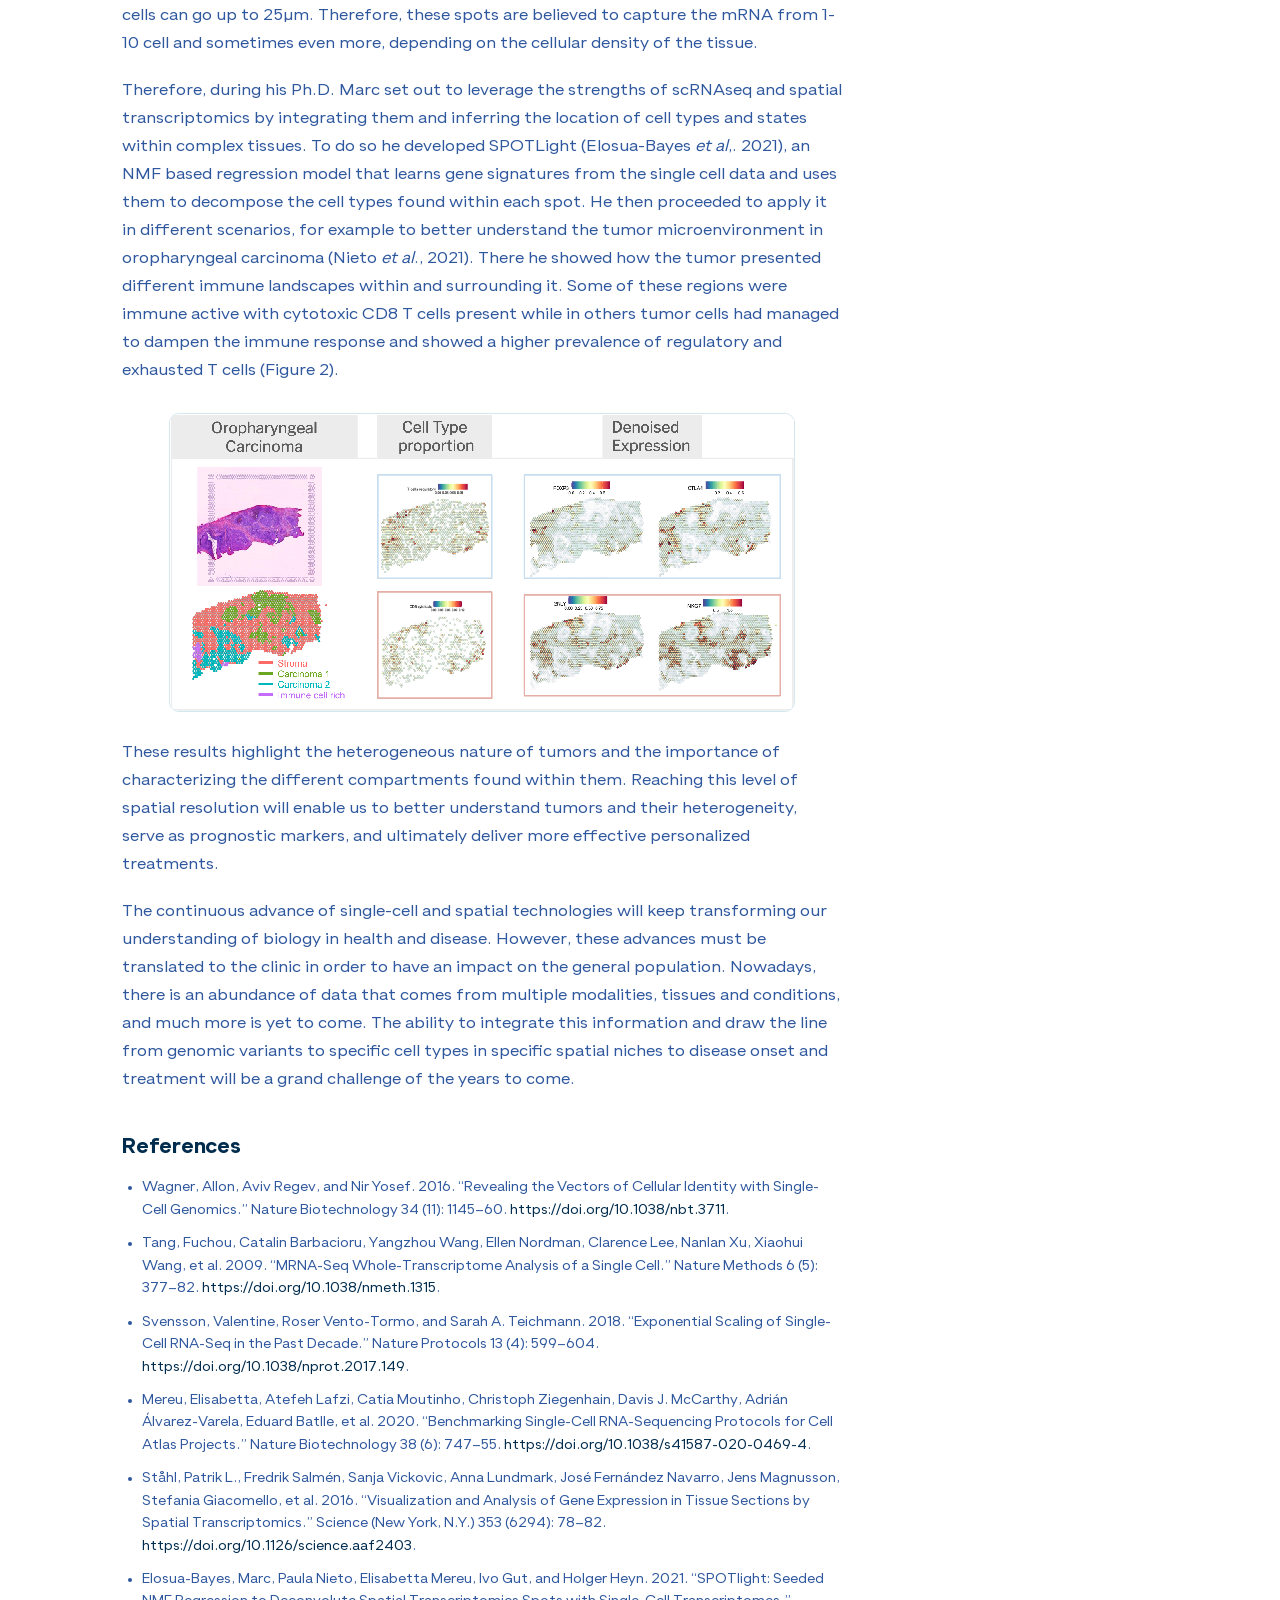
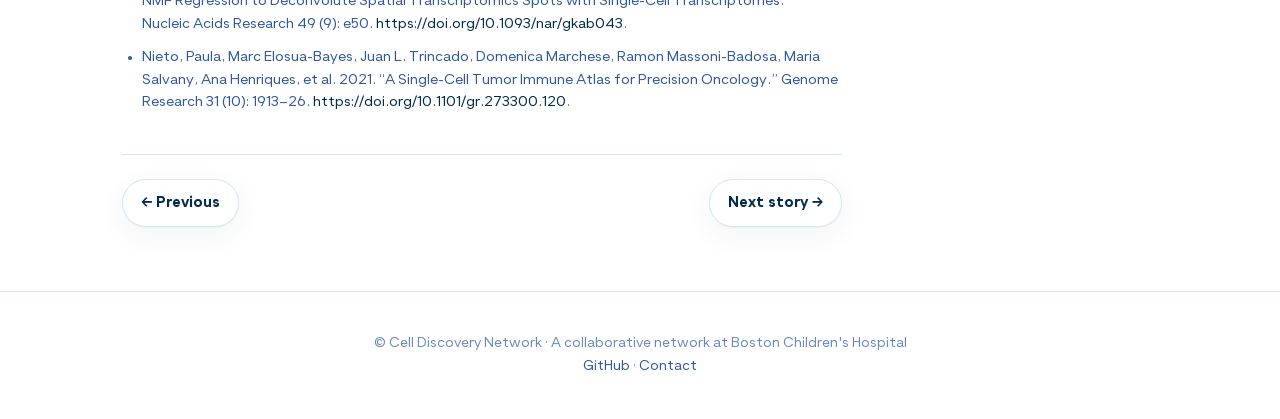
<file: spotlight/single-cell-spatial.html>
<!DOCTYPE html>
<html lang="en">
<head>
  <meta charset="utf-8">
  <meta name="viewport" content="width=device-width, initial-scale=1">
  <title>Integrating Single Cell &amp; Spatial Transcriptomics — Cell Discovery Network</title>
  <meta name="description" content="How CDN researchers combine single-cell and spatial transcriptomics to understand pediatric tissue biology.">
  <link rel="stylesheet" href="../styles.css?v=3">
</head>
<body>

  <nav class="nav">
    <div class="wrap">
      <a class="brand" href="../index.html">Cell <span>Discovery</span> Network</a>
      <div class="links">
        <a href="../index.html#mission">Mission</a>
        <a href="../index.html#office-hours">Office Hours</a>
        <a href="../index.html#workshops">Workshops</a>
        <a href="./">Spotlight</a>
        <a href="../index.html#grants">Grants</a>
        <a href="../index.html#contact">Contact</a>
      </div>
    </div>
  </nav>

  <header class="page-hero">
    <div class="wrap">
      <a class="back" href="./">← All spotlight stories</a>
      <span class="pill pill-lavender">Methods</span>
      <h1>Integrating Single Cell &amp; Spatial Transcriptomics</h1>
      <p class="story-meta">Marc Elosúa Bayes · 2023</p>
    </div>
  </header>

  <article class="story">
    <div class="wrap">
      <div class="story-body">
<p>Cells are the basic building blocks of all living organisms. As biologists we are in a continuous endeavor to characterize and unravel how they come together to form and maintain complex tissue structures and organisms. Understanding the underlying molecular mechanisms ruling these systems is critical to understanding how cells communicate, interact, respond to stimuli, and evolve in steady-state and disease conditions (Wagner <em>et al.,</em> 2016).</p>
<p>Single-cell RNA sequencing (scRNAseq) technologies have revolutionized our ability to understand cells. scRNAseq is an untargeted approach to profile individual cells at the whole transcriptome level. In 2009, Tang, <em>et al.</em> showed how an mRNA sequencing assay of mouse blastomeres increased transcript detection sensitivity, and enabled the identification of more than 1,700 previously unknown transcript isoforms2. Already, at this nascent stage, scRNAseq was showing its strengths and hinting at the powerful revolution about to come. Currently, there are many different approaches to generating scRNAseq data. All of them follow, broadly, the same basic steps: 1) single cell isolation and capture, 2) cell lysis and barcoding, 3) reverse transcription, 4) pre-amplification, and 5) library preparation and sequencing. For more detailed information on the technologies refer to established literature such as Svensson <em>et al.</em> 2018 and Mereu &amp; Lafzi <em>et al.</em> 2020.</p>
<p>However, in order to fully understand a cell’s behavior and role in the tissue, it is critical to look beyond the cell in isolation. It is necessary to understand where it is located and how it is interacting with its neighbors. Ultimately, maintaining the spatial context is key to understanding tissue architecture of single cells in health and disease. However, single-cell analysis methods lose this spatial disposition in the cell dissociation step. The spatial neighborhood of a cell defines its interaction universe through juxtacrine and paracrine signaling, and determines which biological processes that cell will carry out. Bulk RNAseq and scRNAseq deliver the promise of transcriptomics at the tissue and single-cell level, but at the cost of dissociating cells and removing the spatial context. Therefore, technologies aimed at capturing mRNAs while retaining the spatial context have been developed for a more comprehensive analysis. One of the most popular spatial transcriptomics technologies used nowadays is Visium. Originally developed by <em>Ståhl et al.</em> in <em>2016</em> and commercialized by 10X Genomics in 2020 (Figure 1).</p>
<figure class="story-figure">
  <img src="../assets/spotlight/integrating-sc-spatial-image1.png" alt="Visium spatial gene expression slide assay" loading="lazy">
  <figcaption>The Visium spatial gene expression slide assay (<a href="https://www.10xgenomics.com/">https://www.10xgenomics.com/</a>)</figcaption>
</figure>
<p>The Visium technology, allows the user to profile tissue sections 6.5mm x 6.5mm, using ~5,000 spots. These spots are 55µm in diameter, and therefore do not provide single cell resolution. For reference immune cells range from 8-20µm in diameters while epithelial cells can go up to 25µm. Therefore, these spots are believed to capture the mRNA from 1-10 cell and sometimes even more, depending on the cellular density of the tissue.</p>
<p>Therefore, during his Ph.D. Marc set out to leverage the strengths of scRNAseq and spatial transcriptomics by integrating them and inferring the location of cell types and states within complex tissues. To do so he developed SPOTLight (Elosua-Bayes <em>et al</em>,. 2021), an NMF based regression model that learns gene signatures from the single cell data and uses them to decompose the cell types found within each spot. He then proceeded to apply it in different scenarios, for example to better understand the tumor microenvironment in oropharyngeal carcinoma (Nieto <em>et al</em>., 2021). There he showed how the tumor presented different immune landscapes within and surrounding it. Some of these regions were immune active with cytotoxic CD8 T cells present while in others tumor cells had managed to dampen the immune response and showed a higher prevalence of regulatory and exhausted T cells (Figure 2).</p>
<figure class="story-figure">
  <img src="../assets/spotlight/integrating-sc-spatial-image2.png" alt="Tumor microenvironment spatial deconvolution" loading="lazy">
</figure>
<p>These results highlight the heterogeneous nature of tumors and the importance of characterizing the different compartments found within them. Reaching this level of spatial resolution will enable us to better understand tumors and their heterogeneity, serve as prognostic markers, and ultimately deliver more effective personalized treatments.</p>
<p>The continuous advance of single-cell and spatial technologies will keep transforming our understanding of biology in health and disease. However, these advances must be translated to the clinic in order to have an impact on the general population. Nowadays, there is an abundance of data that comes from multiple modalities, tissues and conditions, and much more is yet to come. The ability to integrate this information and draw the line from genomic variants to specific cell types in specific spatial niches to disease onset  and treatment will be a grand challenge of the years to come.</p>
<h2>References</h2>
<ul class="refs">
  <li>Wagner, Allon, Aviv Regev, and Nir Yosef. 2016. “Revealing the Vectors of Cellular Identity with Single-Cell Genomics.” Nature Biotechnology 34 (11): 1145–60. <a href="https://doi.org/10.1038/nbt.3711">https://doi.org/10.1038/nbt.3711</a>.</li>
  <li>Tang, Fuchou, Catalin Barbacioru, Yangzhou Wang, Ellen Nordman, Clarence Lee, Nanlan Xu, Xiaohui Wang, et al. 2009. “MRNA-Seq Whole-Transcriptome Analysis of a Single Cell.” Nature Methods 6 (5): 377–82. <a href="https://doi.org/10.1038/nmeth.1315">https://doi.org/10.1038/nmeth.1315</a>.</li>
  <li>Svensson, Valentine, Roser Vento-Tormo, and Sarah A. Teichmann. 2018. “Exponential Scaling of Single-Cell RNA-Seq in the Past Decade.” Nature Protocols 13 (4): 599–604. <a href="https://doi.org/10.1038/nprot.2017.149">https://doi.org/10.1038/nprot.2017.149</a>.</li>
  <li>Mereu, Elisabetta, Atefeh Lafzi, Catia Moutinho, Christoph Ziegenhain, Davis J. McCarthy, Adrián Álvarez-Varela, Eduard Batlle, et al. 2020. “Benchmarking Single-Cell RNA-Sequencing Protocols for Cell Atlas Projects.” Nature Biotechnology 38 (6): 747–55. <a href="https://doi.org/10.1038/s41587-020-0469-4">https://doi.org/10.1038/s41587-020-0469-4</a>.</li>
  <li>Ståhl, Patrik L., Fredrik Salmén, Sanja Vickovic, Anna Lundmark, José Fernández Navarro, Jens Magnusson, Stefania Giacomello, et al. 2016. “Visualization and Analysis of Gene Expression in Tissue Sections by Spatial Transcriptomics.” Science (New York, N.Y.) 353 (6294): 78–82. <a href="https://doi.org/10.1126/science.aaf2403">https://doi.org/10.1126/science.aaf2403</a>.</li>
  <li>Elosua-Bayes, Marc, Paula Nieto, Elisabetta Mereu, Ivo Gut, and Holger Heyn. 2021. “SPOTlight: Seeded NMF Regression to Deconvolute Spatial Transcriptomics Spots with Single-Cell Transcriptomes.” Nucleic Acids Research 49 (9): e50. <a href="https://doi.org/10.1093/nar/gkab043">https://doi.org/10.1093/nar/gkab043</a>.</li>
  <li>Nieto, Paula, Marc Elosua-Bayes, Juan L. Trincado, Domenica Marchese, Ramon Massoni-Badosa, Maria Salvany, Ana Henriques, et al. 2021. “A Single-Cell Tumor Immune Atlas for Precision Oncology.” Genome Research 31 (10): 1913–26. <a href="https://doi.org/10.1101/gr.273300.120">https://doi.org/10.1101/gr.273300.120</a>.</li>
</ul>
        <div class="story-nav">
          <a class="btn" href="leadership-team.html">← Previous</a>
          <a class="btn" href="sarah-djeddi.html">Next story →</a>
        </div>
      </div>
    </div>
  </article>

  <footer>
    <div class="wrap">
      © Cell Discovery Network · A collaborative network at Boston Children's Hospital<br>
      <a href="https://github.com/CellDiscoveryNetwork">GitHub</a> ·
      <a href="mailto:celldiscoverynetwork@childrens.harvard.edu">Contact</a>
    </div>
  </footer>

</body>
</html>
</file>
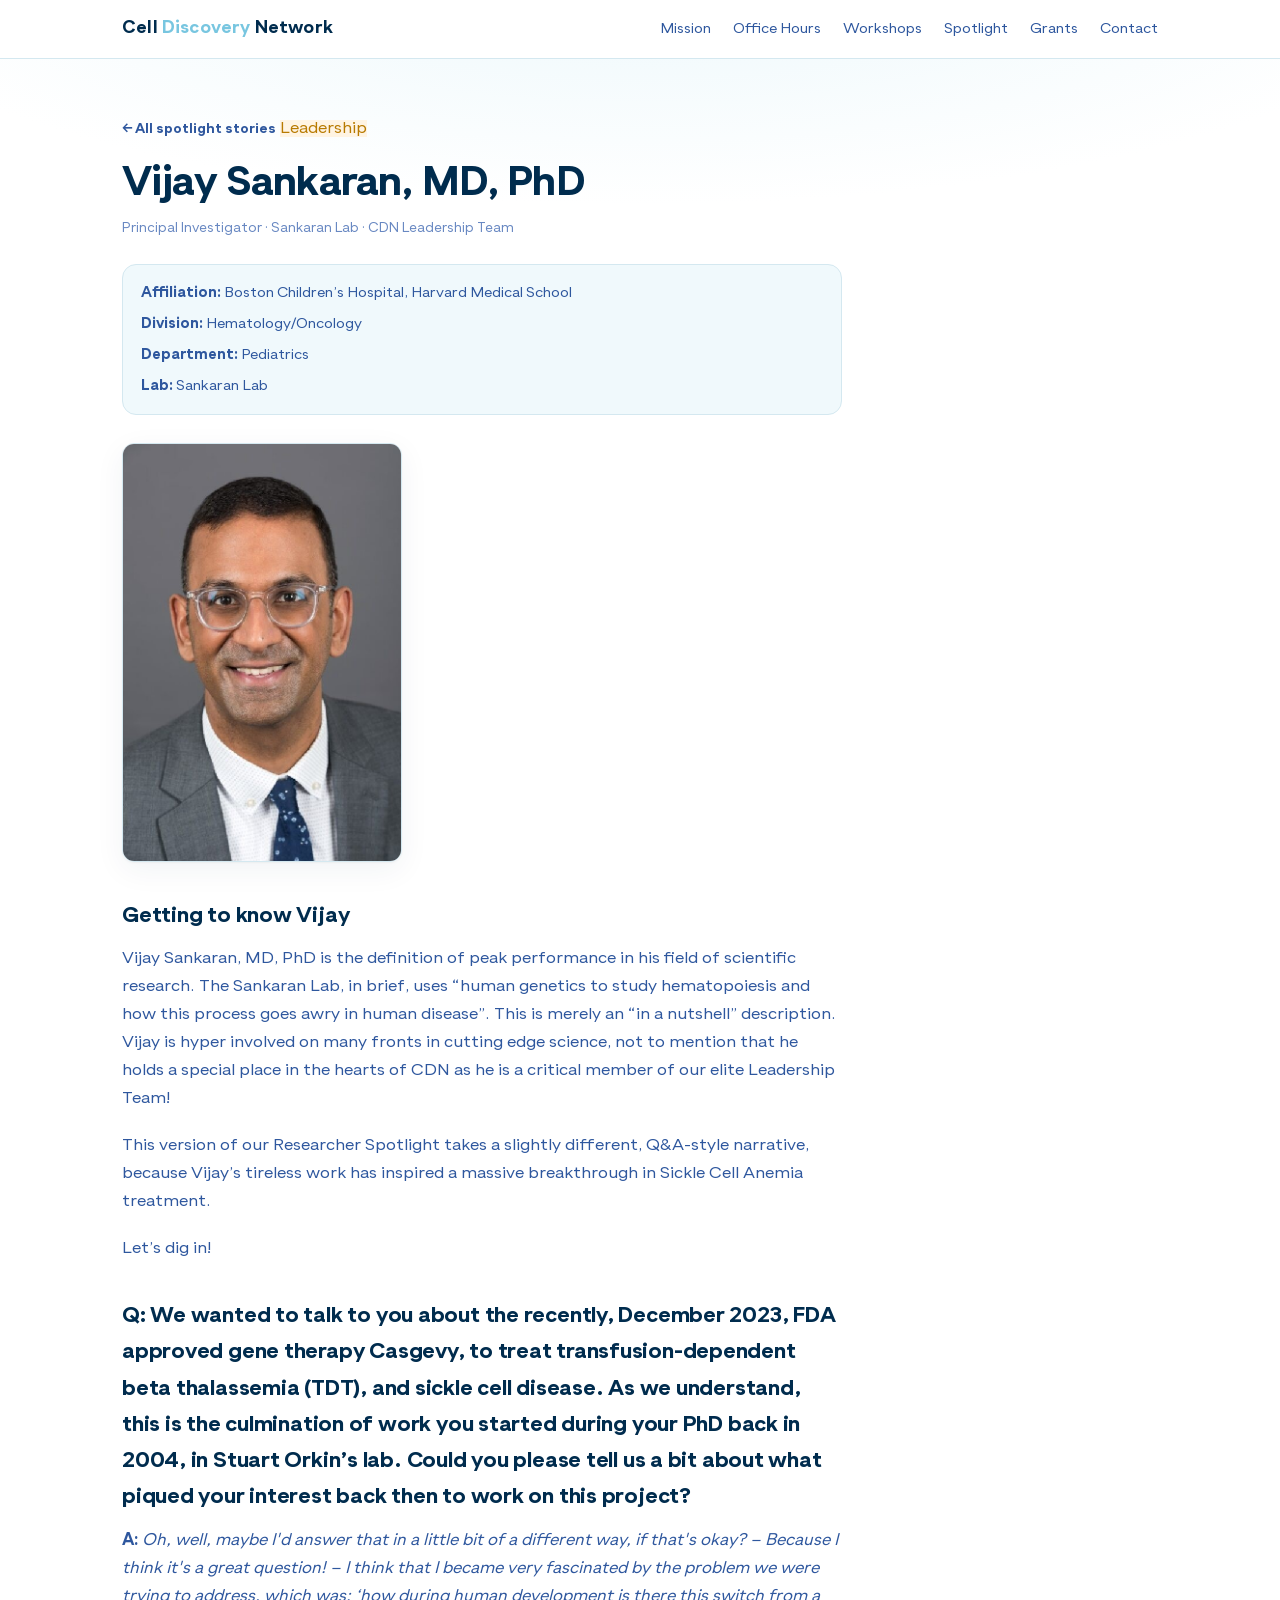
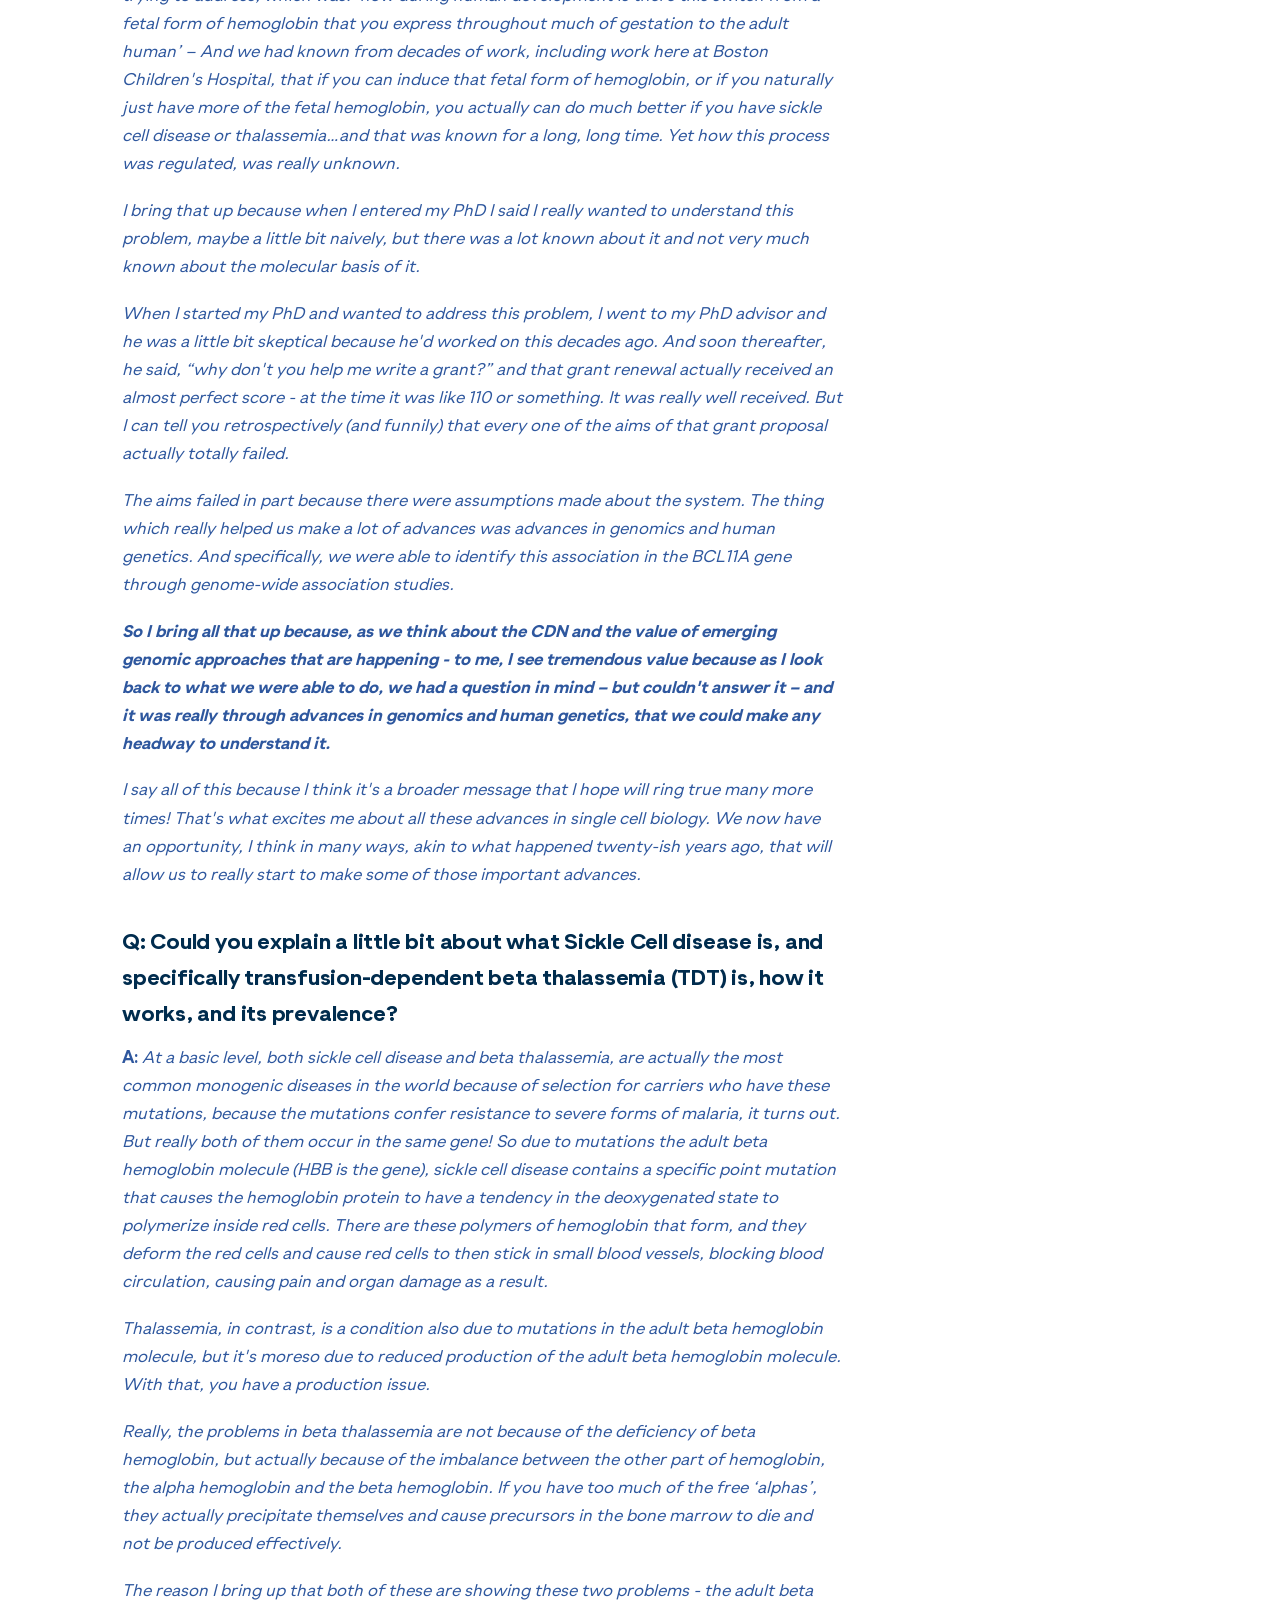
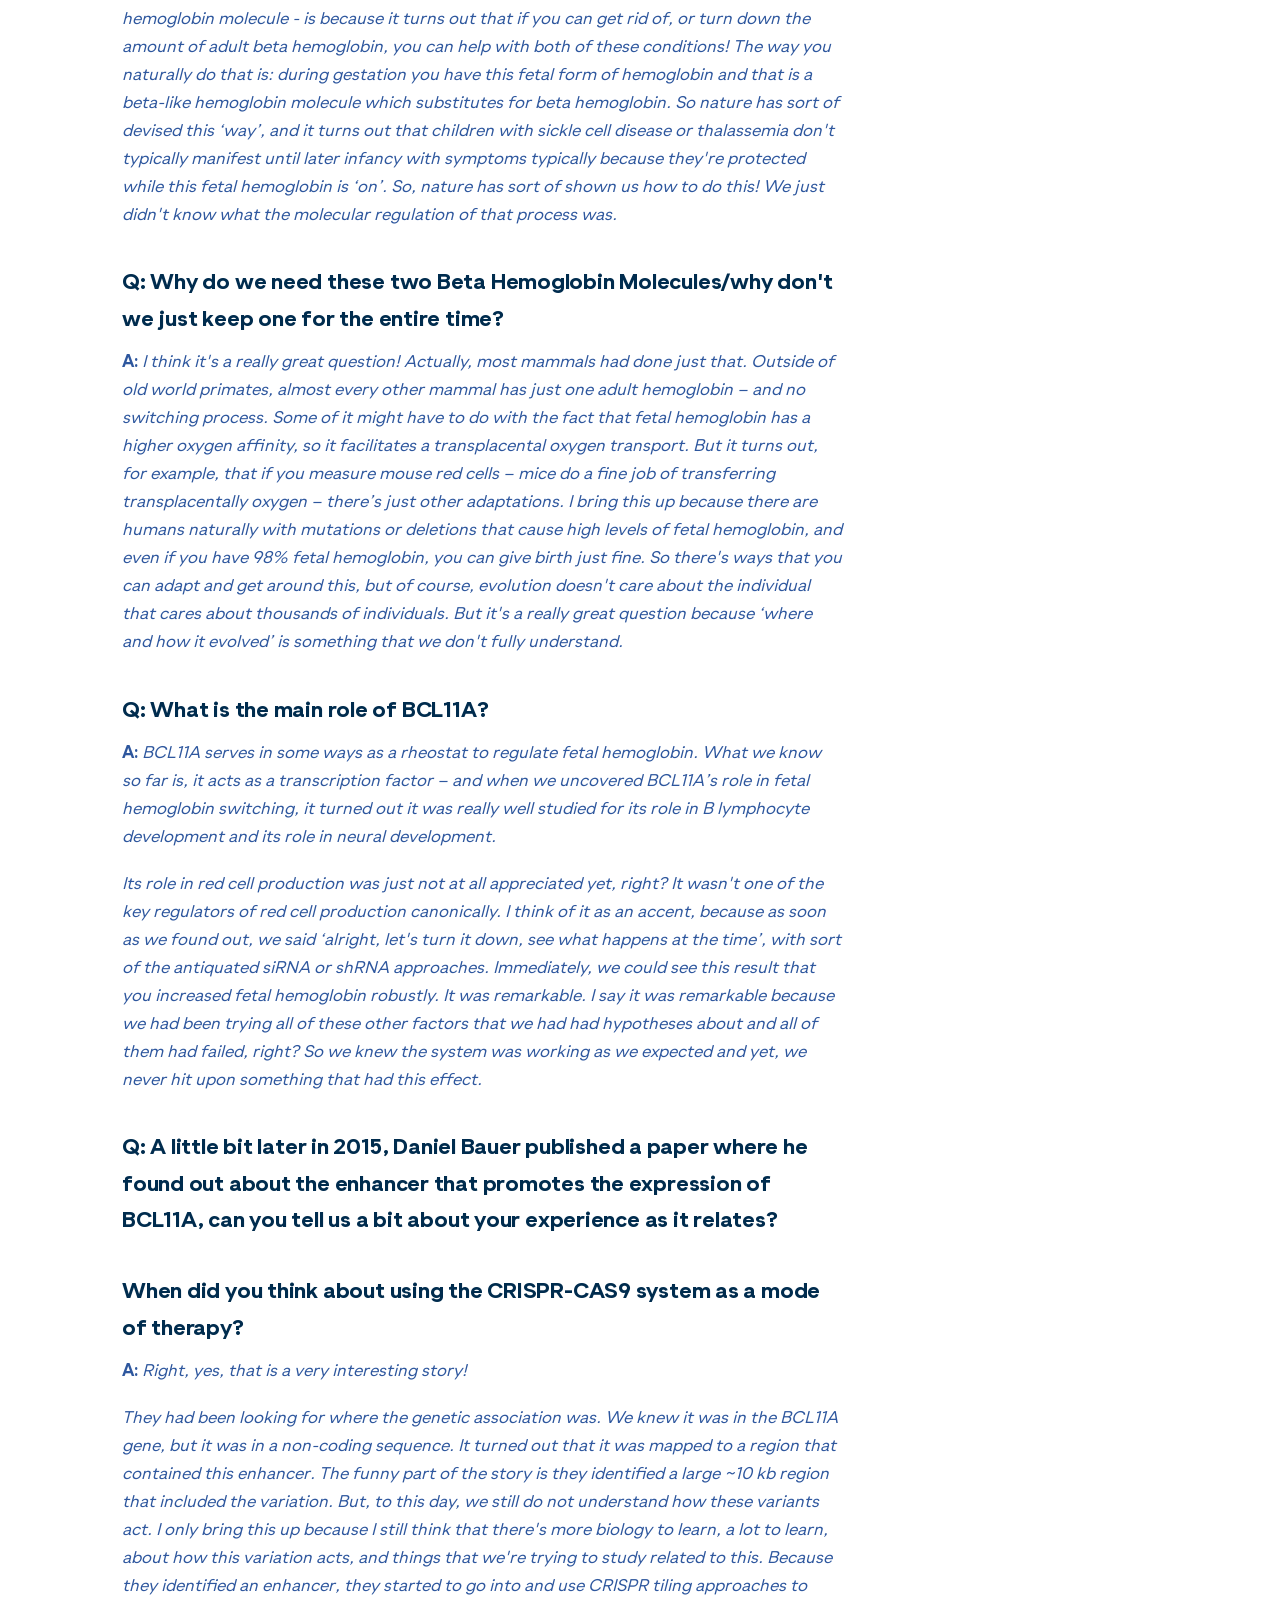
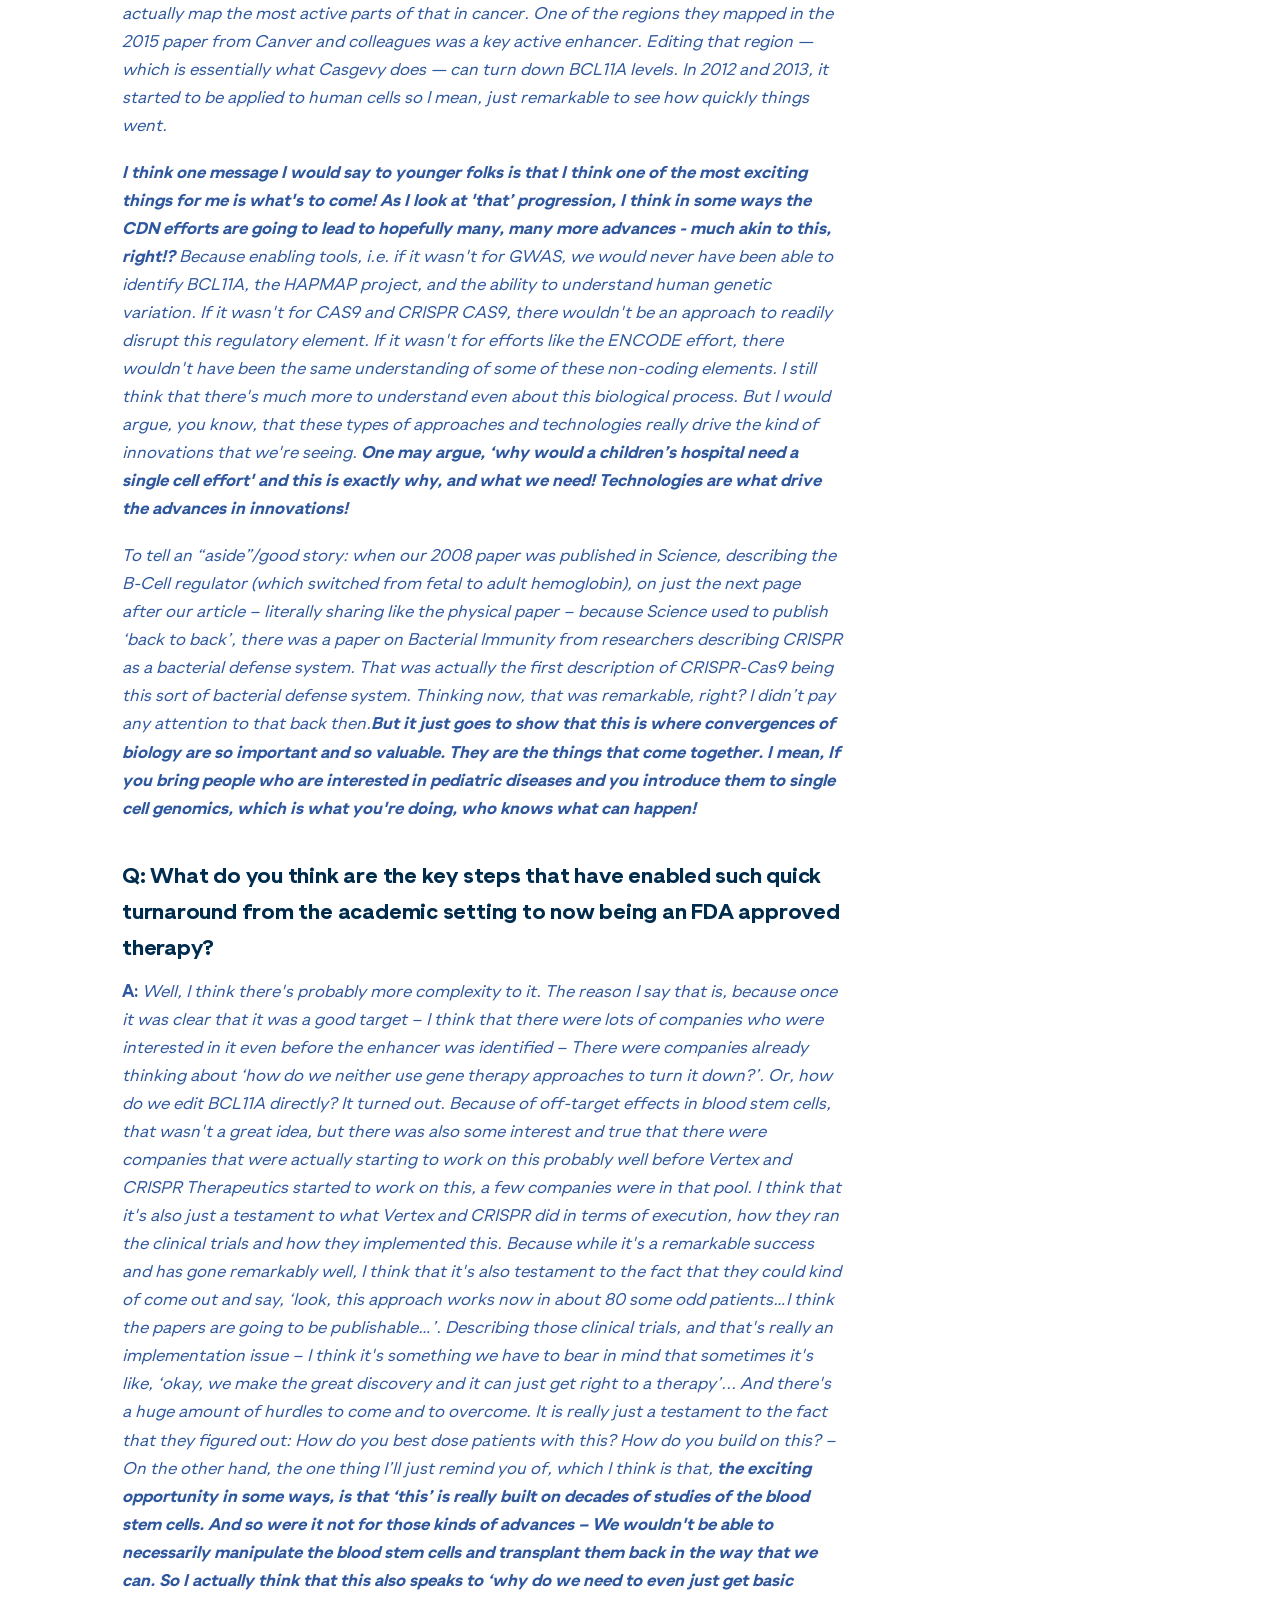
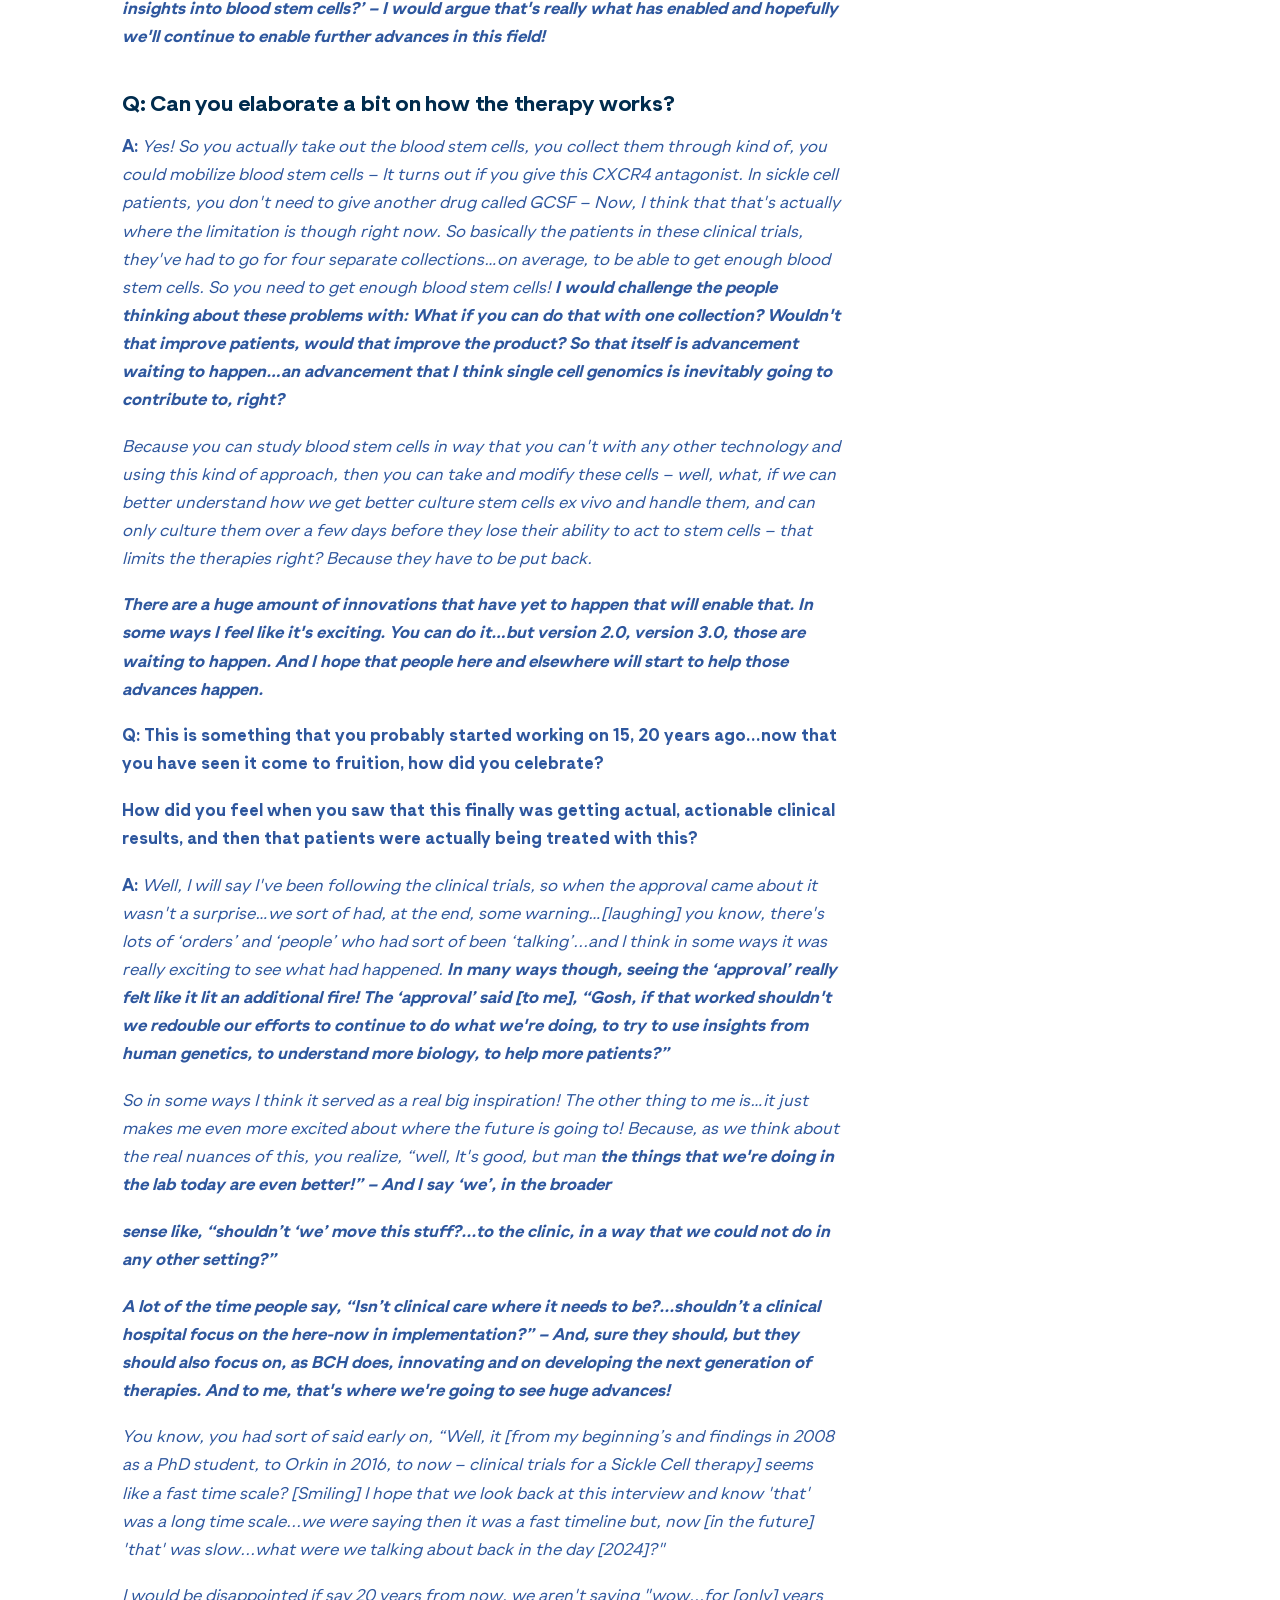
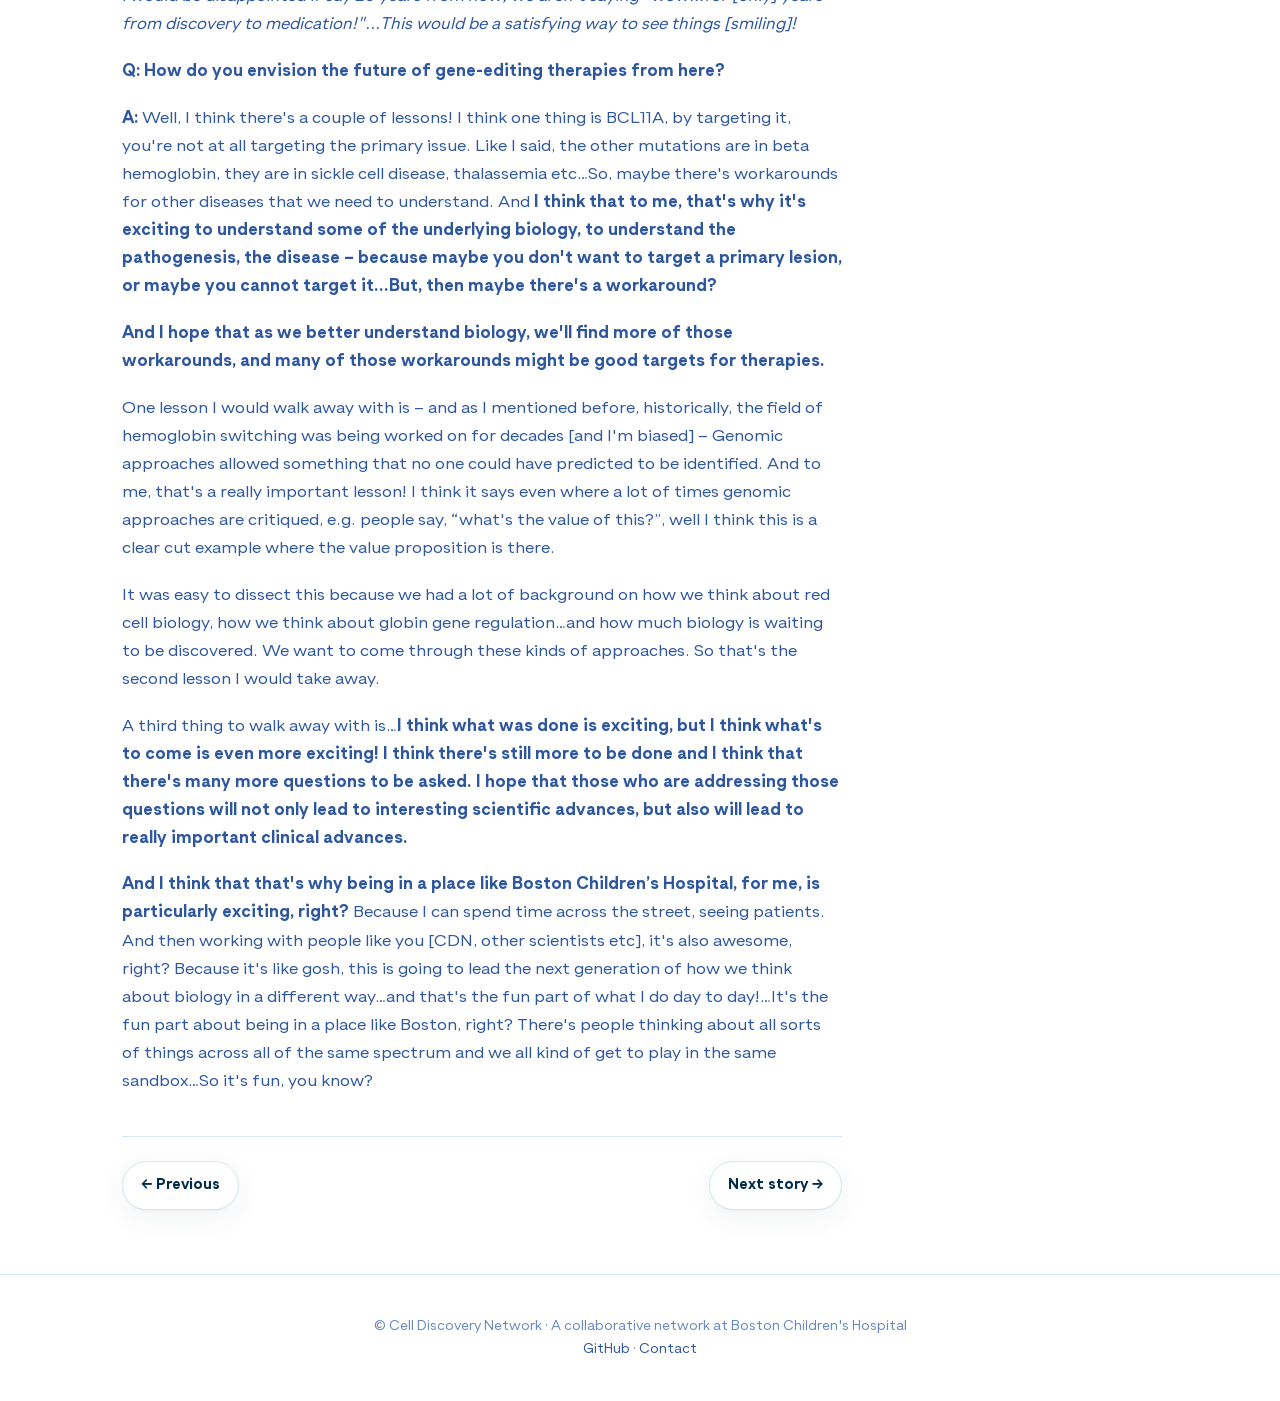
<file: spotlight/vijay-sankaran.html>
<!DOCTYPE html>
<html lang="en">
<head>
  <meta charset="utf-8">
  <meta name="viewport" content="width=device-width, initial-scale=1">
  <title>Vijay Sankaran, MD, PhD — Cell Discovery Network</title>
  <meta name="description" content="CDN Researcher Spotlight with Vijay Sankaran on sickle cell disease, BCL11A, and FDA-approved gene therapy Casgevy.">
  <link rel="stylesheet" href="../styles.css?v=3">
</head>
<body>

  <nav class="nav">
    <div class="wrap">
      <a class="brand" href="../index.html">Cell <span>Discovery</span> Network</a>
      <div class="links">
        <a href="../index.html#mission">Mission</a>
        <a href="../index.html#office-hours">Office Hours</a>
        <a href="../index.html#workshops">Workshops</a>
        <a href="./">Spotlight</a>
        <a href="../index.html#grants">Grants</a>
        <a href="../index.html#contact">Contact</a>
      </div>
    </div>
  </nav>

  <header class="page-hero">
    <div class="wrap">
      <a class="back" href="./">← All spotlight stories</a>
      <span class="pill pill-gold">Leadership</span>
      <h1>Vijay Sankaran, MD, PhD</h1>
      <p class="story-meta">Principal Investigator · Sankaran Lab · CDN Leadership Team</p>
    </div>
  </header>

  <article class="story">
    <div class="wrap">
      <div class="story-body">
<div class="story-affiliation">
<div><strong>Affiliation:</strong> Boston Children’s Hospital, Harvard Medical School</div>
<div><strong>Division:</strong> Hematology/Oncology</div>
<div><strong>Department:</strong> Pediatrics</div>
<div><strong>Lab:</strong> Sankaran Lab</div>
</div>
<figure class="story-portrait">
  <img src="../assets/spotlight/vijay-sankaran-image1.png" alt="Vijay Sankaran" loading="lazy">
</figure>
<h2>Getting to know Vijay</h2>
<p>Vijay Sankaran, MD, PhD is the definition of peak performance in his field of scientific research. The Sankaran Lab, in brief, uses “human genetics to study hematopoiesis and how this process goes awry in human disease”. This is merely an “in a nutshell” description. Vijay is hyper involved on many fronts in cutting edge science, not to mention that he holds a special place in the hearts of CDN as he is a critical member of our elite Leadership Team!</p>
<p>This version of our Researcher Spotlight takes a slightly different, Q&amp;A-style narrative, because Vijay’s tireless work has inspired a massive breakthrough in Sickle Cell Anemia treatment.</p>
<p>Let’s dig in!</p>
<h2>Q: We wanted to talk to you about the recently, December 2023, FDA approved gene therapy Casgevy, to treat transfusion-dependent beta thalassemia (TDT), and sickle cell disease. As we understand, this is the culmination of work you started during your PhD back in 2004, in Stuart Orkin’s lab. Could you please tell us a bit about what piqued your interest back then to work on this project?</h2>
<p><strong>A:</strong> <em>Oh, well, maybe I&#x27;d answer that in a little bit of a different way, if that&#x27;s okay? – Because I think it&#x27;s a great question! – I think that I became very fascinated by the problem we were trying to address, which was: ‘how during human development is there this switch from a fetal form of hemoglobin that you express throughout much of gestation to the adult human’ – And we had known from decades of work, including work here at Boston Children&#x27;s Hospital, that if you can induce that fetal form of hemoglobin, or if you naturally just have more of the fetal hemoglobin, you actually can do much better if you have sickle cell disease or thalassemia…and that was known for a long, long time. Yet how this process was regulated, was really unknown.</em></p>
<p><em>I bring that up because when I entered my PhD I said I really wanted to understand this problem, maybe a little bit naively, but there was a lot known about it and not very much known about the molecular basis of it.</em></p>
<p><em>When I started my PhD and wanted to address this problem, I went to my PhD advisor and he was a little bit skeptical because he&#x27;d worked on this decades ago. And soon thereafter, he said, “why don&#x27;t you help me write a grant?” and that grant renewal actually received an almost perfect score - at the time it was like 110 or something. It was really well received. But I can tell you retrospectively (and funnily) that every one of the aims of that grant proposal actually totally failed.</em></p>
<p><em>The aims failed in part because there were assumptions made about the system.  The thing which really helped us make a lot of advances was advances in genomics and human genetics. And specifically, we were able to identify this association in the BCL11A gene through genome-wide association studies.</em></p>
<p><strong><em>So I bring all that up because, as we think about the CDN and the value of emerging genomic approaches that are happening - to me, I see tremendous value because as I look back to what we were able to do, we had a question in mind – but couldn&#x27;t answer it – and it was really through advances in genomics and human genetics, that we could make any headway to understand it.</em></strong></p>
<p><em>I say all of this because I think it&#x27;s a broader message that I hope will ring true many more times! That&#x27;s what excites me about all these advances in single cell biology. We now have an opportunity, I think in many ways, akin to what happened twenty-ish years ago, that will allow us to really start to make some of those important advances.</em></p>
<h2>Q: Could you explain a little bit about what Sickle Cell disease is, and specifically transfusion-dependent beta thalassemia (TDT) is, how it works, and its prevalence?</h2>
<p><strong>A:</strong> <em>At a basic level, both sickle cell disease and beta thalassemia, are actually the most common monogenic diseases in the world because of selection for carriers who have these mutations, because the mutations confer resistance to severe forms of malaria, it turns out. But really both of them occur in the same gene! So due to mutations the adult beta hemoglobin molecule (HBB is the gene), sickle cell disease contains a specific point mutation that causes the hemoglobin protein to have a tendency in the deoxygenated state to polymerize inside red cells. There are these polymers of hemoglobin that form, and they deform the red cells and cause red cells to then stick in small blood vessels, blocking blood circulation, causing pain and organ damage as a result.</em></p>
<p><em>Thalassemia, in contrast, is a condition also due to mutations in the adult beta hemoglobin molecule, but it&#x27;s moreso due to reduced production of the adult beta hemoglobin molecule. With that, you have a production issue.</em></p>
<p><em>Really, the problems in beta thalassemia are not because of the deficiency of beta hemoglobin, but actually because of the imbalance between the other part of hemoglobin, the alpha hemoglobin and the beta hemoglobin. If you have too much of the free ‘alphas’, they actually precipitate themselves and cause precursors in the bone marrow to die and not be produced effectively.</em></p>
<p><em>The reason I bring up that both of these are showing these two problems - the adult beta hemoglobin molecule - is because it turns out that if you can get rid of, or turn down the amount of adult beta hemoglobin, you can help with both of these conditions! The way you naturally do that is: during gestation you have this fetal form of hemoglobin and that is a beta-like hemoglobin molecule which substitutes for beta hemoglobin. So nature has sort of devised this ‘way’, and it turns out that children with sickle cell disease or thalassemia don&#x27;t typically manifest until later infancy with symptoms typically because they&#x27;re protected while this fetal hemoglobin is ‘on’. So, nature has sort of shown us how to do this! We just didn&#x27;t know what the molecular regulation of that process was.</em></p>
<h2>Q: Why do we need these two Beta Hemoglobin Molecules/why don&#x27;t we just keep one for the entire time?</h2>
<p><strong>A:</strong> <em>I think it&#x27;s a really great question! Actually, most mammals had done just that. Outside of old world primates, almost every other mammal has just one adult hemoglobin – and no switching process. Some of it might have to do with the fact that fetal hemoglobin has a higher oxygen affinity, so it facilitates a transplacental oxygen transport. But it turns out, for example, that if you measure mouse red cells – mice do a fine job of transferring transplacentally oxygen – there’s just other adaptations. I bring this up because there are humans naturally with mutations or deletions that cause high levels of fetal hemoglobin, and even if you have 98% fetal hemoglobin, you can give birth just fine. So there&#x27;s ways that you can adapt and get around this, but of course, evolution doesn&#x27;t care about the individual that cares about thousands of individuals. But it&#x27;s a really great question because ‘where and how it evolved’ is something that we don&#x27;t fully understand.</em></p>
<h2>Q: What is the main role of BCL11A?</h2>
<p><strong>A:</strong> <em>BCL11A serves in some ways as a rheostat to regulate fetal hemoglobin. What we know so far is, it acts as a transcription factor – and when we uncovered BCL11A’s role in fetal hemoglobin switching, it turned out it was really well studied for its role in B lymphocyte development and its role in neural development.</em></p>
<p><em>Its role in red cell production was just not at all appreciated yet, right? It wasn&#x27;t one of the key regulators of red cell production canonically. I think of it as an accent, because as soon as we found out, we said ‘alright, let&#x27;s turn it down, see what happens at the time’, with sort of the antiquated siRNA or shRNA approaches. Immediately, we could see this result that you increased fetal hemoglobin robustly. It was remarkable. I say it was remarkable because we had been trying all of these other factors that we had had hypotheses about and all of them had failed, right? So we knew the system was working as we expected and yet, we never hit upon something that had this effect.</em></p>
<h2>Q: A little bit later in 2015, Daniel Bauer published a paper where he found out about the enhancer that promotes the expression of BCL11A, can you tell us a bit about your experience as it relates?</h2>
<h2>When did you think about using the CRISPR-CAS9 system as a mode of therapy?</h2>
<p><strong>A:</strong> <em>Right, yes, that is a very interesting story!</em></p>
<p><em>They had been looking for where the genetic association was. We knew it was in the BCL11A gene, but it was in a non-coding sequence. It turned out that it was mapped to a region that contained this enhancer. The funny part of the story is they identified a large ~10 kb region that included the variation. But, to this day, we still do not understand how these variants act. I only bring this up because I still think that there&#x27;s more biology to learn, a lot to learn, about how this variation acts, and things that we&#x27;re trying to study related to this. Because they identified an enhancer, they started to go into and use CRISPR tiling approaches to actually map the most active parts of that in cancer. One of the regions they mapped in the 2015 paper from Canver and colleagues was a key active enhancer. Editing that region — which is essentially what Casgevy does — can turn down BCL11A levels. In 2012 and 2013, it started to be applied to human cells so I mean, just remarkable to see how quickly things went.</em></p>
<p><strong><em>I think one message I would say to younger folks is that I think one of the most exciting things for me is what&#x27;s to come! As I look at 'that’ progression, I think in some ways the CDN efforts are going to lead to hopefully many, many more advances - much akin to this, right!?</strong> Because enabling tools, i.e. if it wasn&#x27;t for GWAS, we would never have been able to identify BCL11A, the HAPMAP project, and the ability to understand human genetic variation. If it wasn&#x27;t for CAS9 and CRISPR CAS9, there wouldn&#x27;t be an approach to readily disrupt this regulatory element. If it wasn&#x27;t for efforts like the ENCODE effort, there wouldn&#x27;t have been the same understanding of some of these non-coding elements. I still think that there&#x27;s much more to understand even about this biological process. But I would argue, you know, that these types of approaches and technologies really drive the kind of innovations that we&#x27;re seeing.	 <strong>One may argue, ‘why would a children’s hospital need a single cell effort' and this is exactly why, and what we need! Technologies are what drive the advances in innovations!</em></strong></p>
<p><em>To tell an “aside”/good story: when our 2008 paper was published in Science, describing the B-Cell regulator (which switched from fetal to adult hemoglobin), on just the next page after our article – literally sharing like the physical paper – because Science used to publish ‘back to back’, there was a paper on Bacterial Immunity from researchers describing CRISPR as a bacterial defense system. That was actually the first description of CRISPR-Cas9 being this sort of bacterial defense system. Thinking now, that was remarkable, right? I didn’t pay any attention to that back then.<strong>But it just goes to show that this is where convergences of biology are so important and so valuable. They are the things that come together. I mean, If you bring people who are interested in pediatric diseases and you introduce them to single cell genomics, which is what you&#x27;re doing, who knows what can happen!</strong></em></p>
<h2>Q: What do you think are the key steps that have enabled such quick turnaround from the academic setting to now being an FDA approved therapy?</h2>
<p><strong>A:</strong> <em>Well, I think there&#x27;s probably more complexity to it. The reason I say that is, because once it was clear that it was a good target – I think that there were lots of companies who were interested in it even before the enhancer was identified – There were companies already thinking about ‘how do we neither use gene therapy approaches to turn it down?’. Or, how do we edit BCL11A directly? It turned out. Because of off-target effects in blood stem cells, that wasn&#x27;t a great idea, but there was also some interest and true that there were companies that were actually starting to work on this probably well before Vertex and CRISPR Therapeutics started to work on this, a few companies were in that pool. I think that it&#x27;s also just a testament to what Vertex and CRISPR did in terms of execution, how they ran the clinical trials and how they implemented this. Because while it&#x27;s a remarkable success and has gone remarkably well, I think that it&#x27;s also testament to the fact that they could kind of come out and say, ‘look, this approach works now in about 80 some odd patients…I think the papers are going to be publishable…’. Describing those clinical trials, and that&#x27;s really an implementation issue – I think it&#x27;s something we have to bear in mind that sometimes it&#x27;s like, ‘okay, we make the great discovery and it can just get right to a therapy’... And there&#x27;s a huge amount of hurdles to come and to overcome. It is really just a testament to the fact that they figured out: How do you best dose patients with this? How do you build on this? – On the other hand, the one thing I’ll just remind you of, which I think is that, <strong>the exciting opportunity in some ways, is that ‘this’ is really built on decades of studies of the blood stem cells. And so were it not for those kinds of advances –  We wouldn&#x27;t be able to necessarily manipulate the blood stem cells and transplant them back in the way that we can. So I actually think that this also speaks to ‘why do we need to even just get basic insights into blood stem cells?’ – I would argue that&#x27;s really what has enabled and hopefully we&#x27;ll continue to enable further advances in this field!</strong></em></p>
<h2>Q: Can you elaborate a bit on how the therapy works?</h2>
<p><strong>A:</strong> <em>Yes! So you actually take out the blood stem cells, you collect them through kind of, you could mobilize blood stem cells – It turns out if you give this CXCR4 antagonist. In sickle cell patients, you don&#x27;t need to give another drug called GCSF – Now, I think that that&#x27;s actually where the limitation is though right now. So basically the patients in these clinical trials, they&#x27;ve had to go for four separate collections…on average, to be able to get enough blood stem cells. So you need to get enough blood stem cells! <strong>I would challenge the people thinking about these problems with: What if you can do that with one collection? Wouldn&#x27;t that improve patients, would that improve the product? So that itself is advancement waiting to happen…an advancement that I think single cell genomics is inevitably going to contribute to, right?</strong></em></p>
<p><em>Because you can study blood stem cells in way that you can&#x27;t with any other technology and using this kind of approach, then you can take and modify these cells – well, what, if we can better understand how we get better culture stem cells ex vivo and handle them, and can only culture them over a few days before they lose their ability to act to stem cells – that limits the therapies right? Because they have to be put back.</em></p>
<p><strong><em>There are a huge amount of innovations that have yet to happen that will enable that. In some ways I feel like it&#x27;s exciting. You can do it…but version 2.0, version 3.0, those are waiting to happen. And I hope that people here and elsewhere will start to help those advances happen.</em></strong></p>
<p><strong>Q: This is something that you probably started working on 15, 20 years ago…now that you have seen it come to fruition, how did you celebrate?</strong></p>
<p><strong>How did you feel when you saw that this finally was getting actual, actionable clinical results, and then that patients were actually being treated with this?</strong></p>
<p><strong>A:</strong> <em>Well, I will say I&#x27;ve been following the clinical trials, so when the approval came about it wasn&#x27;t a surprise…we sort of had, at the end, some warning…[laughing] you know, there&#x27;s lots of ‘orders’ and ‘people’ who had sort of been ‘talking’...and I think in some ways it was really exciting to see what had happened. <strong>In many ways though, seeing the ‘approval’ really felt like it lit an additional fire! The ‘approval’ said [to me], “Gosh, if that worked shouldn&#x27;t we redouble our efforts to continue to do what we&#x27;re doing, to try to use insights from human genetics, to understand more biology, to help more patients?”</strong></em></p>
<p><em>So in some ways I think it served as a real big inspiration! The other thing to me is…it just makes me even more excited about where the future is going to! Because, as we think about the real nuances of this, you realize, “well, It&#x27;s good, but man <strong>the things that we&#x27;re doing in the lab today are even better!” – And I say ‘we’, in the broader</strong></em></p>
<p><strong><em>sense like, “shouldn’t ‘we’ move this stuff?...to the clinic, in a way that we could not do in any other setting?”</em></strong></p>
<p><strong><em>A lot of the time people say, “Isn’t clinical care where it needs to be?...shouldn’t a clinical hospital focus on the here-now in implementation?” – And, sure they should, but they should also focus on, as BCH does, innovating and on developing the next generation of therapies. And to me, that&#x27;s where we&#x27;re going to see huge advances!</em></strong></p>
<p><em>You know, you had sort of said early on, “Well, it [from my beginning’s and findings in 2008 as a PhD student, to Orkin in 2016, to now – clinical trials for a Sickle Cell therapy] seems like a fast time scale?  [Smiling] I hope that we look back at this interview and know &#x27;that&#x27; was a long time scale...we were saying then it was a fast timeline but, now [in the future] &#x27;that&#x27; was slow...what were we talking about back in the day [2024]?&quot;</em></p>
<p><em>I would be disappointed if say 20 years from now, we aren&#x27;t saying &quot;wow...for [only] years from discovery to medication!&quot;...This would be a satisfying way to see things [smiling]!</em></p>
<p><strong>Q: How do you envision the future of gene-editing therapies from here?</strong></p>
<p><strong>A:</strong> Well, I think there&#x27;s a couple of lessons! I think one thing is BCL11A, by targeting it, you&#x27;re not at all targeting the primary issue. Like I said, the other mutations are in beta hemoglobin, they are in sickle cell disease, thalassemia etc…So, maybe there&#x27;s workarounds for other diseases that we need to understand. And <strong>I think that to me, that&#x27;s why it&#x27;s exciting to understand some of the underlying biology, to understand the pathogenesis, the disease – because maybe you don&#x27;t want to target a primary lesion, or maybe you cannot target it…But, then maybe there&#x27;s a workaround?</strong></p>
<p><strong>And I hope that as we better understand biology, we&#x27;ll find more of those workarounds, and many of those workarounds might be good targets for therapies.</strong></p>
<p>One lesson I would walk away with is – and as I mentioned before, historically, the field of hemoglobin switching was being worked on for decades [and I&#x27;m biased] – Genomic approaches allowed something that no one could have predicted to be identified. And to me, that&#x27;s a really important lesson! I think it says even where a lot of times genomic approaches are critiqued, e.g. people say, “what&#x27;s the value of this?”, well I think this is a clear cut example where the value proposition is there.</p>
<p>It was easy to dissect this because we had a lot of background on how we think about red cell biology, how we think about globin gene regulation…and how much biology is waiting to be discovered. We want to come through these kinds of approaches. So that&#x27;s the second lesson I would take away.</p>
<p>A third thing to walk away with is…<strong>I think what was done is exciting, but I think what&#x27;s to come is even more exciting! I think there&#x27;s still more to be done and I think that there&#x27;s many more questions to be asked. I hope that those who are addressing those questions will not only lead to interesting scientific advances, but also will lead to really important clinical advances.</strong></p>
<p><strong>And I think that that&#x27;s why being in a place like Boston Children’s Hospital, for me, is particularly exciting, right?</strong> Because I can spend time across the street, seeing patients. And then working with people like you [CDN, other scientists etc], it&#x27;s also awesome, right? Because it&#x27;s like gosh, this is going to lead the next generation of how we think about biology in a different way…and that&#x27;s the fun part of what I do day to day!…It&#x27;s the fun part about being in a place like Boston, right? There&#x27;s people thinking about all sorts of things across all of the same spectrum and we all kind of get to play in the same sandbox…So it&#x27;s fun, you know?</p>
        <div class="story-nav">
          <a class="btn" href="sarah-djeddi.html">← Previous</a>
          <a class="btn" href="./">Next story →</a>
        </div>
      </div>
    </div>
  </article>

  <footer>
    <div class="wrap">
      © Cell Discovery Network · A collaborative network at Boston Children's Hospital<br>
      <a href="https://github.com/CellDiscoveryNetwork">GitHub</a> ·
      <a href="mailto:celldiscoverynetwork@childrens.harvard.edu">Contact</a>
    </div>
  </footer>

</body>
</html>
</file>
<file: styles.css>
/* ===== Cell Discovery Network — landing page ===== */

@font-face {
  font-family: "Gramatika";
  src: url("assets/fonts/Gramatika-Regular.ttf") format("truetype");
  font-weight: 400;
  font-style: normal;
  font-display: swap;
}
@font-face {
  font-family: "Gramatika";
  src: url("assets/fonts/Gramatika-Medium.ttf") format("truetype");
  font-weight: 500;
  font-style: normal;
  font-display: swap;
}
@font-face {
  font-family: "Gramatika";
  src: url("assets/fonts/Gramatika-Bold.ttf") format("truetype");
  font-weight: 600;
  font-style: normal;
  font-display: swap;
}
@font-face {
  font-family: "Gramatika";
  src: url("assets/fonts/Gramatika-Bold.ttf") format("truetype");
  font-weight: 700;
  font-style: normal;
  font-display: swap;
}

:root {
  --bg: #ffffff;
  --bg-soft: #f0f9fc;
  --bg-card: #ffffff;
  --ink: #002c4e;
  --ink-soft: #2e579e;
  --muted: #6888c2;
  --line: #d4e8f0;
  --accent: #002c4e;
  --accent-2: #e97d42;
  --accent-soft: #eaf7fb;
  --cdn-sky: #78c6e0;
  --cdn-seafoam: #6abcb6;
  --cdn-lavender: #d48bd3;
  --cdn-gold: #ffb653;
  --max: 1080px;
  --radius: 14px;
  --shadow: 0 1px 2px rgba(0, 0, 0, 0.04), 0 8px 30px rgba(0, 44, 78, 0.06);
  /* Brand font: Gramatika (self-hosted). Urbanist only as emergency fallback. */
  --font: "Gramatika", "Urbanist", -apple-system, BlinkMacSystemFont, "Segoe UI", sans-serif;
}

* { box-sizing: border-box; }
html { scroll-behavior: smooth; }
body {
  margin: 0;
  background: var(--bg);
  color: var(--ink);
  font-family: var(--font);
  font-weight: 400;
  font-size: 17px;
  line-height: 1.65;
  -webkit-font-smoothing: antialiased;
}

a { color: var(--accent); text-decoration: none; }
a:hover { text-decoration: underline; }
.wrap { max-width: var(--max); margin: 0 auto; padding: 0 22px; }

.nav {
  position: sticky;
  top: 0;
  z-index: 50;
  background: rgba(255, 255, 255, 0.86);
  backdrop-filter: saturate(180%) blur(10px);
  border-bottom: 1px solid var(--line);
}
.nav .wrap {
  display: flex;
  align-items: center;
  justify-content: space-between;
  height: 58px;
}
.nav .brand {
  font-weight: 600;
  letter-spacing: 0.01em;
  font-size: 18px;
  color: var(--ink);
}
.nav .brand span { color: var(--cdn-sky); }
.nav .links { display: flex; gap: 22px; font-size: 15px; }
.nav .links a { color: var(--ink-soft); }
.nav .links a:hover { color: var(--accent); text-decoration: none; }
@media (max-width: 720px) { .nav .links { display: none; } }

.hero {
  padding: 72px 0 46px;
  text-align: center;
  background: radial-gradient(1200px 380px at 50% -120px, var(--accent-soft), transparent 70%);
}
.eyebrow {
  font-size: 13px;
  letter-spacing: 0.14em;
  text-transform: uppercase;
  color: var(--accent);
  font-weight: 600;
}
.hero h1 {
  font-family: var(--font);
  font-size: clamp(32px, 5vw, 56px);
  line-height: 1.12;
  margin: 14px auto 0;
  font-weight: 700;
  max-width: 820px;
  letter-spacing: -0.02em;
}
.hero .tag {
  font-size: clamp(17px, 2.2vw, 20px);
  color: var(--ink-soft);
  max-width: 720px;
  margin: 18px auto 0;
}

.btns {
  display: flex;
  flex-wrap: wrap;
  gap: 12px;
  justify-content: center;
  margin: 30px 0 4px;
}
.btn {
  display: inline-flex;
  align-items: center;
  gap: 9px;
  border: 1px solid var(--line);
  background: var(--bg-card);
  color: var(--ink);
  padding: 11px 18px;
  border-radius: 999px;
  font-weight: 600;
  font-size: 15px;
  box-shadow: var(--shadow);
  transition: 0.15s;
}
.btn:hover { text-decoration: none; transform: translateY(-1px); border-color: var(--accent); color: var(--accent); }
.btn.primary { background: var(--accent); color: #fff; border-color: var(--accent); }
.btn.primary:hover { background: #001f38; color: #fff; }
.btn.cta { background: var(--accent-2); color: #fff; border-color: var(--accent-2); }
.btn.cta:hover { background: #d56a2f; color: #fff; border-color: #d56a2f; }

section { padding: 54px 0; }
section.alt {
  background: var(--bg-soft);
  border-top: 1px solid var(--line);
  border-bottom: 1px solid var(--line);
}
.h2 {
  font-family: var(--font);
  font-size: clamp(26px, 3.6vw, 38px);
  font-weight: 700;
  margin: 0 0 6px;
  letter-spacing: -0.02em;
}
.lead { color: var(--ink-soft); max-width: 760px; margin: 0 0 26px; }
.center { text-align: center; margin-left: auto; margin-right: auto; }

.calendar-wrap {
  border: 1px solid var(--line);
  border-radius: var(--radius);
  overflow: hidden;
  box-shadow: var(--shadow);
  background: var(--bg-card);
}
.calendar-wrap iframe {
  display: block;
  width: 100%;
  height: 600px;
  border: 0;
}
@media (max-width: 720px) {
  .calendar-wrap iframe { height: 450px; }
}

.grid { display: grid; grid-template-columns: repeat(3, 1fr); gap: 16px; }
@media (max-width: 820px) { .grid { grid-template-columns: 1fr; } }

.card {
  background: var(--bg-card);
  border: 1px solid var(--line);
  border-radius: var(--radius);
  padding: 22px;
  box-shadow: var(--shadow);
}
.card h3 { margin: 0 0 6px; font-size: 18px; font-weight: 600; }
.card .pill {
  display: inline-block;
  font-size: 12px;
  font-weight: 600;
  letter-spacing: 0.04em;
  color: var(--accent);
  background: var(--accent-soft);
  padding: 3px 10px;
  border-radius: 999px;
  margin-bottom: 10px;
}
.card p { margin: 0 0 14px; color: var(--ink-soft); font-size: 15px; }
.card .more { font-weight: 600; font-size: 14px; color: var(--accent-2); }
.card .meta { font-size: 13px; color: var(--muted); margin-top: 10px; }

.cats { display: grid; grid-template-columns: repeat(4, 1fr); gap: 14px; }
@media (max-width: 820px) { .cats { grid-template-columns: repeat(2, 1fr); } }
.cat {
  border: 1px solid var(--line);
  border-radius: var(--radius);
  padding: 18px;
  background: var(--bg-card);
  box-shadow: var(--shadow);
}
.cat h4 { margin: 0 0 6px; font-size: 16px; font-weight: 600; }
.cat p { margin: 0; font-size: 14px; color: var(--ink-soft); }
.cat a { font-weight: 600; font-size: 14px; }

.pill-seafoam { color: #3d8a84; background: #e8f6f5; }
.pill-lavender { color: #9a4a99; background: #f9edf9; }
.pill-gold { color: #b87a00; background: #fff4e3; }

.video-highlight {
  margin-top: 36px;
  padding: 28px;
  background: var(--bg-card);
  border: 1px solid var(--line);
  border-radius: var(--radius);
  box-shadow: var(--shadow);
}
.video-highlight h3 {
  margin: 0 0 6px;
  font-size: 20px;
  font-weight: 600;
}
.video-highlight > p {
  margin: 0 0 18px;
  color: var(--ink-soft);
  font-size: 15px;
  max-width: 720px;
}
.video-wrap {
  position: relative;
  width: 100%;
  aspect-ratio: 16 / 9;
  border-radius: 10px;
  overflow: hidden;
  background: #001a2e;
}
.video-wrap iframe {
  position: absolute;
  inset: 0;
  width: 100%;
  height: 100%;
  border: 0;
}

.team-grid { display: grid; grid-template-columns: repeat(2, 1fr); gap: 16px; }
@media (max-width: 720px) { .team-grid { grid-template-columns: 1fr; } }
.team-grid .card h3 { font-size: 17px; }

.contact-list { list-style: none; padding: 0; margin: 0; }
.contact-list li { margin: 0 0 10px; color: var(--ink-soft); }
.contact-list a { font-weight: 600; }

footer {
  padding: 40px 0;
  border-top: 1px solid var(--line);
  color: var(--muted);
  font-size: 14px;
  text-align: center;
}
footer a { color: var(--ink-soft); }

/* Spotlight archive & story pages */
.page-hero {
  padding: 56px 0 0;
  background: radial-gradient(1200px 380px at 50% -120px, var(--accent-soft), transparent 70%);
}
.page-hero .back {
  display: inline-block;
  font-size: 14px;
  font-weight: 600;
  color: var(--ink-soft);
  margin-bottom: 18px;
}
.page-hero .back:hover { color: var(--accent); text-decoration: none; }
.page-hero h1 {
  font-size: clamp(28px, 4vw, 42px);
  font-weight: 700;
  letter-spacing: -0.02em;
  margin: 0 0 10px;
  max-width: 820px;
  line-height: 1.15;
}
.story {
  padding: 12px 0 64px;
}
.story-meta {
  color: var(--muted);
  font-size: 14px;
  margin: 0 0 12px;
}
.story-body {
  max-width: 720px;
}
.story-affiliation {
  display: grid;
  gap: 6px;
  margin: 0 0 28px;
  padding: 16px 18px;
  background: var(--bg-soft);
  border: 1px solid var(--line);
  border-radius: var(--radius);
  color: var(--ink-soft);
  font-size: 15px;
}
.story-affiliation a {
  color: inherit;
  text-decoration: underline;
  text-underline-offset: 2px;
}
.story-affiliation a:hover {
  color: var(--accent-2);
}
.story-portrait {
  margin: 0 0 28px;
  max-width: 280px;
}
.story-portrait img {
  display: block;
  width: 100%;
  height: auto;
  border-radius: 12px;
  border: 1px solid var(--line);
  box-shadow: var(--shadow);
}
.story-body p {
  color: var(--ink-soft);
  margin: 0 0 1.1em;
}
.story-body h2 {
  font-size: 22px;
  font-weight: 700;
  margin: 1.6em 0 0.5em;
  letter-spacing: -0.01em;
}
.story-figure {
  margin: 1.6em 0;
  text-align: left;
}
.story-figure img {
  display: block;
  width: auto;
  max-width: 100%;
  height: auto;
  margin: 0 auto;
  border-radius: 10px;
  border: 1px solid var(--line);
  background: var(--bg-card);
}
.story-figure figcaption {
  margin-top: 10px;
  font-size: 14px;
  color: var(--muted);
  line-height: 1.5;
  text-align: left;
}
.story-table {
  width: auto;
  max-width: 100%;
  margin: 1.6em auto;
  border-collapse: collapse;
  font-size: 15px;
  color: var(--ink-soft);
  text-align: left;
}
.story-table th,
.story-table td {
  border: 1px solid var(--ink);
  padding: 10px 14px;
  text-align: left;
  font-weight: 400;
}
.story-table tr:first-child th,
.story-table tr:first-child td,
.story-table tr:last-child th,
.story-table tr:last-child td {
  font-weight: 700;
}
.story-body .refs {
  padding-left: 1.2em;
  margin: 0 0 1.2em;
}
.story-body .refs li {
  margin: 0 0 0.75em;
  color: var(--ink-soft);
  font-size: 14.5px;
  line-height: 1.55;
}
.story-nav {
  margin-top: 40px;
  padding-top: 24px;
  border-top: 1px solid var(--line);
  display: flex;
  flex-wrap: wrap;
  gap: 12px;
  justify-content: space-between;
}
.card a.card-link {
  color: inherit;
  text-decoration: none;
  display: block;
}
.card a.card-link:hover h3 { color: var(--accent-2); }
.card a.card-link:hover { text-decoration: none; }
</file>
